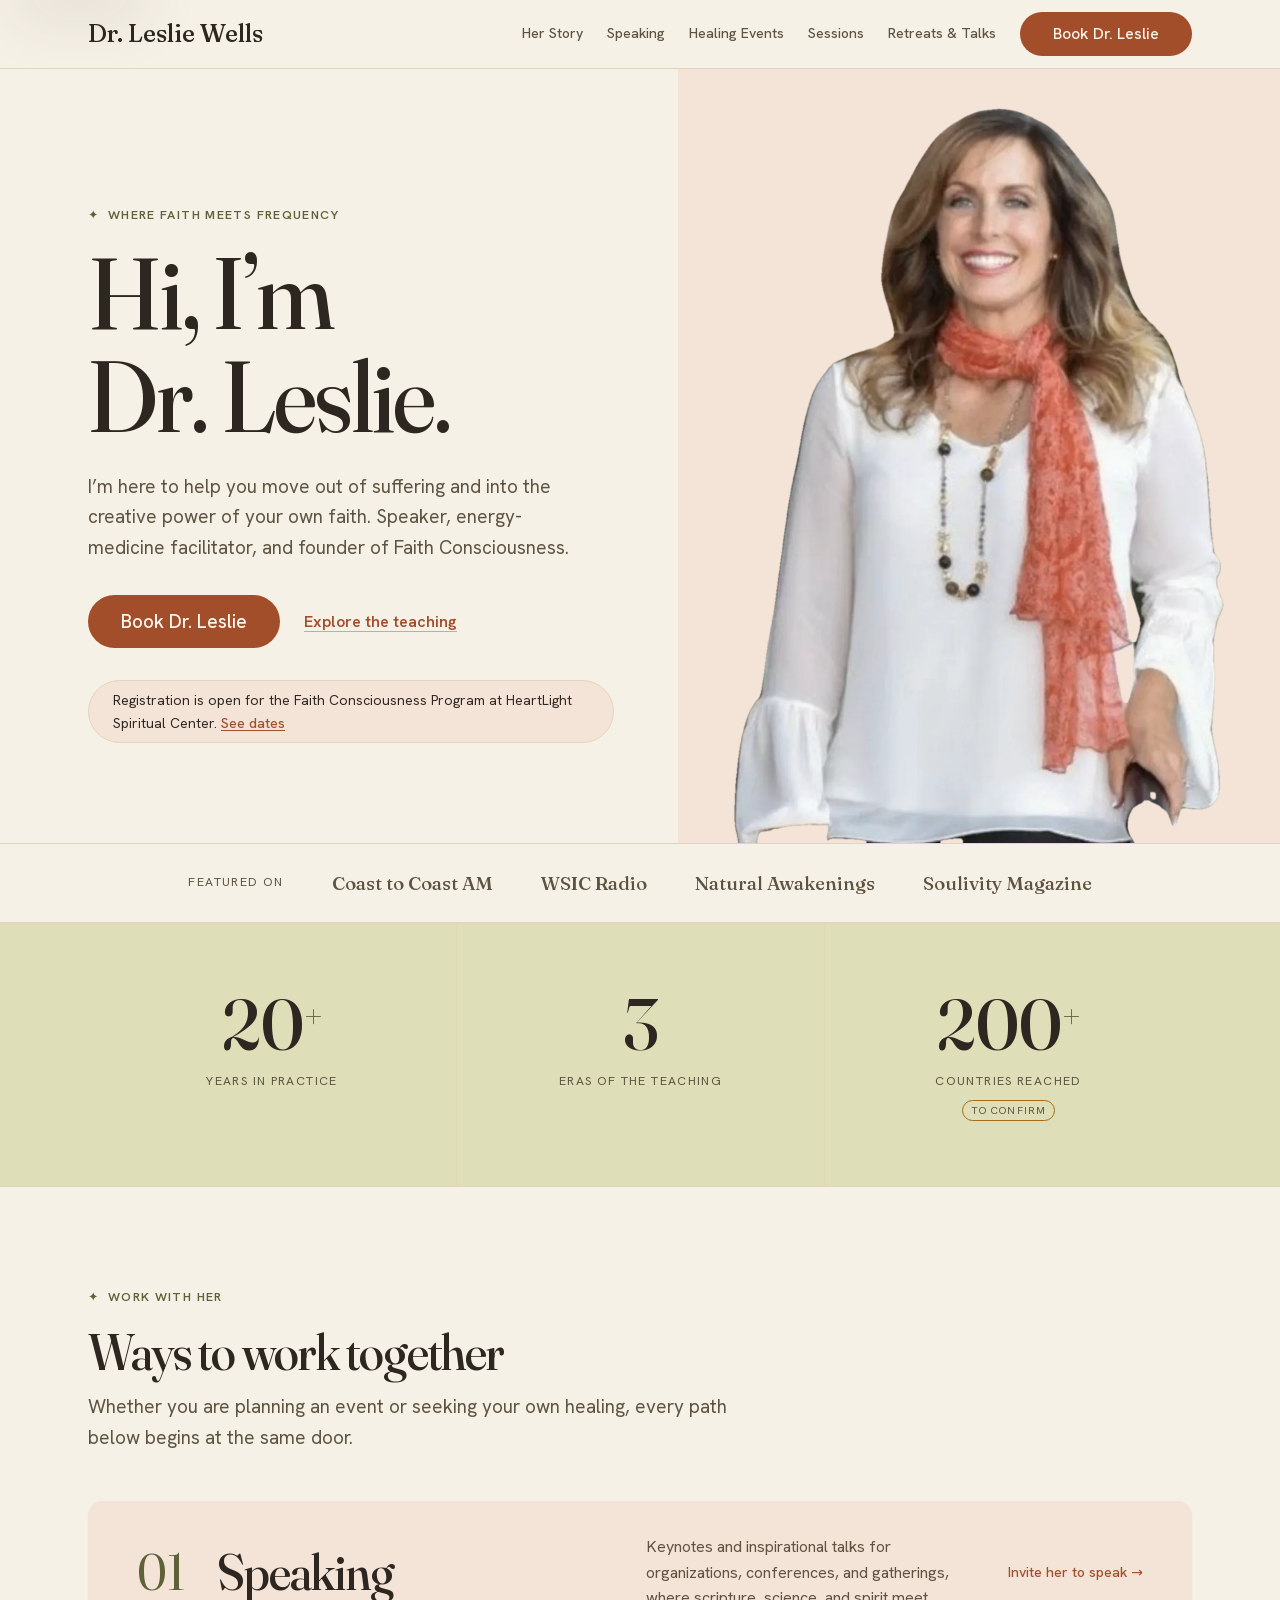
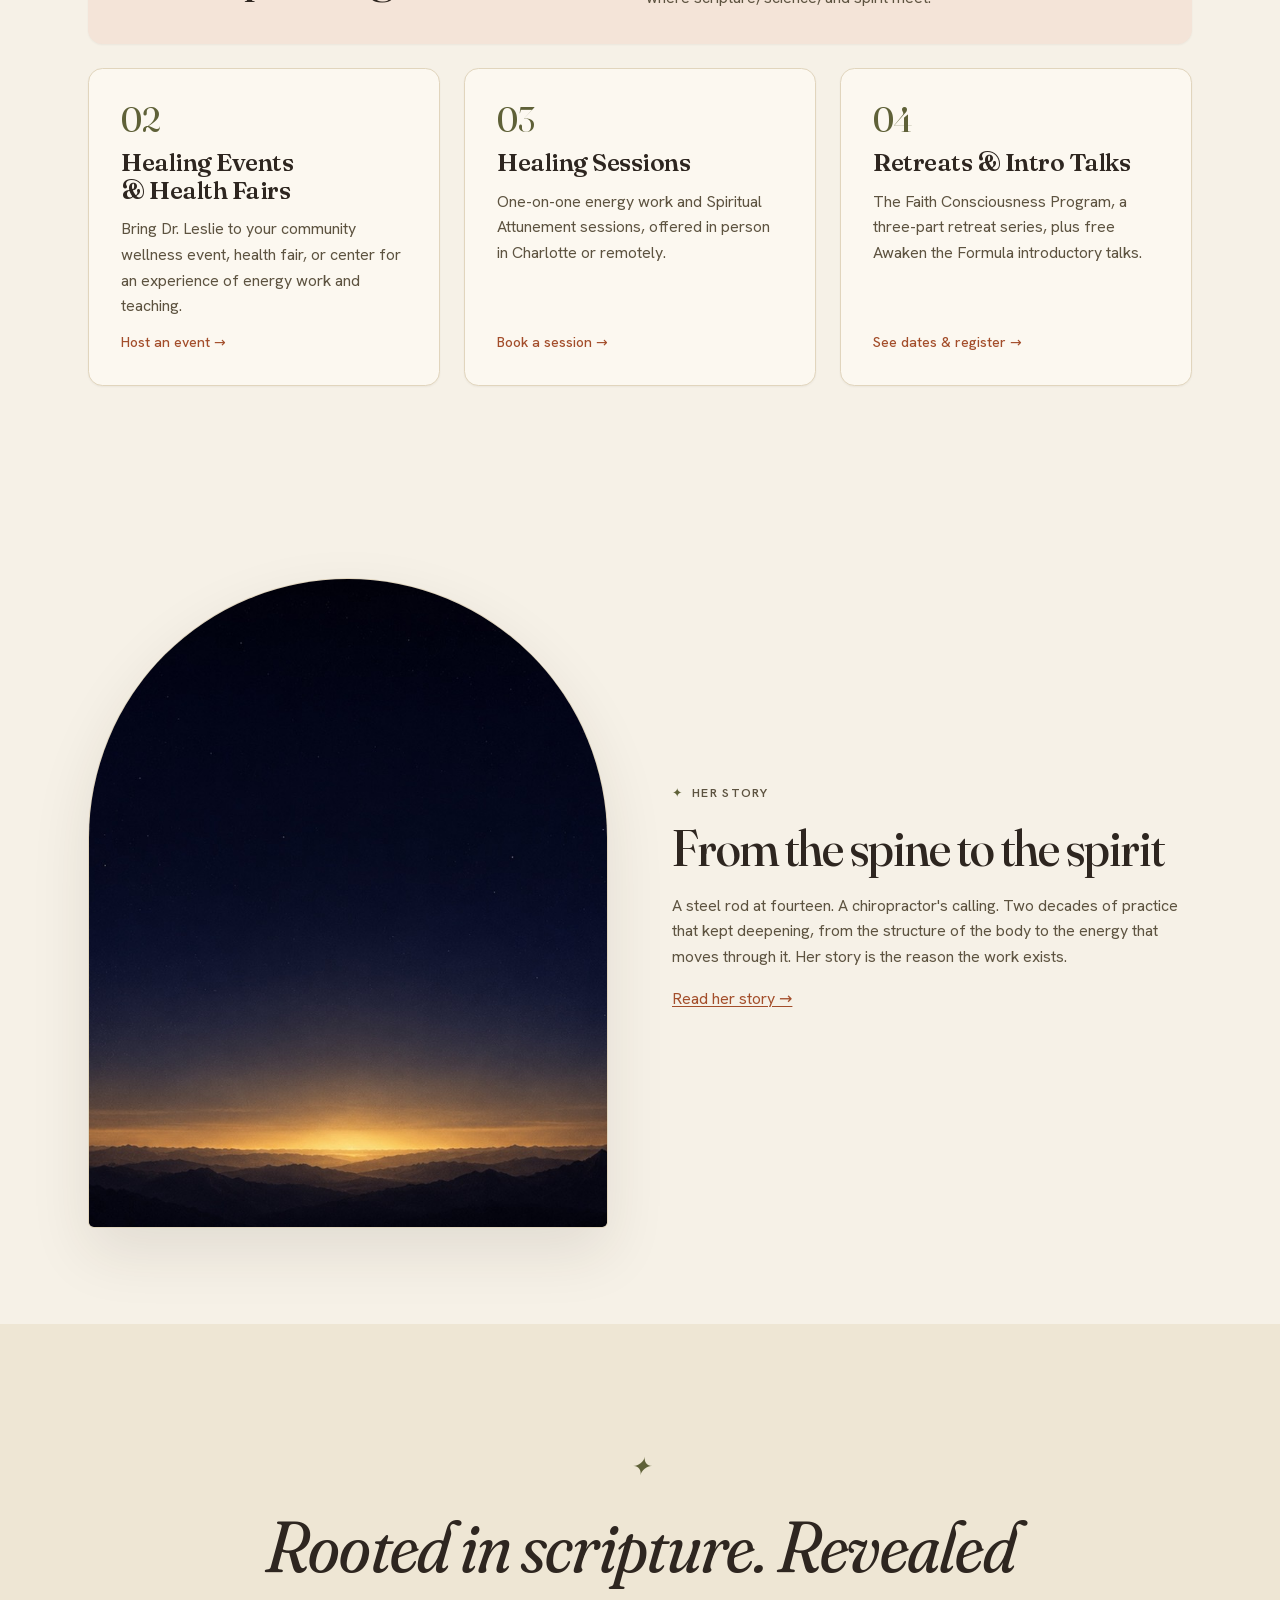
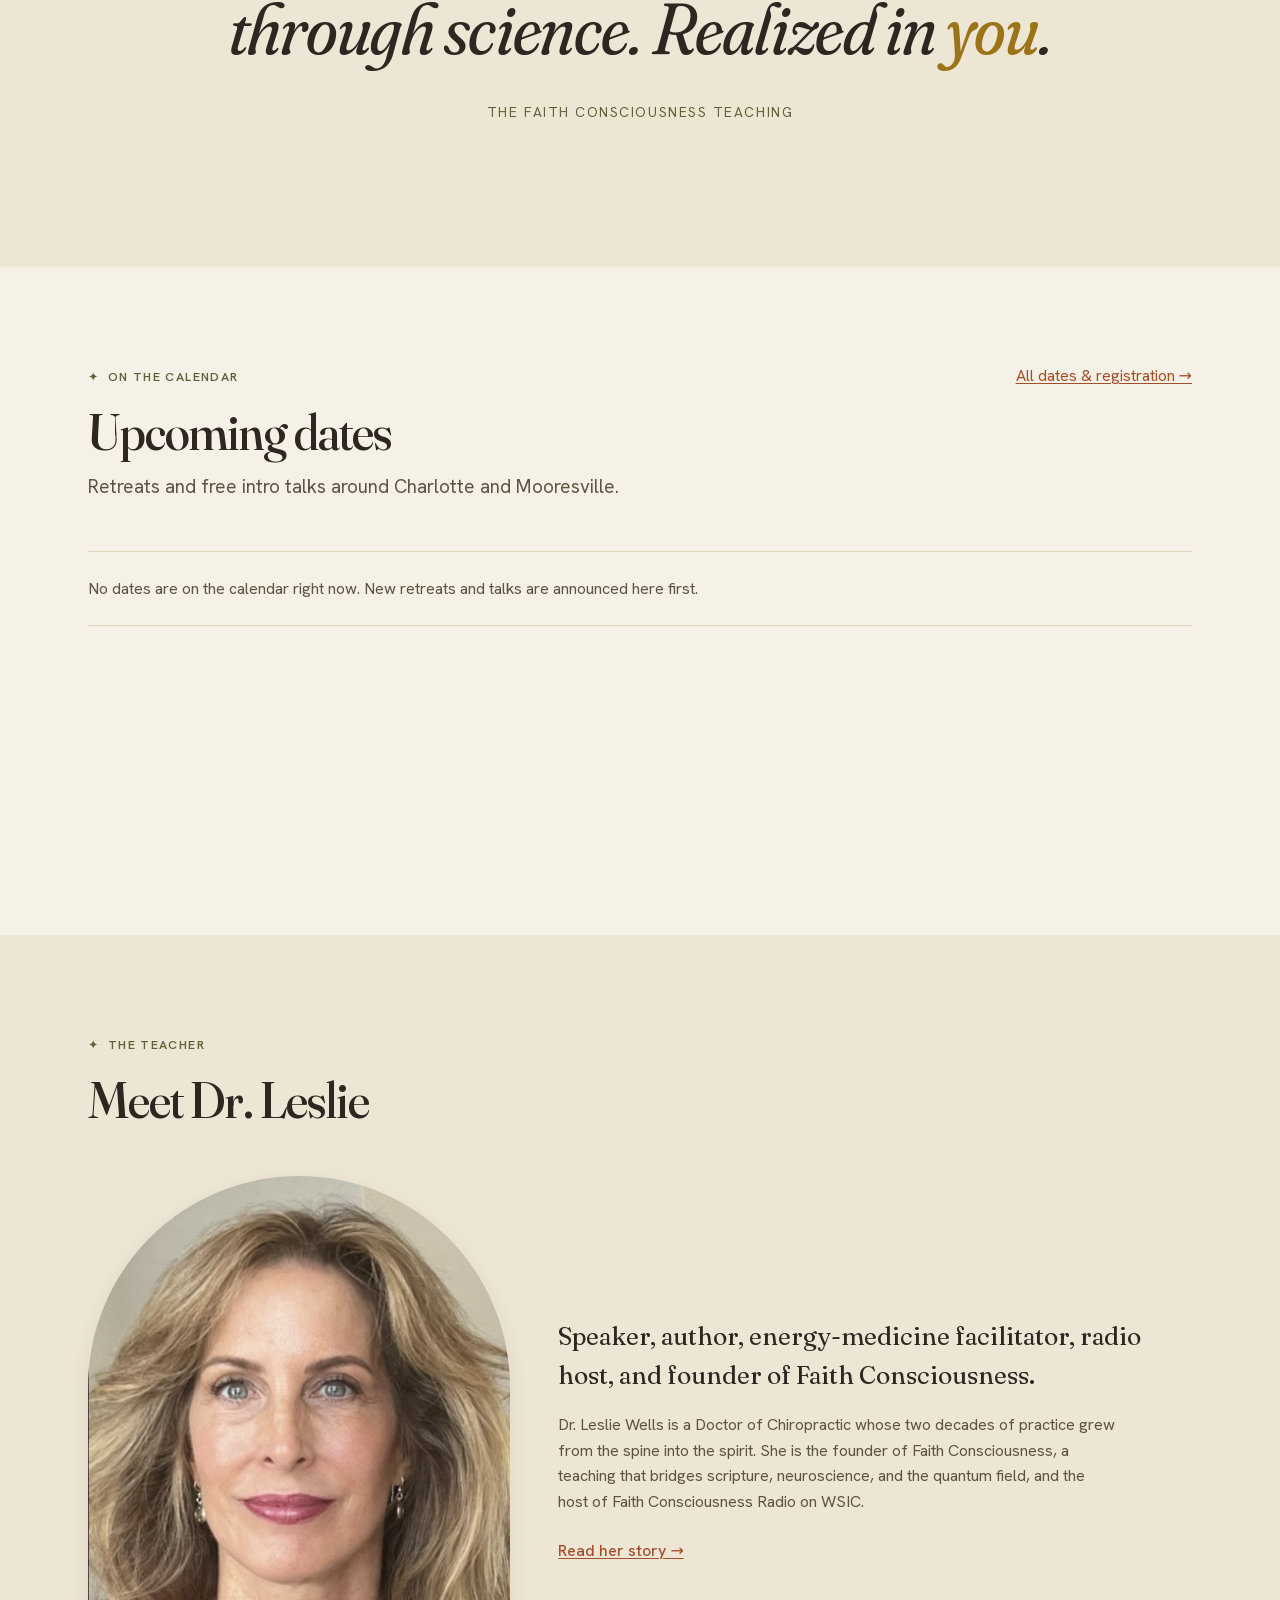
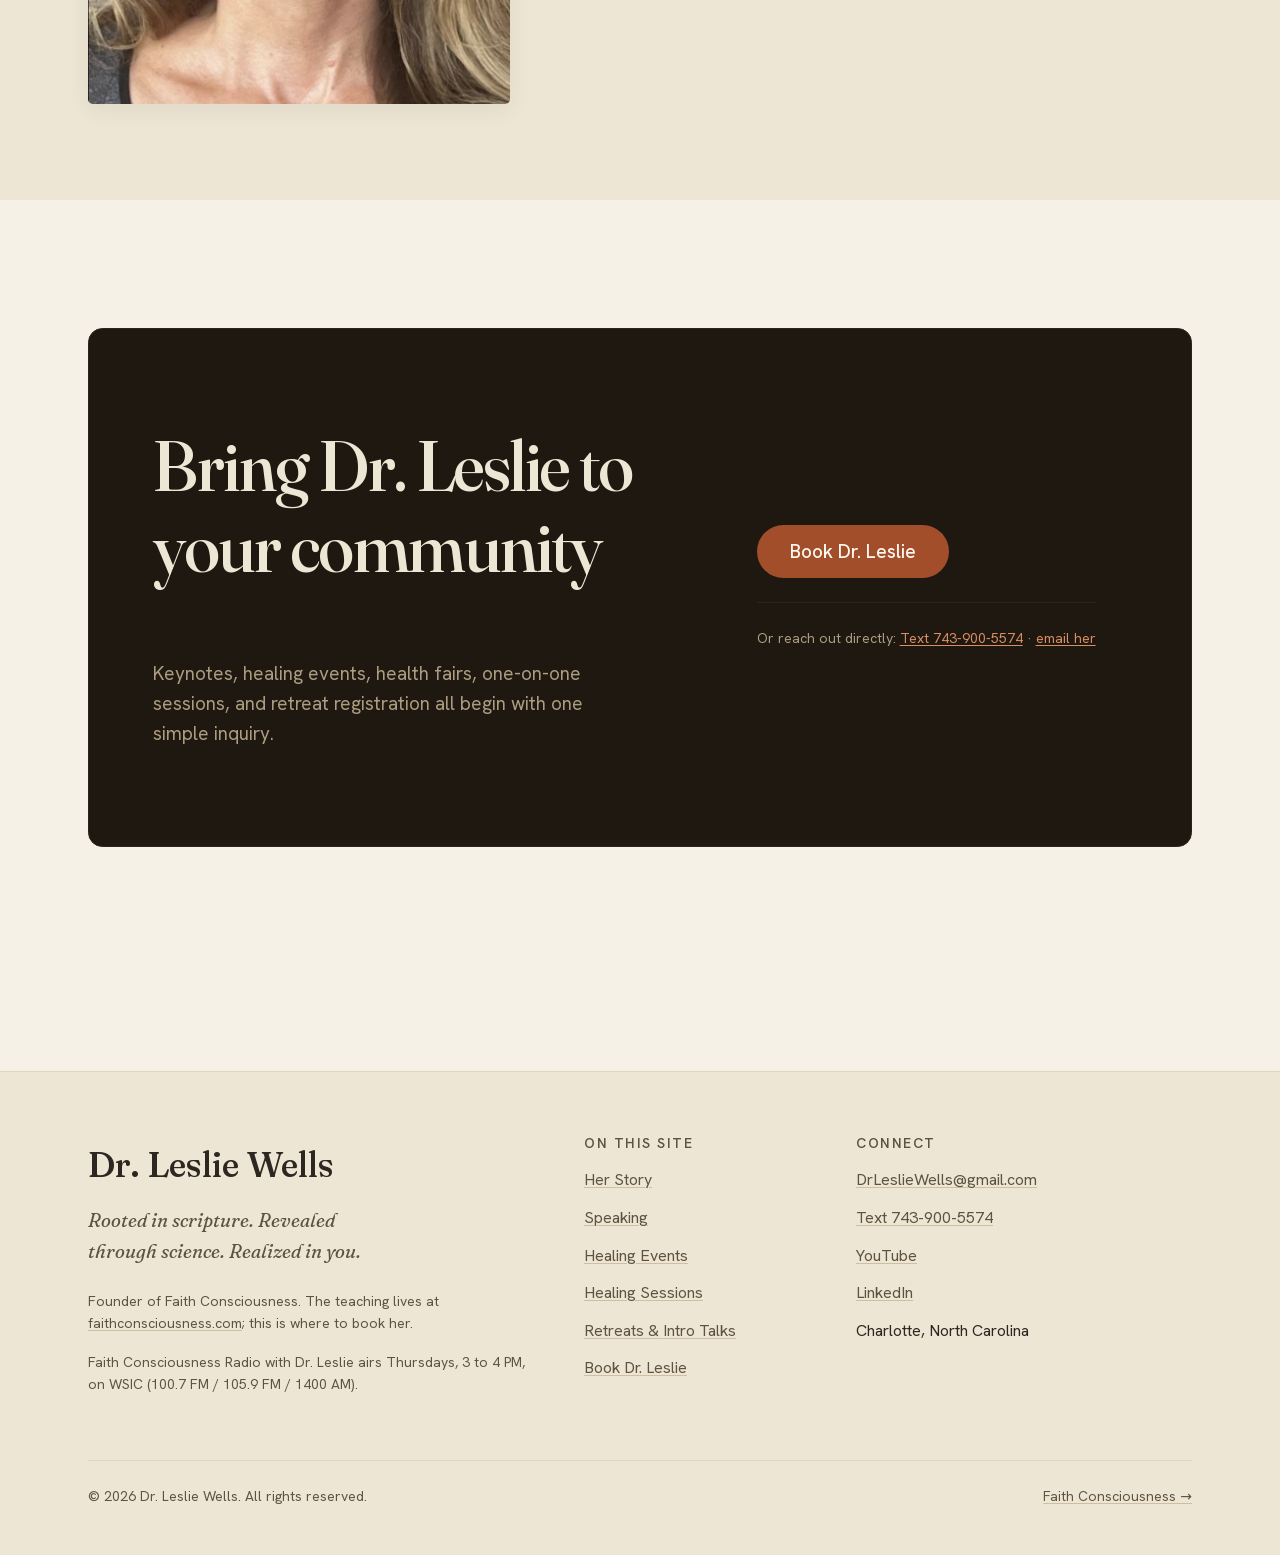
<file: index.html>
<!DOCTYPE html>
<html lang="en" dir="ltr">
<head>
  <meta charset="UTF-8" />
  <meta name="viewport" content="width=device-width, initial-scale=1" />
  <!-- Native form controls + scrollbars follow the site's theme, and the
       phone's browser chrome tints to match the page -->
  <meta name="color-scheme" content="light dark" />
  <meta name="theme-color" content="#F6F1E7" media="(prefers-color-scheme: light)" />
  <meta name="theme-color" content="#1E1811" media="(prefers-color-scheme: dark)" />
  <script>document.documentElement.classList.add("js")</script>

  <!-- SEO -->
  <title>Dr. Leslie Wells | Speaker &amp; Energy-Medicine Facilitator | Charlotte, NC</title>
  <meta name="description" content="Speaker, energy-medicine facilitator, radio host, and founder of Faith Consciousness. Book Dr. Leslie Wells for keynotes, healing events, sessions, and retreats." />
  <link rel="canonical" href="https://drlesliewells.com/" />

  <!-- Open Graph / Twitter -->
  <meta property="og:type" content="website" />
  <meta property="og:title" content="Dr. Leslie Wells | Speaker &amp; Energy-Medicine Facilitator" />
  <meta property="og:description" content="Keynotes, healing events, one-on-one sessions, and the Faith Consciousness retreats. One place to book Dr. Leslie." />
  <meta property="og:url" content="https://drlesliewells.com/" />
  <meta property="og:image" content="https://drlesliewells.com/assets/images/og-home.jpg" />
  <meta property="og:image:width" content="1200" />
  <meta property="og:image:height" content="630" />
  <meta property="og:image:alt" content="Dr. Leslie Wells, speaker and founder of Faith Consciousness" />
  <meta name="twitter:card" content="summary_large_image" />
  <meta name="twitter:image" content="https://drlesliewells.com/assets/images/og-home.jpg" />

  <!-- Fonts: preload the critical subsets, then styles. The italic
       Fraunces renders the manifesto + gold signature word — preloaded
       so the page's boldest moment never swaps in late. -->
  <link rel="preload" href="/assets/fonts/fraunces-var.woff2" as="font" type="font/woff2" crossorigin />
  <link rel="preload" href="/assets/fonts/fraunces-italic-var.woff2" as="font" type="font/woff2" crossorigin />
  <link rel="preload" href="/assets/fonts/hanken-400.woff2" as="font" type="font/woff2" crossorigin />
  <!-- Hero portrait: the LCP-region image, preloaded so she paints immediately -->
  <link rel="preload" href="/assets/images/leslie-hero.webp" as="image" type="image/webp" fetchpriority="high" />
  <link rel="stylesheet" href="/css/fonts.css" />
  <link rel="stylesheet" href="/css/tokens.css" />
  <link rel="stylesheet" href="/css/base.css" />
  <link rel="stylesheet" href="/css/site.css" />

  <link rel="icon" href="/favicon.svg" type="image/svg+xml" />
  <link rel="apple-touch-icon" href="/apple-touch-icon.png" />

  <!-- Structured data: who she is -->
  <script type="application/ld+json">
  {
    "@context": "https://schema.org",
    "@type": "Person",
    "name": "Dr. Leslie Wells",
    "honorificSuffix": "DC",
    "jobTitle": "Speaker, energy-medicine facilitator, radio host",
    "description": "Doctor of Chiropractic, international inspirational speaker, energy-medicine facilitator, and founder of Faith Consciousness.",
    "url": "https://drlesliewells.com/",
    "address": { "@type": "PostalAddress", "addressLocality": "Charlotte", "addressRegion": "NC", "addressCountry": "US" },
    "sameAs": [
      "https://faithconsciousness.com",
      "https://www.youtube.com/channel/UCfDvR4XYsRokVp6NXiUWM1g",
      "https://www.linkedin.com/in/leslie-wells-23040346/"
    ]
  }
  </script>

  <style>
    /* ---------- Featured-on press strip ---------- */
    .featured { border-block: 1px solid var(--color-border); padding-block: var(--p-space-5); }
    .featured__inner {
      display: flex; align-items: center; justify-content: center;
      gap: var(--p-space-5) var(--p-space-7); flex-wrap: wrap;
    }
    .featured__label {
      font-size: var(--p-text-xs); letter-spacing: var(--p-tracking-caps);
      text-transform: uppercase; color: var(--color-text-subtle); margin: 0;
    }
    .featured ul {
      list-style: none; display: flex; gap: var(--p-space-5) var(--p-space-7);
      flex-wrap: wrap; margin: 0; padding: 0; justify-content: center;
    }
    .featured li {
      font-family: var(--font-heading);
      font-variation-settings: "opsz" 40;
      font-size: var(--p-text-lg); font-weight: var(--p-weight-medium);
      color: var(--color-text-muted); white-space: nowrap;
    }
    /* Phone: a composed two-column ledger under the centered label —
       not ragged flex wrapping. It sits right under the hero, so it's
       the second thing every phone visitor sees. */
    @media (max-width: 700px) {
      .featured__inner { flex-direction: column; gap: var(--p-space-4); }
      .featured ul {
        display: grid; grid-template-columns: repeat(2, auto);
        gap: var(--p-space-3) var(--p-space-6); justify-content: center;
      }
      .featured li { font-size: var(--p-text-base); }
    }

    /* ---------- Teacher band ---------- */
    .teacher { background: var(--color-surface-alt); }
    .upcoming .event-list { min-height: 18rem; }
  </style>
</head>
<body>
  <a class="skip-link" href="#main">Skip to content</a>

  <header class="site-header">
    <div class="container site-header__inner">
      <a class="site-header__brand" href="/">Dr.&nbsp;Leslie&nbsp;Wells</a>
      <button class="site-header__toggle" aria-expanded="false" aria-controls="site-nav" aria-label="Menu">
        <span class="bar"></span><span class="bar"></span>
      </button>
      <nav class="site-header__nav" id="site-nav" aria-label="Primary">
        <a href="/story.html">Her Story</a>
        <a href="/speaking.html">Speaking</a>
        <a href="/healing-events.html">Healing Events</a>
        <a href="/sessions.html">Sessions</a>
        <a href="/retreats.html">Retreats &amp; Talks</a>
        <a class="btn" href="/book-dr-leslie.html">Book Dr. Leslie</a>
      </nav>
    </div>
  </header>

  <main id="main">

    <!-- ============ SPLIT HERO ============ -->
    <section class="hero-split" aria-labelledby="hero-title">
      <div class="hero-split__text">
        <div class="hero-split__inner">
          <p class="kicker reveal" style="--i:1"><span class="kicker__mark" aria-hidden="true">&#10022;</span>Where faith meets frequency</p>
          <h1 id="hero-title" class="hero-split__title display reveal" style="--i:2">Hi, I&rsquo;m Dr.&nbsp;Leslie.</h1>
          <p class="hero-split__lede reveal" style="--i:3">
            I&rsquo;m here to help you move out of suffering and into the
            creative power of your own faith. Speaker, energy-medicine
            facilitator, and founder of Faith Consciousness.
          </p>
          <div class="hero-split__actions reveal" style="--i:4">
            <a class="btn btn--lg" href="/book-dr-leslie.html">Book Dr. Leslie</a>
            <a class="hero-split__textlink" href="https://faithconsciousness.com">Explore the teaching</a>
          </div>
          <div class="hero-split__announce">
            <div class="announce" data-announcement hidden></div>
          </div>
        </div>
      </div>
      <div class="hero-split__media reveal reveal--still" style="--i:1">
        <picture>
          <source srcset="/assets/images/leslie-hero.webp" type="image/webp" />
          <img src="/assets/images/leslie-hero.png" alt="Dr. Leslie Wells smiling, in a white blouse and coral scarf, holding a microphone" width="986" height="1447" fetchpriority="high" />
        </picture>
      </div>
    </section>

    <!-- ============ FEATURED-ON STRIP ============ -->
    <section class="featured" aria-label="Featured on">
      <div class="container featured__inner">
        <p class="featured__label">Featured on</p>
        <ul>
          <li>Coast to Coast AM</li>
          <li>WSIC Radio</li>
          <li>Natural Awakenings</li>
          <li>Soulivity Magazine</li>
        </ul>
      </div>
    </section>

    <!-- ============ STATS / CREDIBILITY BAND ============ -->
    <section class="stats" aria-label="At a glance">
      <div class="container">
        <div class="stats__grid">
          <div class="stat reveal">
            <span class="stat__num">20<span class="stat__plus">+</span></span>
            <span class="stat__label">Years in practice</span>
          </div>
          <div class="stat reveal" style="--i:1">
            <span class="stat__num">3</span>
            <span class="stat__label">Eras of the teaching</span>
          </div>
          <div class="stat reveal" style="--i:2">
            <span class="stat__num">200<span class="stat__plus">+</span></span>
            <span class="stat__label">Countries reached</span>
            <span class="stat__flag">To confirm</span>
          </div>
        </div>
      </div>
    </section>

    <!-- ============ OFFERINGS ============ -->
    <section class="section" aria-labelledby="offerings-title">
      <div class="container">
        <div class="section-head reveal">
          <p class="kicker"><span class="kicker__mark" aria-hidden="true">&#10022;</span>Work with her</p>
          <h2 id="offerings-title">Ways to work together</h2>
          <p class="section-head__lede">
            Whether you are planning an event or seeking your own healing,
            every path below begins at the same door.
          </p>
        </div>
        <div class="offers-grid" data-offerings></div>
        <noscript>
          <ul>
            <li><a href="/speaking.html">Speaking</a></li>
            <li><a href="/healing-events.html">Healing Events &amp; Health Fairs</a></li>
            <li><a href="/sessions.html">Healing Sessions</a></li>
            <li><a href="/retreats.html">Retreats &amp; Intro Talks</a></li>
          </ul>
        </noscript>
      </div>
    </section>

    <!-- ============ EDITORIAL STORY BAND ============ -->
    <section class="section" aria-labelledby="story-title">
      <div class="container">
        <div class="editorial__grid">
          <div class="editorial__media editorial__media--arch reveal">
            <img src="/assets/images/story-arch.jpg" alt="First light glowing on the horizon behind dark mountain ridges, under a starry pre-dawn sky" width="1600" height="900" loading="lazy" />
          </div>
          <div class="editorial__body reveal" style="--i:1">
            <p class="kicker"><span class="kicker__mark" aria-hidden="true">&#10022;</span>Her story</p>
            <h2 id="story-title">From the spine to the spirit</h2>
            <p>
              A steel rod at fourteen. A chiropractor's calling. Two decades of
              practice that kept deepening, from the structure of the body to
              the energy that moves through it. Her story is the reason the
              work exists.
            </p>
            <p><a href="/story.html">Read her story &rarr;</a></p>
          </div>
        </div>
      </div>
    </section>

    <!-- ============ MANIFESTO PULL-QUOTE ============ -->
    <!-- The spiritual centerpiece: extra silence (--spacious), a hanging
         star, and the page's ONE gold word. -->
    <section class="section section--spacious manifesto" aria-label="The teaching, in one line">
      <div class="container">
        <blockquote class="manifesto__quote reveal">
          <span class="manifesto__mark" aria-hidden="true">&#10022;</span>
          Rooted in scripture. Revealed through science.
          Realized in <span class="hl-accent">you</span>.
        </blockquote>
        <p class="manifesto__cite reveal" style="--i:1">The Faith Consciousness teaching</p>
      </div>
    </section>

    <!-- ============ UPCOMING DATES ============ -->
    <section class="section upcoming" aria-labelledby="upcoming-title">
      <div class="container">
        <div class="section-head reveal">
          <div class="section-head__row">
            <div>
              <p class="kicker"><span class="kicker__mark" aria-hidden="true">&#10022;</span>On the calendar</p>
              <h2 id="upcoming-title">Upcoming dates</h2>
              <p class="section-head__lede">Retreats and free intro talks around Charlotte and Mooresville.</p>
            </div>
            <p class="section-head__action"><a href="/retreats.html">All dates &amp; registration &rarr;</a></p>
          </div>
        </div>
        <ol class="event-list" data-events data-limit="3"></ol>
        <noscript><p>See <a href="/retreats.html">Retreats &amp; Intro Talks</a> for current dates.</p></noscript>
      </div>
    </section>

    <!-- ============ THE TEACHER ============ -->
    <section class="section teacher" aria-labelledby="teacher-title">
      <div class="container">
        <div class="section-head reveal">
          <p class="kicker"><span class="kicker__mark" aria-hidden="true">&#10022;</span>The teacher</p>
          <h2 id="teacher-title">Meet Dr. Leslie</h2>
        </div>
        <div class="bio-card" data-bio></div>
        <noscript><p><a href="/story.html">Read about Dr. Leslie Wells</a>.</p></noscript>
      </div>
    </section>

    <!-- ============ FINAL CTA ============ -->
    <section class="section section--spacious" aria-labelledby="cta-title">
      <div class="container">
        <div class="cta-band cta-band--editorial reveal" data-theme="dark">
          <h2 id="cta-title">Bring Dr. Leslie to your community</h2>
          <p class="cta-band__lede">
            Keynotes, healing events, health fairs, one-on-one sessions, and
            retreat registration all begin with one simple inquiry.
          </p>
          <div class="cta-band__actions">
            <a class="btn btn--lg" href="/book-dr-leslie.html">Book Dr. Leslie</a>
            <p class="cta-band__alt">
              Or reach out directly:
              <a data-site="phone_text_line" data-site-href="phone_sms" href="sms:+17439005574">Text 743-900-5574</a>
              &middot; <a data-site-href="email" href="mailto:DrLeslieWells@gmail.com">email her</a>
            </p>
          </div>
        </div>
      </div>
    </section>
  </main>

  <footer class="site-footer">
    <div class="container">
      <div class="site-footer__grid">
        <div>
          <p class="site-footer__brand">Dr. Leslie Wells</p>
          <p class="site-footer__voice voice">Rooted in scripture. Revealed through science. Realized in you.</p>
          <p class="site-footer__note">
            Founder of Faith Consciousness. The teaching lives at
            <a data-site-href="teaching_site_url" href="https://faithconsciousness.com">faithconsciousness.com</a>;
            this is where to book her.
          </p>
          <p class="site-footer__note" data-site="radio_line">
            Faith Consciousness Radio with Dr. Leslie airs Thursdays, 3 to 4 PM,
            on WSIC (100.7 FM / 105.9 FM / 1400 AM).
          </p>
        </div>
        <nav aria-label="Footer">
          <h2>On this site</h2>
          <ul>
            <li><a href="/story.html">Her Story</a></li>
            <li><a href="/speaking.html">Speaking</a></li>
            <li><a href="/healing-events.html">Healing Events</a></li>
            <li><a href="/sessions.html">Healing Sessions</a></li>
            <li><a href="/retreats.html">Retreats &amp; Intro Talks</a></li>
            <li><a href="/book-dr-leslie.html">Book Dr. Leslie</a></li>
          </ul>
        </nav>
        <div>
          <h2>Connect</h2>
          <ul>
            <li><a data-site-href="email" href="mailto:DrLeslieWells@gmail.com">DrLeslieWells@gmail.com</a></li>
            <li><a data-site="phone_text_line" data-site-href="phone_sms" href="sms:+17439005574">Text 743-900-5574</a></li>
            <li><a data-site-href="youtube_url" href="https://www.youtube.com/channel/UCfDvR4XYsRokVp6NXiUWM1g">YouTube</a></li>
            <li><a data-site-href="linkedin_url" href="https://www.linkedin.com/in/leslie-wells-23040346/">LinkedIn</a></li>
            <li><span data-site="location_line">Charlotte, North Carolina</span></li>
          </ul>
        </div>
      </div>
      <div class="site-footer__bottom">
        <p>&copy; <span id="year">2026</span> Dr. Leslie Wells. All rights reserved.</p>
        <p><a href="https://faithconsciousness.com">Faith Consciousness &rarr;</a></p>
      </div>
    </div>
  </footer>

  <script src="/js/nav.js" defer></script>
  <script src="/js/reveal.js" defer></script>
  <script src="/js/render.js" defer></script>
</body>
</html>
</file>
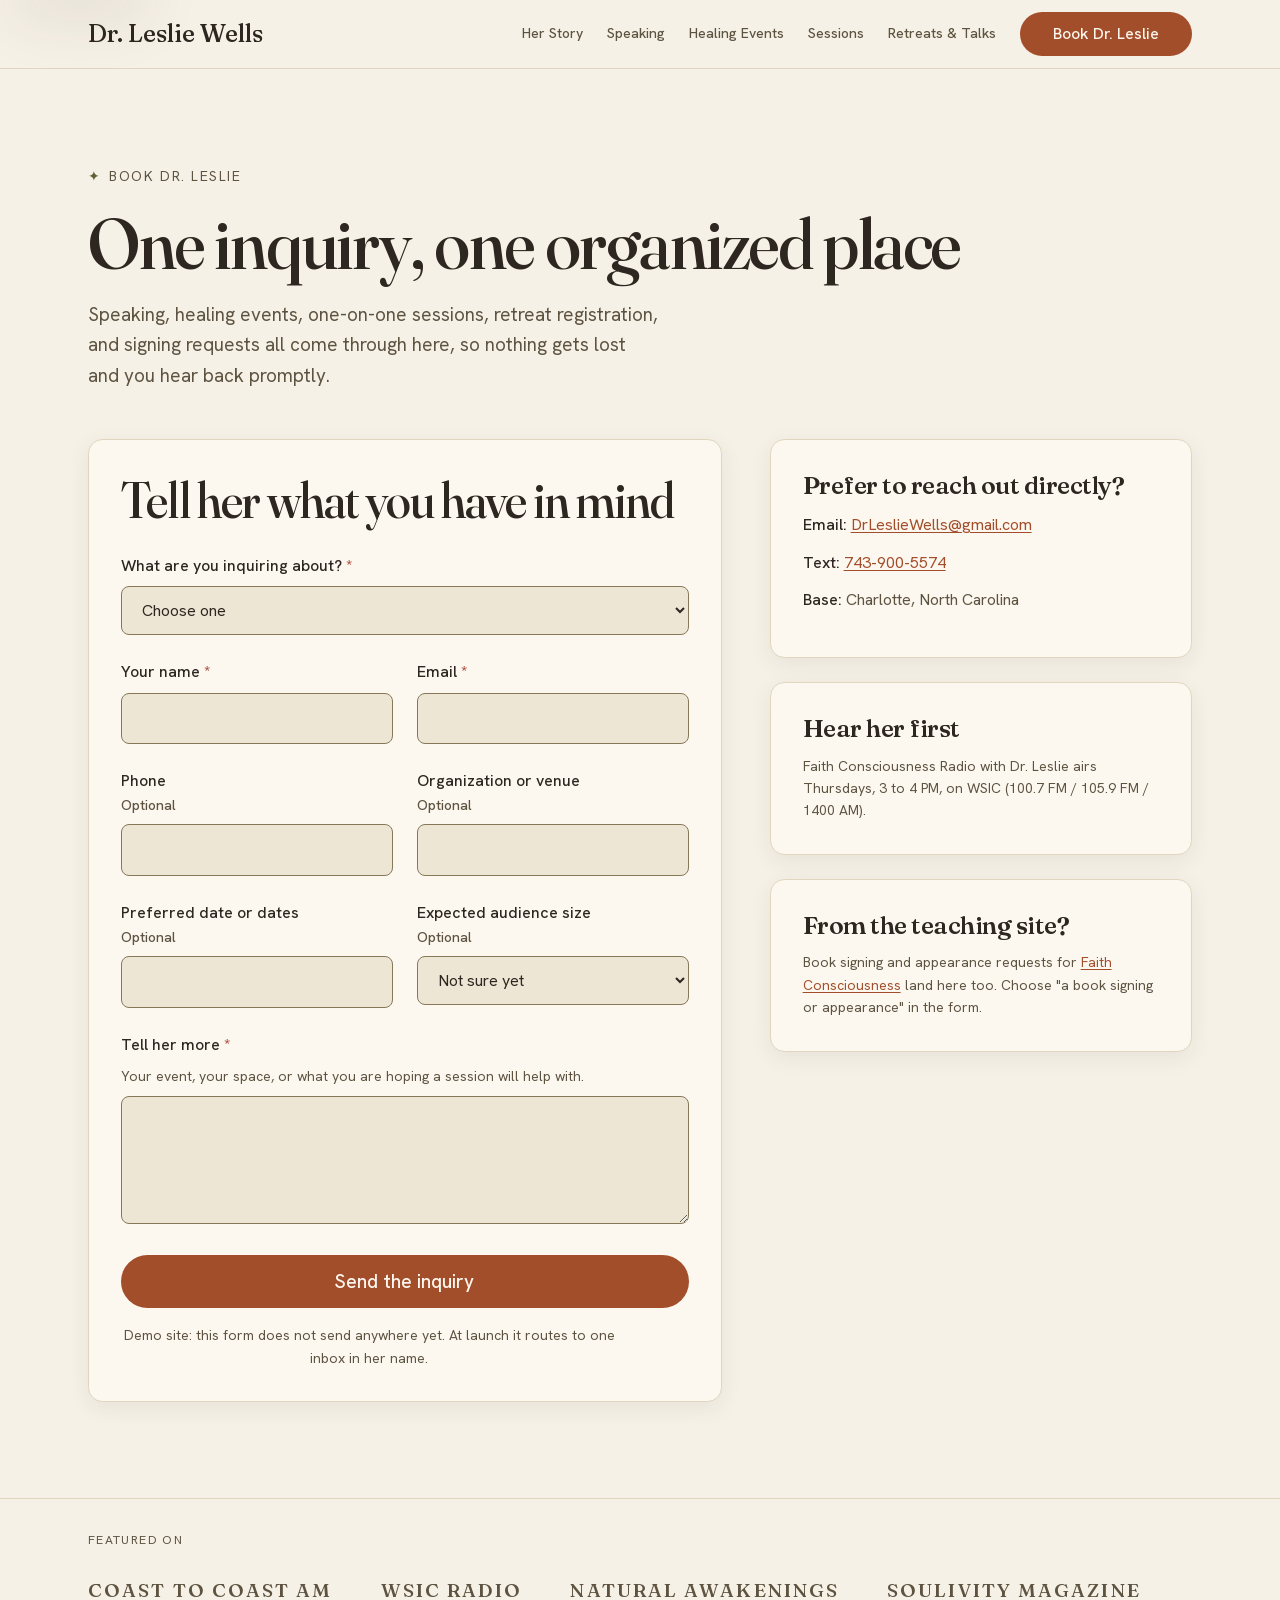
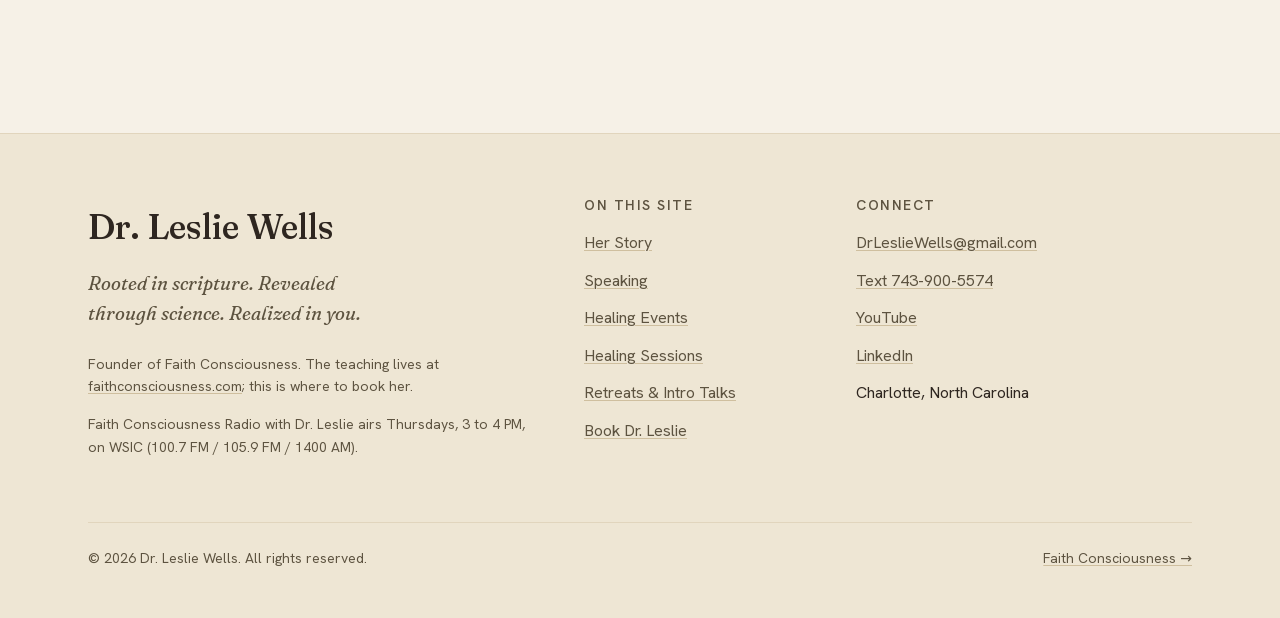
<file: book-dr-leslie.html>
<!DOCTYPE html>
<html lang="en" dir="ltr">
<head>
  <meta charset="UTF-8" />
  <meta name="viewport" content="width=device-width, initial-scale=1" />
  <!-- Native form controls + scrollbars follow the site's theme, and the
       phone's browser chrome tints to match the page -->
  <meta name="color-scheme" content="light dark" />
  <meta name="theme-color" content="#F6F1E7" media="(prefers-color-scheme: light)" />
  <meta name="theme-color" content="#1E1811" media="(prefers-color-scheme: dark)" />
  <script>document.documentElement.classList.add("js")</script>

  <!-- SEO -->
  <title>Book Dr. Leslie | Dr. Leslie Wells</title>
  <meta name="description" content="One place to book Dr. Leslie Wells: speaking engagements, healing events and health fairs, one-on-one sessions, retreat registration, and signing requests." />
  <link rel="canonical" href="https://drlesliewells.com/book-dr-leslie.html" />

  <!-- Open Graph / Twitter -->
  <meta property="og:type" content="website" />
  <meta property="og:title" content="Book Dr. Leslie" />
  <meta property="og:description" content="Speaking, healing events, sessions, and retreat registration: one inquiry, one organized place." />
  <meta property="og:url" content="https://drlesliewells.com/book-dr-leslie.html" />
  <meta property="og:image" content="https://drlesliewells.com/assets/images/og-home.jpg" />
  <meta property="og:image:width" content="1200" />
  <meta property="og:image:height" content="630" />
  <meta property="og:image:alt" content="Dr. Leslie Wells, speaker and founder of Faith Consciousness" />
  <meta name="twitter:card" content="summary_large_image" />
  <meta name="twitter:image" content="https://drlesliewells.com/assets/images/og-home.jpg" />

  <!-- Fonts: preload the two critical subsets, then styles -->
  <link rel="preload" href="/assets/fonts/fraunces-var.woff2" as="font" type="font/woff2" crossorigin />
  <link rel="preload" href="/assets/fonts/hanken-400.woff2" as="font" type="font/woff2" crossorigin />
  <link rel="stylesheet" href="/css/fonts.css" />
  <link rel="stylesheet" href="/css/tokens.css" />
  <link rel="stylesheet" href="/css/base.css" />
  <link rel="stylesheet" href="/css/site.css" />

  <link rel="icon" href="/favicon.svg" type="image/svg+xml" />
  <link rel="apple-touch-icon" href="/apple-touch-icon.png" />

  <style>
    /* hero (.offer-hero): shared, in css/site.css */
    .offer-hero__lede { margin-bottom: 0; }
    .book-section { padding-top: 0; }

    /* ---------- Layout: form + aside ---------- */
    .book-grid {
      display: grid;
      grid-template-columns: minmax(0, 3fr) minmax(16rem, 2fr);
      gap: var(--p-space-7);
      align-items: start;
    }
    @media (max-width: 860px) {
      .book-grid { grid-template-columns: 1fr; }
    }

    /* ---------- The form ---------- */
    .inquiry { background: var(--color-surface); border: 1px solid var(--color-border); border-radius: var(--card-radius); box-shadow: var(--card-shadow); padding: var(--p-space-6); }
    .inquiry__title { margin-bottom: var(--p-space-5); }
    .field { margin-bottom: var(--p-space-5); }
    .field label {
      display: block;
      font-weight: var(--p-weight-medium);
      margin-bottom: var(--p-space-2);
    }
    .field .hint {
      display: block;
      font-size: var(--p-text-sm);
      color: var(--color-text-muted);
      margin-bottom: var(--p-space-2);
    }
    .field input,
    .field select,
    .field textarea {
      width: 100%;
      font: inherit;
      color: var(--color-text);
      background: var(--color-surface-alt); /* recessed fill: reads as a field */
      border: 1px solid var(--color-border-input); /* clears 3:1 on the card */
      border-radius: var(--p-radius-md);
      padding: var(--p-space-3) var(--p-space-4);
      transition: border-color var(--p-dur-fast) var(--p-ease);
    }
    .field input:hover, .field select:hover, .field textarea:hover {
      border-color: var(--color-text);
    }
    .field input:user-invalid, .field textarea:user-invalid, .field select:user-invalid {
      border-color: var(--color-danger);
    }
    .field textarea { min-height: 8rem; resize: vertical; }
    .field--row {
      display: grid;
      grid-template-columns: repeat(auto-fit, minmax(min(100%, 14rem), 1fr));
      gap: var(--p-space-5);
    }
    .field--row .field { margin-bottom: 0; }
    .field--row { margin-bottom: var(--p-space-5); }
    .req { color: var(--color-danger); }
    .inquiry .btn { width: 100%; justify-content: center; }
    .inquiry__demo-note {
      margin: var(--p-space-4) 0 0;
      font-size: var(--p-text-sm);
      color: var(--color-text-muted);
      text-align: center;
    }

    /* Success panel (hidden until demo submit) */
    .success {
      background: var(--color-primary-soft);
      border: 1px solid var(--color-border-strong);
      border-radius: var(--card-radius);
      padding: var(--p-space-6);
    }
    .success h2 { font-size: var(--p-text-2xl); }
    .success p { color: var(--color-text); }
    .success .stub-pill {
      display: inline-block;
      font-size: var(--p-text-xs);
      letter-spacing: var(--p-tracking-caps);
      text-transform: uppercase;
      font-weight: var(--p-weight-semibold);
      color: var(--color-text-muted);
      border: 1px dashed var(--color-border-strong);
      border-radius: var(--p-radius-full);
      padding: var(--p-space-1) var(--p-space-3);
      margin-bottom: var(--p-space-4);
    }

    /* ---------- Aside ---------- */
    .direct h3 { font-size: var(--p-text-xl); }
    .direct ul { list-style: none; margin: 0; padding: 0; }
    .direct li { margin-bottom: var(--p-space-3); color: var(--color-text-muted); }
    .direct li strong { color: var(--color-text); font-weight: var(--p-weight-medium); }
    .direct .card + .card { margin-top: var(--p-space-5); }
    .direct .card p { font-size: var(--p-text-sm); color: var(--color-text-muted); margin: 0; }
    .direct .card h3 { margin-bottom: var(--p-space-3); }

    /* ---------- Press strip ---------- */
    .press {
      border-top: 1px solid var(--color-border);
      padding-block: var(--p-space-6);
    }
    .press__inner {
      display: flex;
      align-items: center;
      gap: var(--p-space-5) var(--p-space-7);
      flex-wrap: wrap;
    }
    .press__label {
      font-size: var(--p-text-xs);
      letter-spacing: var(--p-tracking-caps);
      text-transform: uppercase;
      color: var(--color-text-subtle);
      margin: 0;
    }
    .press ul {
      list-style: none;
      display: flex;
      gap: var(--p-space-5) var(--p-space-7);
      flex-wrap: wrap;
      margin: 0;
      padding: 0;
    }
    .press li {
      font-family: var(--font-heading);
      font-size: var(--p-text-lg);
      font-weight: var(--p-weight-medium);
      letter-spacing: var(--p-tracking-caps);
      color: var(--color-text-muted);
      text-transform: uppercase;
      white-space: nowrap;
    }
  </style>
</head>
<body>
  <a class="skip-link" href="#main">Skip to content</a>

  <header class="site-header">
    <div class="container site-header__inner">
      <a class="site-header__brand" href="/">Dr.&nbsp;Leslie&nbsp;Wells</a>
      <button class="site-header__toggle" aria-expanded="false" aria-controls="site-nav" aria-label="Menu">
        <span class="bar"></span><span class="bar"></span>
      </button>
      <nav class="site-header__nav" id="site-nav" aria-label="Primary">
        <a href="/story.html">Her Story</a>
        <a href="/speaking.html">Speaking</a>
        <a href="/healing-events.html">Healing Events</a>
        <a href="/sessions.html">Sessions</a>
        <a href="/retreats.html">Retreats &amp; Talks</a>
        <a class="btn" href="/book-dr-leslie.html">Book Dr. Leslie</a>
      </nav>
    </div>
  </header>

  <main id="main">

    <!-- ============ HERO ============ -->
    <section class="offer-hero">
      <div class="container">
        <p class="eyebrow"><span class="star" aria-hidden="true">&#10022;</span>Book Dr. Leslie</p>
        <h1>One inquiry, one organized place</h1>
        <p class="offer-hero__lede">
          Speaking, healing events, one-on-one sessions, retreat
          registration, and signing requests all come through here, so
          nothing gets lost and you hear back promptly.
        </p>
      </div>
    </section>

    <!-- ============ FORM + DIRECT ============ -->
    <section class="section book-section" aria-labelledby="form-title">
      <div class="container">
        <div class="book-grid">
          <div>
            <form class="inquiry" id="inquiry-form" aria-labelledby="form-title">
              <h2 id="form-title" class="inquiry__title">Tell her what you have in mind</h2>

              <div class="field">
                <label for="f-topic">What are you inquiring about? <span class="req" aria-hidden="true">*</span></label>
                <select id="f-topic" name="topic" required>
                  <option value="">Choose one</option>
                  <option value="speaking">A speaking engagement</option>
                  <option value="healing-event">A healing event or health fair</option>
                  <option value="session">A one-on-one session</option>
                  <option value="retreat">Retreat registration</option>
                  <option value="intro-talk">A free intro talk RSVP</option>
                  <option value="signing">A book signing or appearance</option>
                  <option value="other">Something else</option>
                </select>
              </div>

              <div class="field--row">
                <div class="field">
                  <label for="f-name">Your name <span class="req" aria-hidden="true">*</span></label>
                  <input id="f-name" name="name" type="text" autocomplete="name" required />
                </div>
                <div class="field">
                  <label for="f-email">Email <span class="req" aria-hidden="true">*</span></label>
                  <input id="f-email" name="email" type="email" autocomplete="email" required />
                </div>
              </div>

              <div class="field--row">
                <div class="field">
                  <label for="f-phone">Phone <span class="hint">Optional</span></label>
                  <input id="f-phone" name="phone" type="tel" autocomplete="tel" />
                </div>
                <div class="field">
                  <label for="f-org">Organization or venue <span class="hint">Optional</span></label>
                  <input id="f-org" name="org" type="text" autocomplete="organization" />
                </div>
              </div>

              <div class="field--row">
                <div class="field">
                  <label for="f-dates">Preferred date or dates <span class="hint">Optional</span></label>
                  <input id="f-dates" name="dates" type="text" />
                </div>
                <div class="field">
                  <label for="f-size">Expected audience size <span class="hint">Optional</span></label>
                  <select id="f-size" name="size">
                    <option value="">Not sure yet</option>
                    <option>Under 25</option>
                    <option>25 to 100</option>
                    <option>100 to 500</option>
                    <option>More than 500</option>
                    <option>Not applicable</option>
                  </select>
                </div>
              </div>

              <div class="field">
                <label for="f-message">Tell her more <span class="req" aria-hidden="true">*</span></label>
                <span class="hint">Your event, your space, or what you are hoping a session will help with.</span>
                <textarea id="f-message" name="message" required></textarea>
              </div>

              <button class="btn btn--lg" type="submit">Send the inquiry</button>
              <p class="inquiry__demo-note">
                Demo site: this form does not send anywhere yet. At launch it
                routes to one inbox in her name.
              </p>
            </form>

            <div class="success" id="inquiry-success" hidden role="status">
              <p class="stub-pill">Demo placeholder</p>
              <h2>Thank you<span id="success-name"></span>.</h2>
              <p>
                On the live site, this inquiry would now be in Dr. Leslie's
                booking inbox with everything you just shared, and you would
                receive a confirmation by email.
              </p>
              <p>
                This demo does not send anything. To actually reach her,
                use the direct contacts beside this form.
              </p>
            </div>

            <noscript>
              <p>
                This demo form needs JavaScript. To reach Dr. Leslie
                directly, email
                <a href="mailto:DrLeslieWells@gmail.com">DrLeslieWells@gmail.com</a>
                or text 743-900-5574.
              </p>
            </noscript>
          </div>

          <aside class="direct" aria-label="Direct contact">
            <div class="card">
              <h3>Prefer to reach out directly?</h3>
              <ul>
                <li><strong>Email:</strong> <a data-site-href="email" href="mailto:DrLeslieWells@gmail.com">DrLeslieWells@gmail.com</a></li>
                <li><strong>Text:</strong> <a data-site-href="phone_sms" href="sms:+17439005574">743-900-5574</a></li>
                <li><strong>Base:</strong> <span data-site="location_line">Charlotte, North Carolina</span></li>
              </ul>
            </div>
            <div class="card">
              <h3>Hear her first</h3>
              <p data-site="radio_line">
                Faith Consciousness Radio with Dr. Leslie airs Thursdays,
                3 to 4 PM, on WSIC (100.7 FM / 105.9 FM / 1400 AM).
              </p>
            </div>
            <div class="card">
              <h3>From the teaching site?</h3>
              <p>
                Book signing and appearance requests for
                <a href="https://faithconsciousness.com">Faith Consciousness</a>
                land here too. Choose "a book signing or appearance" in the
                form.
              </p>
            </div>
          </aside>
        </div>
      </div>
    </section>

    <!-- ============ PRESS ============ -->
    <section class="press" aria-label="Featured on">
      <div class="container press__inner">
        <p class="press__label">Featured on</p>
        <ul>
          <li>Coast to Coast AM</li>
          <li>WSIC Radio</li>
          <li>Natural Awakenings</li>
          <li>Soulivity Magazine</li>
        </ul>
      </div>
    </section>
  </main>

  <footer class="site-footer">
    <div class="container">
      <div class="site-footer__grid">
        <div>
          <p class="site-footer__brand">Dr. Leslie Wells</p>
          <p class="site-footer__voice voice">Rooted in scripture. Revealed through science. Realized in you.</p>
          <p class="site-footer__note">
            Founder of Faith Consciousness. The teaching lives at
            <a data-site-href="teaching_site_url" href="https://faithconsciousness.com">faithconsciousness.com</a>;
            this is where to book her.
          </p>
          <p class="site-footer__note" data-site="radio_line">
            Faith Consciousness Radio with Dr. Leslie airs Thursdays, 3 to 4 PM,
            on WSIC (100.7 FM / 105.9 FM / 1400 AM).
          </p>
        </div>
        <nav aria-label="Footer">
          <h2>On this site</h2>
          <ul>
            <li><a href="/story.html">Her Story</a></li>
            <li><a href="/speaking.html">Speaking</a></li>
            <li><a href="/healing-events.html">Healing Events</a></li>
            <li><a href="/sessions.html">Healing Sessions</a></li>
            <li><a href="/retreats.html">Retreats &amp; Intro Talks</a></li>
            <li><a href="/book-dr-leslie.html">Book Dr. Leslie</a></li>
          </ul>
        </nav>
        <div>
          <h2>Connect</h2>
          <ul>
            <li><a data-site-href="email" href="mailto:DrLeslieWells@gmail.com">DrLeslieWells@gmail.com</a></li>
            <li><a data-site="phone_text_line" data-site-href="phone_sms" href="sms:+17439005574">Text 743-900-5574</a></li>
            <li><a data-site-href="youtube_url" href="https://www.youtube.com/channel/UCfDvR4XYsRokVp6NXiUWM1g">YouTube</a></li>
            <li><a data-site-href="linkedin_url" href="https://www.linkedin.com/in/leslie-wells-23040346/">LinkedIn</a></li>
            <li><span data-site="location_line">Charlotte, North Carolina</span></li>
          </ul>
        </div>
      </div>
      <div class="site-footer__bottom">
        <p>&copy; <span id="year">2026</span> Dr. Leslie Wells. All rights reserved.</p>
        <p><a href="https://faithconsciousness.com">Faith Consciousness &rarr;</a></p>
      </div>
    </div>
  </footer>

  <script src="/js/nav.js" defer></script>
  <script src="/js/reveal.js" defer></script>
  <script src="/js/render.js" defer></script>
  <script>
    /* Page-specific: preselect the topic from ?topic=, and demo-submit. */
    (function () {
      "use strict";
      document.addEventListener("DOMContentLoaded", function () {
        var form = document.getElementById("inquiry-form");
        var success = document.getElementById("inquiry-success");
        var topic = document.getElementById("f-topic");

        /* ?topic=speaking|healing-event|session|retreat|intro-talk|signing */
        var wanted = new URLSearchParams(location.search).get("topic");
        if (wanted && topic.querySelector('option[value="' + wanted + '"]')) {
          topic.value = wanted;
        }

        form.addEventListener("submit", function (e) {
          e.preventDefault();
          if (!form.reportValidity()) return;
          var name = document.getElementById("f-name").value.trim().split(/\s+/)[0];
          if (name) document.getElementById("success-name").textContent = ", " + name;
          form.hidden = true;
          success.hidden = false;
          success.scrollIntoView({ block: "center" });
          success.focus && success.setAttribute("tabindex", "-1");
          success.focus();
        });
      });
    })();
  </script>
</body>
</html>
</file>
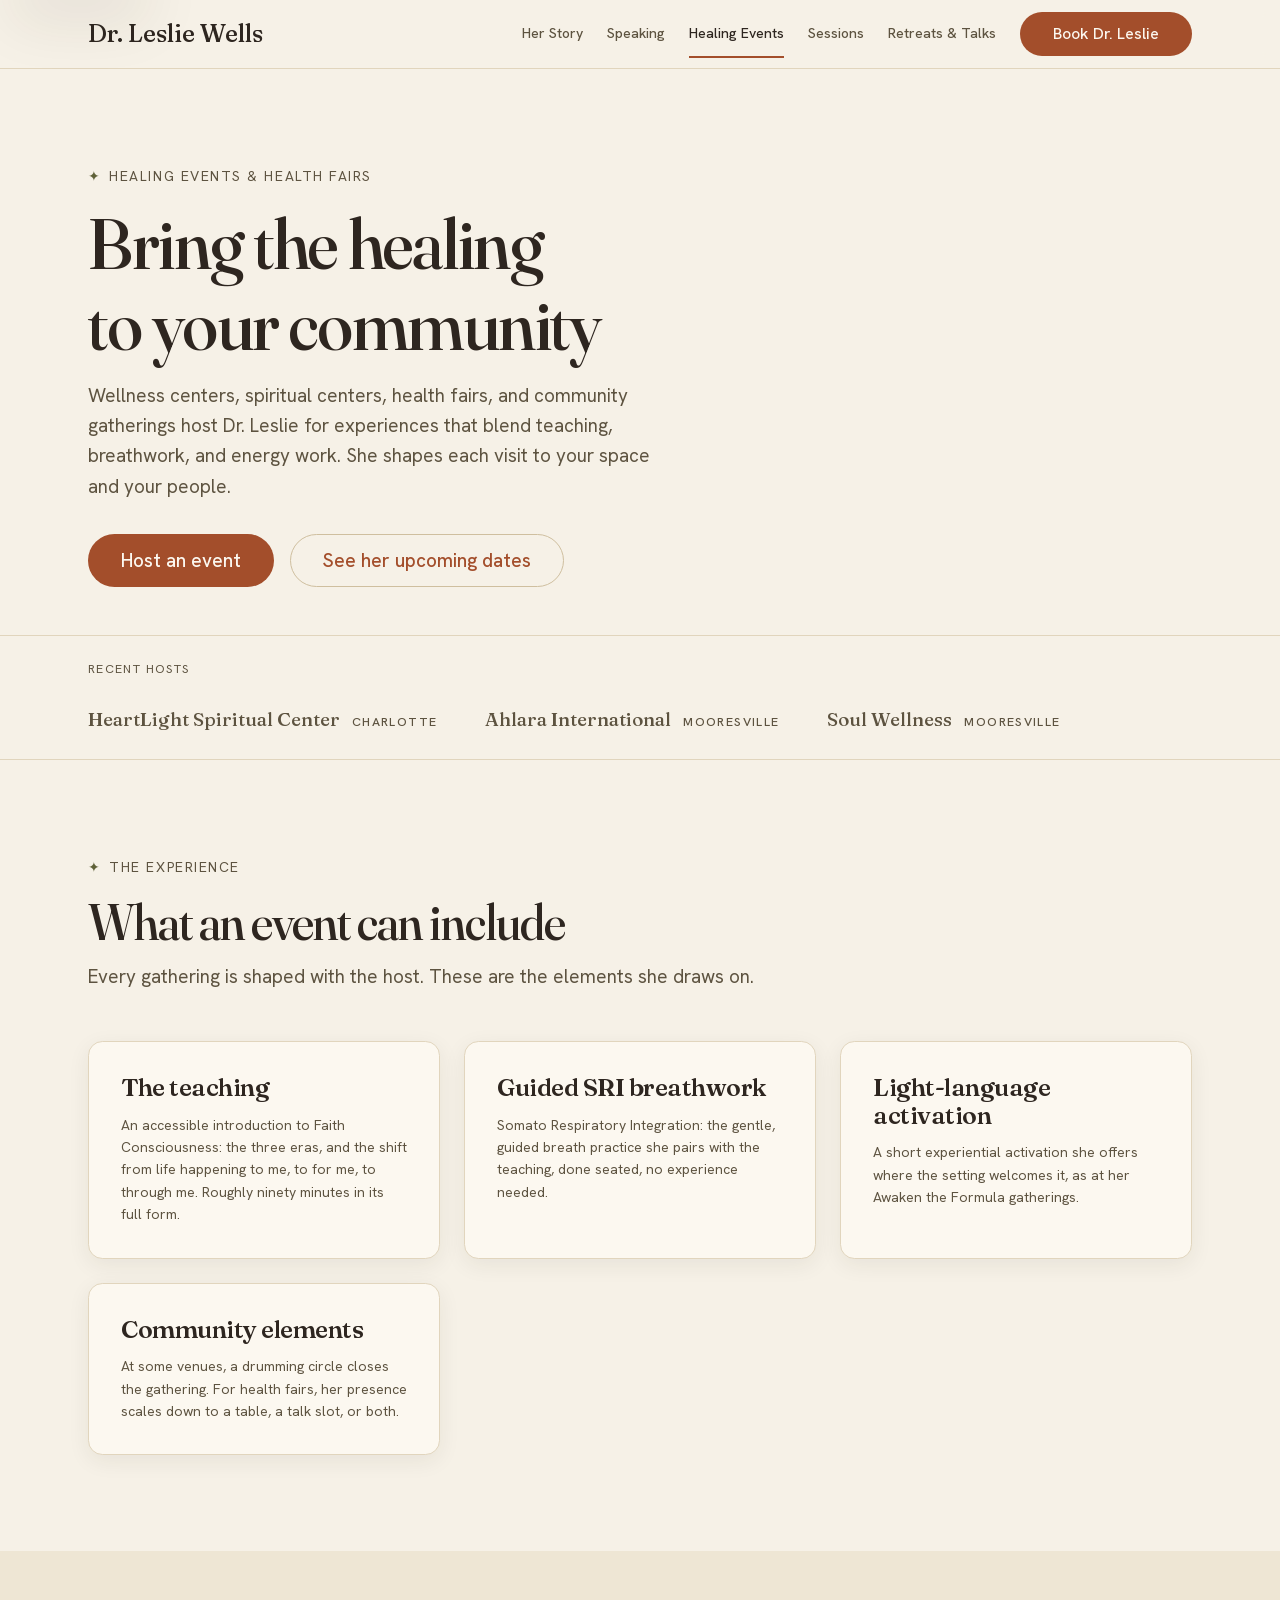
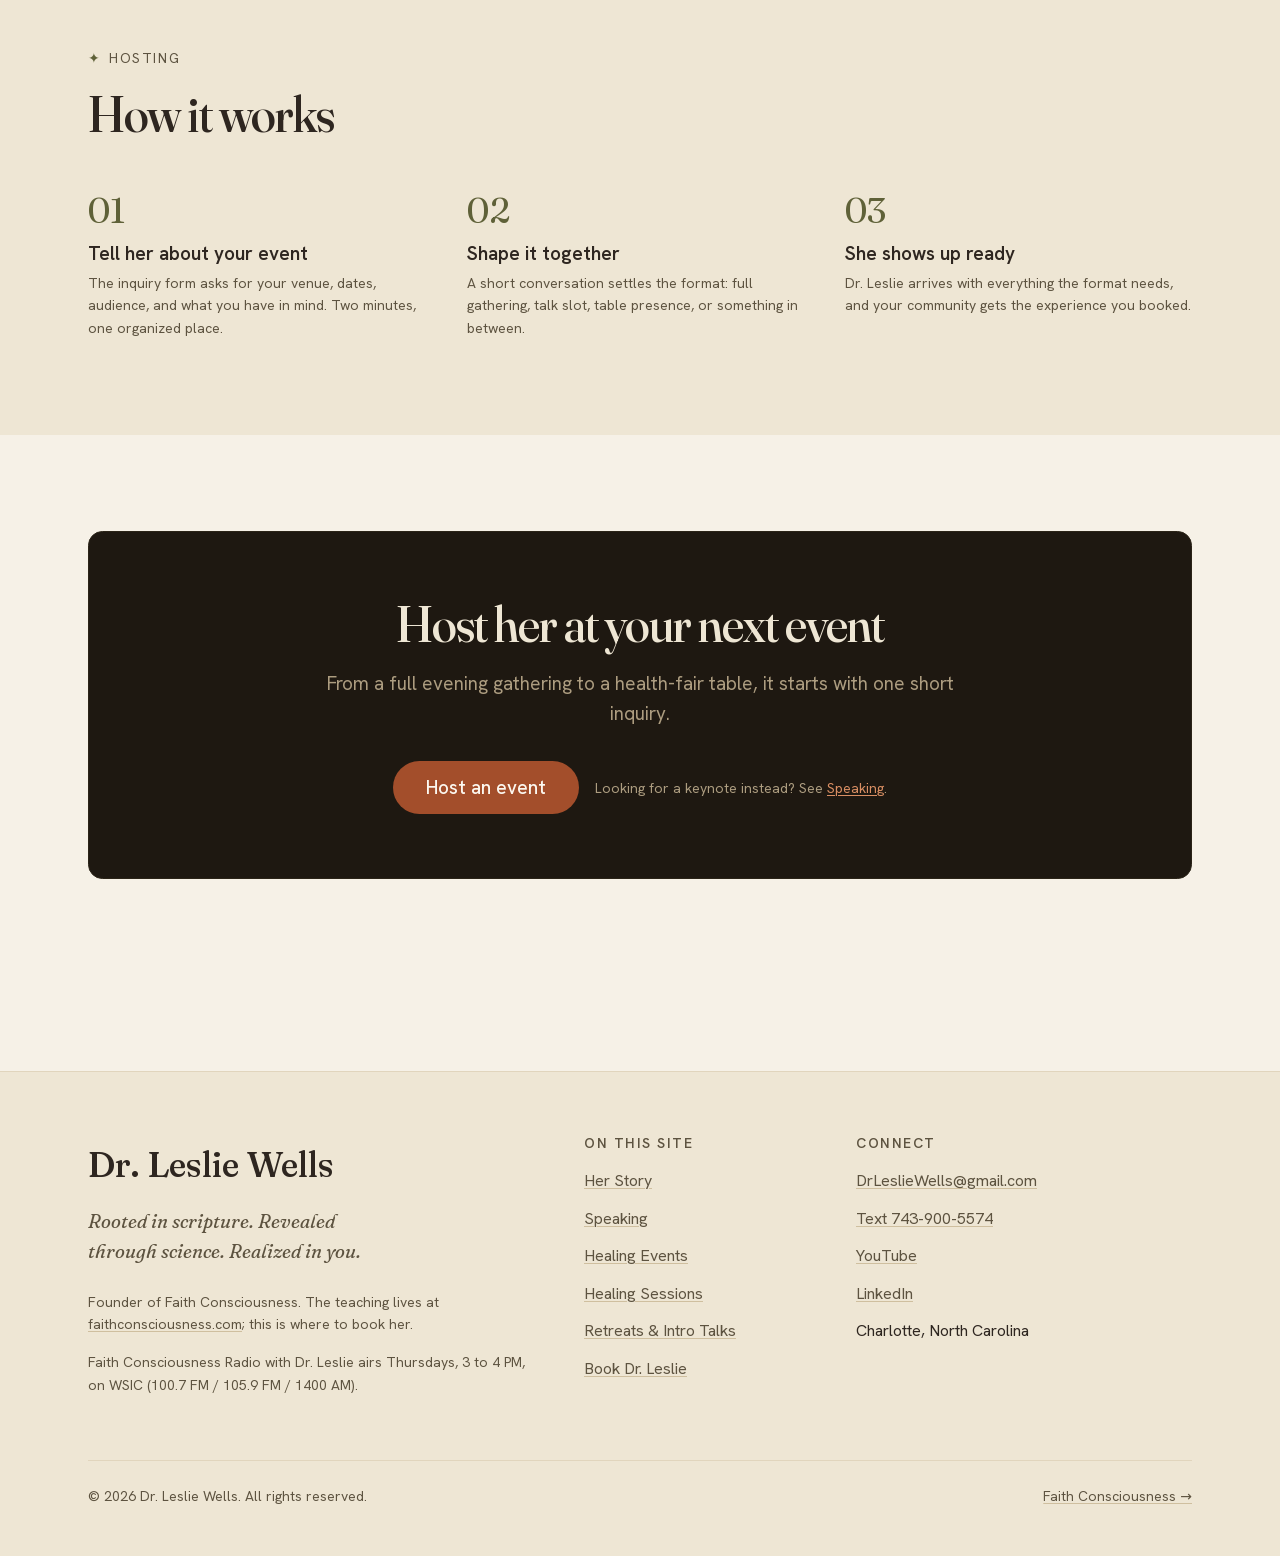
<file: healing-events.html>
<!DOCTYPE html>
<html lang="en" dir="ltr">
<head>
  <meta charset="UTF-8" />
  <meta name="viewport" content="width=device-width, initial-scale=1" />
  <!-- Native form controls + scrollbars follow the site's theme, and the
       phone's browser chrome tints to match the page -->
  <meta name="color-scheme" content="light dark" />
  <meta name="theme-color" content="#F6F1E7" media="(prefers-color-scheme: light)" />
  <meta name="theme-color" content="#1E1811" media="(prefers-color-scheme: dark)" />
  <script>document.documentElement.classList.add("js")</script>

  <!-- SEO -->
  <title>Healing Events &amp; Health Fairs | Dr. Leslie Wells</title>
  <meta name="description" content="Host Dr. Leslie Wells at your wellness center, health fair, or community gathering: teaching, guided SRI breathwork, and energy work, shaped to your space and audience." />
  <link rel="canonical" href="https://drlesliewells.com/healing-events.html" />

  <!-- Open Graph / Twitter -->
  <meta property="og:type" content="website" />
  <meta property="og:title" content="Healing Events &amp; Health Fairs | Dr. Leslie Wells" />
  <meta property="og:description" content="Bring Dr. Leslie to your community wellness event, health fair, or center." />
  <meta property="og:url" content="https://drlesliewells.com/healing-events.html" />
  <meta property="og:image" content="https://drlesliewells.com/assets/images/og-home.jpg" />
  <meta property="og:image:width" content="1200" />
  <meta property="og:image:height" content="630" />
  <meta property="og:image:alt" content="Dr. Leslie Wells, speaker and founder of Faith Consciousness" />
  <meta name="twitter:card" content="summary_large_image" />
  <meta name="twitter:image" content="https://drlesliewells.com/assets/images/og-home.jpg" />

  <!-- Fonts: preload the two critical subsets, then styles -->
  <link rel="preload" href="/assets/fonts/fraunces-var.woff2" as="font" type="font/woff2" crossorigin />
  <link rel="preload" href="/assets/fonts/hanken-400.woff2" as="font" type="font/woff2" crossorigin />
  <link rel="stylesheet" href="/css/fonts.css" />
  <link rel="stylesheet" href="/css/tokens.css" />
  <link rel="stylesheet" href="/css/base.css" />
  <link rel="stylesheet" href="/css/site.css" />

  <link rel="icon" href="/favicon.svg" type="image/svg+xml" />
  <link rel="apple-touch-icon" href="/apple-touch-icon.png" />

  <style>
    /* hero (.offer-hero): shared, in css/site.css */

    /* ---------- What an event can include ---------- */
    .includes-grid {
      display: grid;
      grid-template-columns: repeat(auto-fit, minmax(min(100%, 18rem), 1fr));
      gap: var(--p-space-5);
    }
    .include h3 { font-size: var(--p-text-xl); margin-bottom: var(--p-space-3); }
    .include p { color: var(--color-text-muted); font-size: var(--p-text-sm); margin: 0; }

    /* ---------- Venues strip ---------- */
    .venues {
      border-block: 1px solid var(--color-border);
      padding-block: var(--p-space-5);
    }
    .venues__inner {
      display: flex;
      align-items: center;
      gap: var(--p-space-5) var(--p-space-7);
      flex-wrap: wrap;
    }
    .venues__label {
      font-size: var(--p-text-xs);
      letter-spacing: var(--p-tracking-caps);
      text-transform: uppercase;
      color: var(--color-text-subtle);
      margin: 0;
    }
    .venues ul {
      list-style: none;
      display: flex;
      gap: var(--p-space-4) var(--p-space-7);
      flex-wrap: wrap;
      margin: 0;
      padding: 0;
    }
    .venues li {
      font-family: var(--font-heading);
      font-size: var(--p-text-lg);
      font-weight: var(--p-weight-medium);
      color: var(--color-text-muted);
      white-space: nowrap;
    }
    .venues li span {
      font-family: var(--font-body);
      font-size: var(--p-text-xs);
      letter-spacing: var(--p-tracking-caps);
      text-transform: uppercase;
      color: var(--color-text-subtle);
      margin-left: var(--p-space-2);
    }

    /* ---------- How hosting works ---------- */
    .hosting { background: var(--color-surface-alt); }
    .steps {
      list-style: none;
      counter-reset: step;
      margin: 0;
      padding: 0;
      display: grid;
      grid-template-columns: repeat(auto-fit, minmax(min(100%, 16rem), 1fr));
      gap: var(--p-space-6);
    }
    .steps li { counter-increment: step; }
    .steps li::before {
      content: counter(step, decimal-leading-zero);
      display: block;
      font-family: var(--font-heading);
      font-size: var(--p-text-2xl);
      color: var(--color-secondary);
      margin-bottom: var(--p-space-3);
      line-height: var(--p-leading-tight);
    }
    .steps h3 {
      font-family: var(--font-body);
      font-size: var(--p-text-lg);
      letter-spacing: normal;
      margin-bottom: var(--p-space-2);
    }
    .steps p { color: var(--color-text-muted); font-size: var(--p-text-sm); margin: 0; }
  </style>
</head>
<body>
  <a class="skip-link" href="#main">Skip to content</a>

  <header class="site-header">
    <div class="container site-header__inner">
      <a class="site-header__brand" href="/">Dr.&nbsp;Leslie&nbsp;Wells</a>
      <button class="site-header__toggle" aria-expanded="false" aria-controls="site-nav" aria-label="Menu">
        <span class="bar"></span><span class="bar"></span>
      </button>
      <nav class="site-header__nav" id="site-nav" aria-label="Primary">
        <a href="/story.html">Her Story</a>
        <a href="/speaking.html">Speaking</a>
        <a href="/healing-events.html">Healing Events</a>
        <a href="/sessions.html">Sessions</a>
        <a href="/retreats.html">Retreats &amp; Talks</a>
        <a class="btn" href="/book-dr-leslie.html">Book Dr. Leslie</a>
      </nav>
    </div>
  </header>

  <main id="main">

    <!-- ============ HERO ============ -->
    <section class="offer-hero">
      <div class="container">
        <p class="eyebrow"><span class="star" aria-hidden="true">&#10022;</span>Healing events &amp; health fairs</p>
        <h1>Bring the healing to your community</h1>
        <p class="offer-hero__lede">
          Wellness centers, spiritual centers, health fairs, and community
          gatherings host Dr. Leslie for experiences that blend teaching,
          breathwork, and energy work. She shapes each visit to your space
          and your people.
        </p>
        <div class="offer-hero__actions">
          <a class="btn btn--lg" href="/book-dr-leslie.html?topic=healing-event">Host an event</a>
          <a class="btn btn--ghost btn--lg" href="/retreats.html">See her upcoming dates</a>
        </div>
      </div>
    </section>

    <!-- ============ VENUES ============ -->
    <section class="venues" aria-label="Recent host venues">
      <div class="container venues__inner">
        <p class="venues__label">Recent hosts</p>
        <ul>
          <li>HeartLight Spiritual Center <span>Charlotte</span></li>
          <li>Ahlara International <span>Mooresville</span></li>
          <li>Soul Wellness <span>Mooresville</span></li>
        </ul>
      </div>
    </section>

    <!-- ============ WHAT AN EVENT CAN INCLUDE ============ -->
    <section class="section" aria-labelledby="includes-title">
      <div class="container">
        <div class="section-head">
          <p class="eyebrow"><span class="star" aria-hidden="true">&#10022;</span>The experience</p>
          <h2 id="includes-title">What an event can include</h2>
          <p class="section-head__lede">
            Every gathering is shaped with the host. These are the elements
            she draws on.
          </p>
        </div>
        <div class="includes-grid">
          <div class="card include">
            <h3>The teaching</h3>
            <p>
              An accessible introduction to Faith Consciousness: the three
              eras, and the shift from life happening to me, to for me, to
              through me. Roughly ninety minutes in its full form.
            </p>
          </div>
          <div class="card include">
            <h3>Guided SRI breathwork</h3>
            <p>
              Somato Respiratory Integration: the gentle, guided breath
              practice she pairs with the teaching, done seated, no
              experience needed.
            </p>
          </div>
          <div class="card include">
            <h3>Light-language activation</h3>
            <p>
              A short experiential activation she offers where the setting
              welcomes it, as at her Awaken the Formula gatherings.
            </p>
          </div>
          <div class="card include">
            <h3>Community elements</h3>
            <p>
              At some venues, a drumming circle closes the gathering. For
              health fairs, her presence scales down to a table, a talk
              slot, or both.
            </p>
          </div>
        </div>
      </div>
    </section>

    <!-- ============ HOW HOSTING WORKS ============ -->
    <section class="section hosting" aria-labelledby="hosting-title">
      <div class="container">
        <div class="section-head">
          <p class="eyebrow"><span class="star" aria-hidden="true">&#10022;</span>Hosting</p>
          <h2 id="hosting-title">How it works</h2>
        </div>
        <ol class="steps">
          <li>
            <h3>Tell her about your event</h3>
            <p>
              The inquiry form asks for your venue, dates, audience, and what
              you have in mind. Two minutes, one organized place.
            </p>
          </li>
          <li>
            <h3>Shape it together</h3>
            <p>
              A short conversation settles the format: full gathering, talk
              slot, table presence, or something in between.
            </p>
          </li>
          <li>
            <h3>She shows up ready</h3>
            <p>
              Dr. Leslie arrives with everything the format needs, and your
              community gets the experience you booked.
            </p>
          </li>
        </ol>
      </div>
    </section>

    <!-- ============ FINAL CTA ============ -->
    <section class="section" aria-labelledby="cta-title">
      <div class="container">
        <div class="cta-band" data-theme="dark">
          <h2 id="cta-title">Host her at your next event</h2>
          <p class="cta-band__lede">
            From a full evening gathering to a health-fair table, it starts
            with one short inquiry.
          </p>
          <div class="cta-band__actions">
            <a class="btn btn--lg" href="/book-dr-leslie.html?topic=healing-event">Host an event</a>
            <p class="cta-band__alt">
              Looking for a keynote instead? See <a href="/speaking.html">Speaking</a>.
            </p>
          </div>
        </div>
      </div>
    </section>
  </main>

  <footer class="site-footer">
    <div class="container">
      <div class="site-footer__grid">
        <div>
          <p class="site-footer__brand">Dr. Leslie Wells</p>
          <p class="site-footer__voice voice">Rooted in scripture. Revealed through science. Realized in you.</p>
          <p class="site-footer__note">
            Founder of Faith Consciousness. The teaching lives at
            <a data-site-href="teaching_site_url" href="https://faithconsciousness.com">faithconsciousness.com</a>;
            this is where to book her.
          </p>
          <p class="site-footer__note" data-site="radio_line">
            Faith Consciousness Radio with Dr. Leslie airs Thursdays, 3 to 4 PM,
            on WSIC (100.7 FM / 105.9 FM / 1400 AM).
          </p>
        </div>
        <nav aria-label="Footer">
          <h2>On this site</h2>
          <ul>
            <li><a href="/story.html">Her Story</a></li>
            <li><a href="/speaking.html">Speaking</a></li>
            <li><a href="/healing-events.html">Healing Events</a></li>
            <li><a href="/sessions.html">Healing Sessions</a></li>
            <li><a href="/retreats.html">Retreats &amp; Intro Talks</a></li>
            <li><a href="/book-dr-leslie.html">Book Dr. Leslie</a></li>
          </ul>
        </nav>
        <div>
          <h2>Connect</h2>
          <ul>
            <li><a data-site-href="email" href="mailto:DrLeslieWells@gmail.com">DrLeslieWells@gmail.com</a></li>
            <li><a data-site="phone_text_line" data-site-href="phone_sms" href="sms:+17439005574">Text 743-900-5574</a></li>
            <li><a data-site-href="youtube_url" href="https://www.youtube.com/channel/UCfDvR4XYsRokVp6NXiUWM1g">YouTube</a></li>
            <li><a data-site-href="linkedin_url" href="https://www.linkedin.com/in/leslie-wells-23040346/">LinkedIn</a></li>
            <li><span data-site="location_line">Charlotte, North Carolina</span></li>
          </ul>
        </div>
      </div>
      <div class="site-footer__bottom">
        <p>&copy; <span id="year">2026</span> Dr. Leslie Wells. All rights reserved.</p>
        <p><a href="https://faithconsciousness.com">Faith Consciousness &rarr;</a></p>
      </div>
    </div>
  </footer>

  <script src="/js/nav.js" defer></script>
  <script src="/js/reveal.js" defer></script>
  <script src="/js/render.js" defer></script>
</body>
</html>
</file>
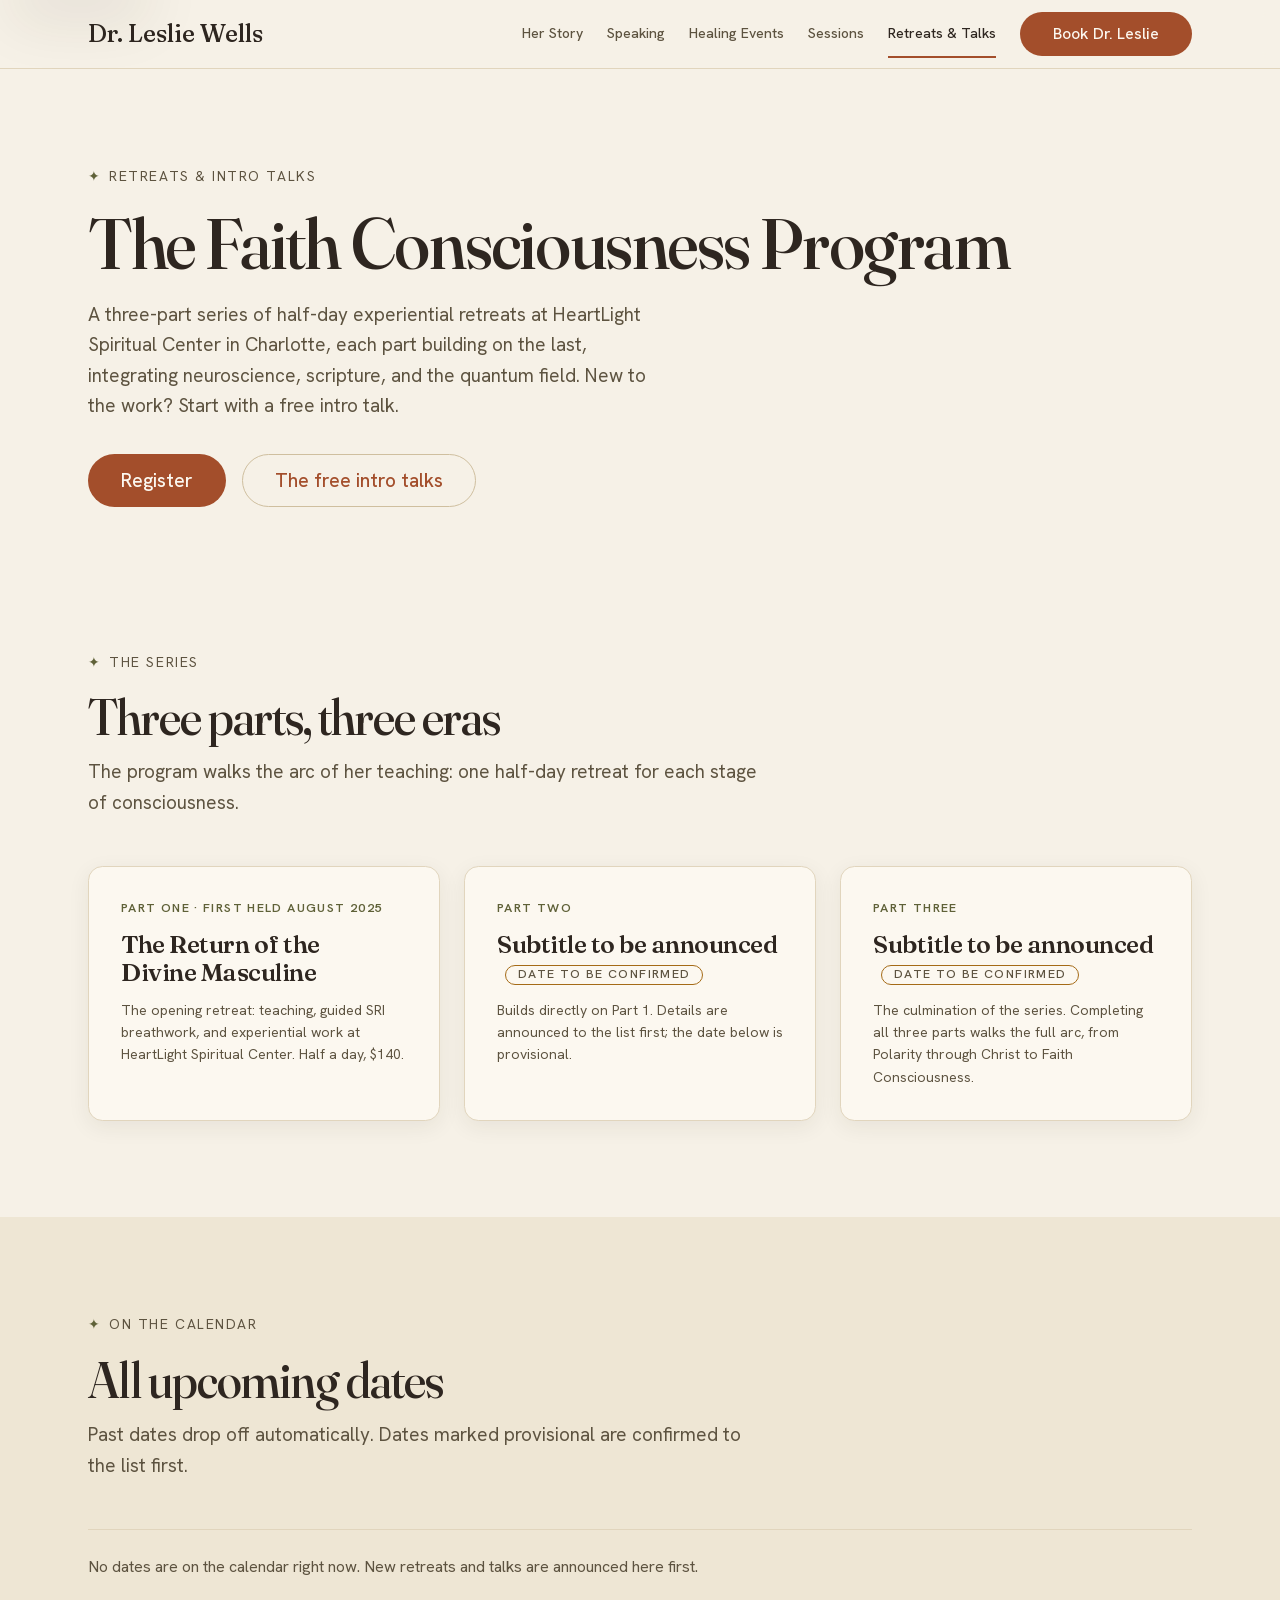
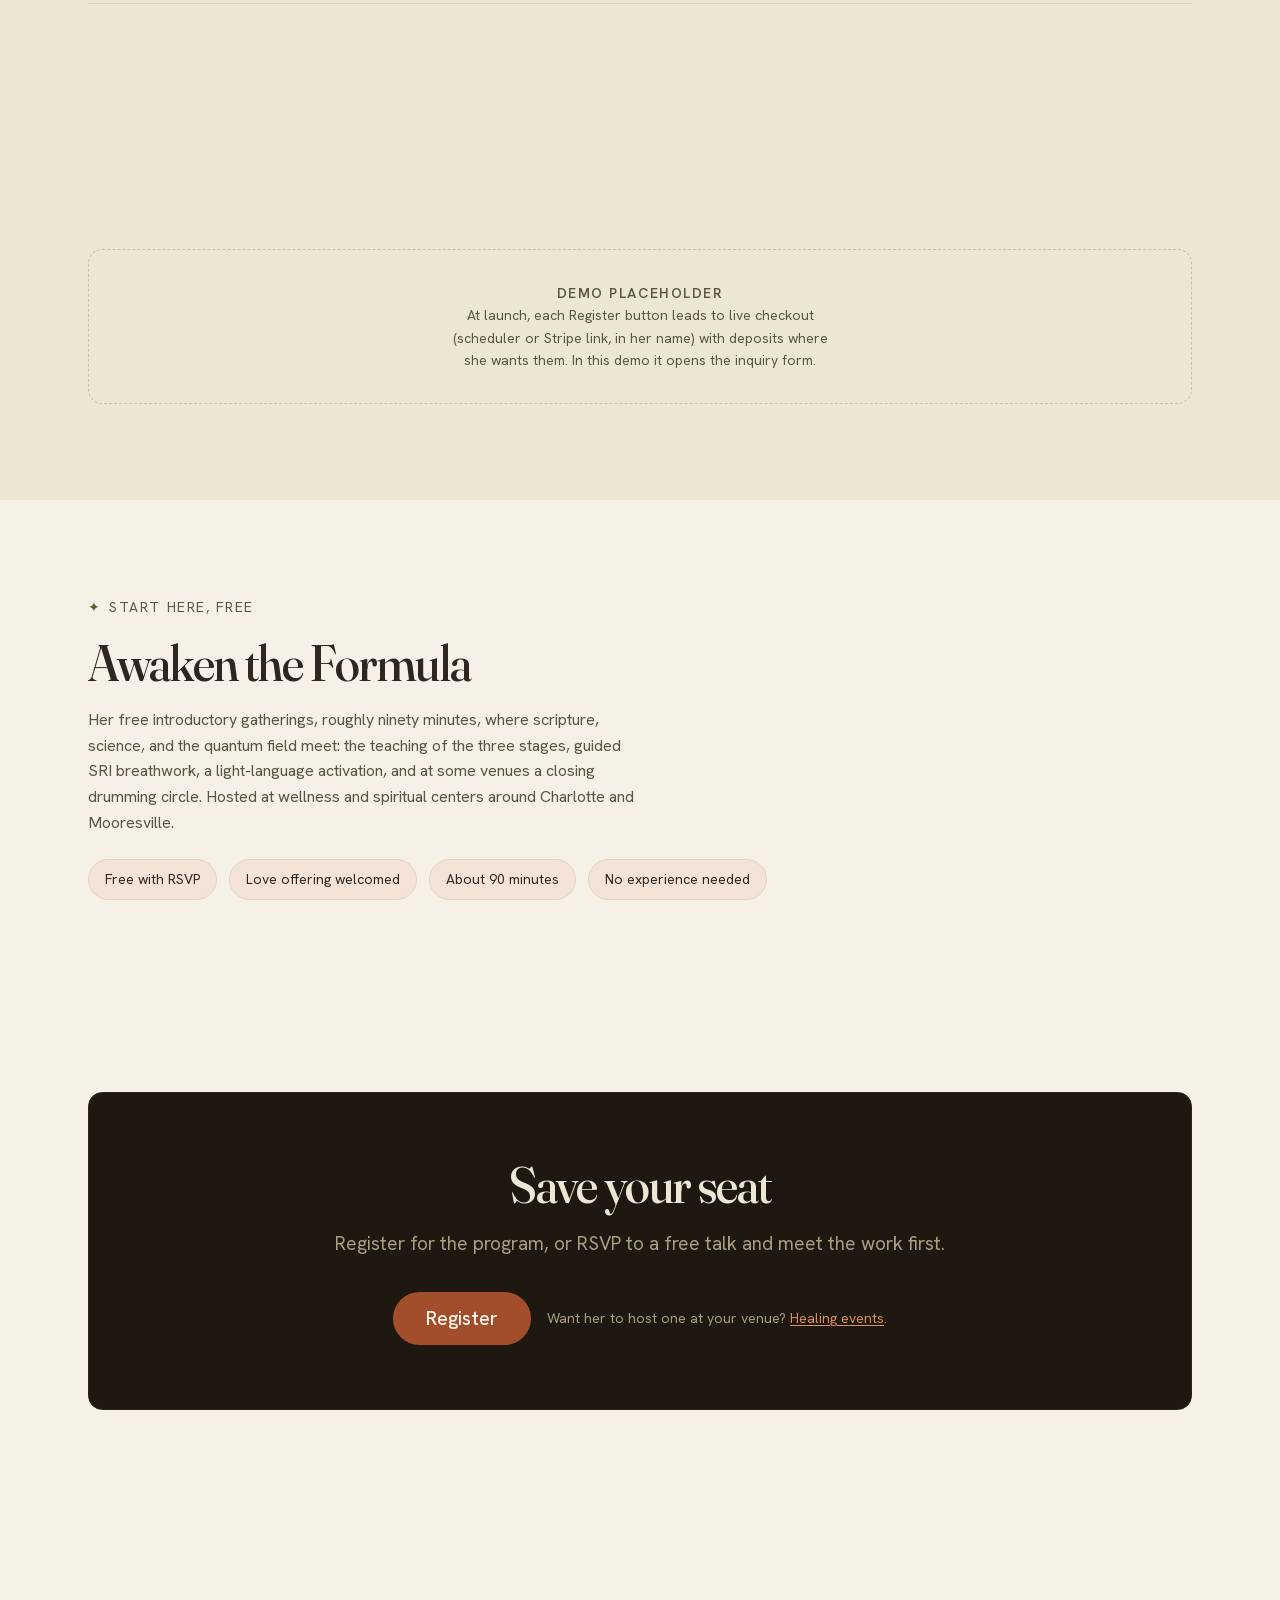
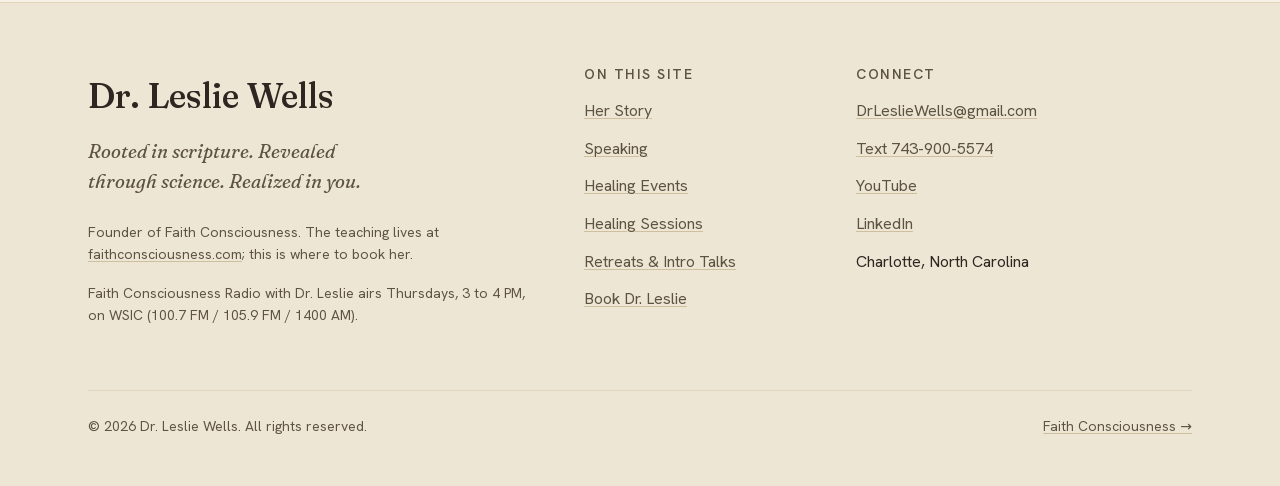
<file: retreats.html>
<!DOCTYPE html>
<html lang="en" dir="ltr">
<head>
  <meta charset="UTF-8" />
  <meta name="viewport" content="width=device-width, initial-scale=1" />
  <!-- Native form controls + scrollbars follow the site's theme, and the
       phone's browser chrome tints to match the page -->
  <meta name="color-scheme" content="light dark" />
  <meta name="theme-color" content="#F6F1E7" media="(prefers-color-scheme: light)" />
  <meta name="theme-color" content="#1E1811" media="(prefers-color-scheme: dark)" />
  <script>document.documentElement.classList.add("js")</script>

  <!-- SEO -->
  <title>Retreats &amp; Intro Talks | Dr. Leslie Wells</title>
  <meta name="description" content="Register for the Faith Consciousness Program, a three-part retreat series at HeartLight Spiritual Center in Charlotte, or RSVP to a free Awaken the Formula intro talk." />
  <link rel="canonical" href="https://drlesliewells.com/retreats.html" />

  <!-- Open Graph / Twitter -->
  <meta property="og:type" content="website" />
  <meta property="og:title" content="Retreats &amp; Intro Talks | Dr. Leslie Wells" />
  <meta property="og:description" content="The Faith Consciousness Program retreats and free Awaken the Formula talks: dates and registration." />
  <meta property="og:url" content="https://drlesliewells.com/retreats.html" />
  <meta property="og:image" content="https://drlesliewells.com/assets/images/og-home.jpg" />
  <meta property="og:image:width" content="1200" />
  <meta property="og:image:height" content="630" />
  <meta property="og:image:alt" content="Dr. Leslie Wells, speaker and founder of Faith Consciousness" />
  <meta name="twitter:card" content="summary_large_image" />
  <meta name="twitter:image" content="https://drlesliewells.com/assets/images/og-home.jpg" />

  <!-- Fonts: preload the two critical subsets, then styles -->
  <link rel="preload" href="/assets/fonts/fraunces-var.woff2" as="font" type="font/woff2" crossorigin />
  <link rel="preload" href="/assets/fonts/hanken-400.woff2" as="font" type="font/woff2" crossorigin />
  <link rel="stylesheet" href="/css/fonts.css" />
  <link rel="stylesheet" href="/css/tokens.css" />
  <link rel="stylesheet" href="/css/base.css" />
  <link rel="stylesheet" href="/css/site.css" />

  <link rel="icon" href="/favicon.svg" type="image/svg+xml" />
  <link rel="apple-touch-icon" href="/apple-touch-icon.png" />

  <style>
    /* hero (.offer-hero), .flag pill, .stub panel: shared, in css/site.css */

    /* ---------- The three parts ---------- */
    .parts-grid {
      display: grid;
      grid-template-columns: repeat(auto-fit, minmax(min(100%, 18rem), 1fr));
      gap: var(--p-space-5);
    }
    .part__label {
      display: block;
      font-size: var(--p-text-xs);
      letter-spacing: var(--p-tracking-caps);
      text-transform: uppercase;
      color: var(--color-secondary);
      font-weight: var(--p-weight-semibold);
      margin-bottom: var(--p-space-3);
    }
    .part h3 { font-size: var(--p-text-xl); margin-bottom: var(--p-space-3); }
    .part p { color: var(--color-text-muted); font-size: var(--p-text-sm); margin: 0; }
    .part p + p { margin-top: var(--p-space-3); }

    /* ---------- Dates ---------- */
    .dates { background: var(--color-surface-alt); }
    .dates .event-list { min-height: 18rem; }

    /* ---------- Intro talks ---------- */
    .intro-talks__body { max-width: var(--p-measure); color: var(--color-text-muted); }
    .intro-talks__facts {
      list-style: none;
      margin: var(--p-space-5) 0 0;
      padding: 0;
      display: flex;
      flex-wrap: wrap;
      gap: var(--p-space-3);
    }
    .intro-talks__facts li {
      background: var(--color-primary-soft);
      border: 1px solid var(--color-border);
      border-radius: var(--p-radius-full);
      padding: var(--p-space-2) var(--p-space-4);
      font-size: var(--p-text-sm);
      color: var(--color-text);
    }

    /* ---------- Registration stub (base .stub in site.css) ---------- */
    .dates .stub { margin-top: var(--p-space-6); }
  </style>
</head>
<body>
  <a class="skip-link" href="#main">Skip to content</a>

  <header class="site-header">
    <div class="container site-header__inner">
      <a class="site-header__brand" href="/">Dr.&nbsp;Leslie&nbsp;Wells</a>
      <button class="site-header__toggle" aria-expanded="false" aria-controls="site-nav" aria-label="Menu">
        <span class="bar"></span><span class="bar"></span>
      </button>
      <nav class="site-header__nav" id="site-nav" aria-label="Primary">
        <a href="/story.html">Her Story</a>
        <a href="/speaking.html">Speaking</a>
        <a href="/healing-events.html">Healing Events</a>
        <a href="/sessions.html">Sessions</a>
        <a href="/retreats.html">Retreats &amp; Talks</a>
        <a class="btn" href="/book-dr-leslie.html">Book Dr. Leslie</a>
      </nav>
    </div>
  </header>

  <main id="main">

    <!-- ============ HERO ============ -->
    <section class="offer-hero">
      <div class="container">
        <p class="eyebrow"><span class="star" aria-hidden="true">&#10022;</span>Retreats &amp; intro talks</p>
        <h1>The Faith Consciousness Program</h1>
        <p class="offer-hero__lede">
          A three-part series of half-day experiential retreats at HeartLight
          Spiritual Center in Charlotte, each part building on the last,
          integrating neuroscience, scripture, and the quantum field. New to
          the work? Start with a free intro talk.
        </p>
        <div class="offer-hero__actions">
          <a class="btn btn--lg" href="/book-dr-leslie.html?topic=retreat">Register</a>
          <a class="btn btn--ghost btn--lg" href="#intro-talks">The free intro talks</a>
        </div>
      </div>
    </section>

    <!-- ============ THE THREE PARTS ============ -->
    <section class="section" aria-labelledby="parts-title">
      <div class="container">
        <div class="section-head">
          <p class="eyebrow"><span class="star" aria-hidden="true">&#10022;</span>The series</p>
          <h2 id="parts-title">Three parts, three eras</h2>
          <p class="section-head__lede">
            The program walks the arc of her teaching: one half-day retreat
            for each stage of consciousness.
          </p>
        </div>
        <div class="parts-grid">
          <div class="card part">
            <span class="part__label">Part one &middot; First held August 2025</span>
            <h3>The Return of the Divine Masculine</h3>
            <p>
              The opening retreat: teaching, guided SRI breathwork, and
              experiential work at HeartLight Spiritual Center. Half a day,
              $140.
            </p>
          </div>
          <div class="card part">
            <span class="part__label">Part two</span>
            <h3>Subtitle to be announced <span class="flag">Date to be confirmed</span></h3>
            <p>
              Builds directly on Part 1. Details are announced to the list
              first; the date below is provisional.
            </p>
          </div>
          <div class="card part">
            <span class="part__label">Part three</span>
            <h3>Subtitle to be announced <span class="flag">Date to be confirmed</span></h3>
            <p>
              The culmination of the series. Completing all three parts
              walks the full arc, from Polarity through Christ to Faith
              Consciousness.
            </p>
          </div>
        </div>
      </div>
    </section>

    <!-- ============ ALL DATES ============ -->
    <section class="section dates" aria-labelledby="dates-title">
      <div class="container">
        <div class="section-head">
          <p class="eyebrow"><span class="star" aria-hidden="true">&#10022;</span>On the calendar</p>
          <h2 id="dates-title">All upcoming dates</h2>
          <p class="section-head__lede">
            Past dates drop off automatically. Dates marked provisional are
            confirmed to the list first.
          </p>
        </div>
        <ol class="event-list" data-events></ol>
        <noscript>
          <p>
            The live date list needs JavaScript. For current dates, email
            <a href="mailto:DrLeslieWells@gmail.com">DrLeslieWells@gmail.com</a>.
          </p>
        </noscript>
        <div class="stub">
          <p class="stub__label">Demo placeholder</p>
          <p>
            At launch, each Register button leads to live checkout
            (scheduler or Stripe link, in her name) with deposits where she
            wants them. In this demo it opens the inquiry form.
          </p>
        </div>
      </div>
    </section>

    <!-- ============ INTRO TALKS ============ -->
    <section class="section" id="intro-talks" aria-labelledby="intro-title">
      <div class="container">
        <p class="eyebrow"><span class="star" aria-hidden="true">&#10022;</span>Start here, free</p>
        <h2 id="intro-title">Awaken the Formula</h2>
        <p class="intro-talks__body">
          Her free introductory gatherings, roughly ninety minutes, where
          scripture, science, and the quantum field meet: the teaching of
          the three stages, guided SRI breathwork, a light-language
          activation, and at some venues a closing drumming circle. Hosted
          at wellness and spiritual centers around Charlotte and
          Mooresville.
        </p>
        <ul class="intro-talks__facts" aria-label="Quick facts">
          <li>Free with RSVP</li>
          <li>Love offering welcomed</li>
          <li>About 90 minutes</li>
          <li>No experience needed</li>
        </ul>
      </div>
    </section>

    <!-- ============ FINAL CTA ============ -->
    <section class="section" aria-labelledby="cta-title">
      <div class="container">
        <div class="cta-band" data-theme="dark">
          <h2 id="cta-title">Save your seat</h2>
          <p class="cta-band__lede">
            Register for the program, or RSVP to a free talk and meet the
            work first.
          </p>
          <div class="cta-band__actions">
            <a class="btn btn--lg" href="/book-dr-leslie.html?topic=retreat">Register</a>
            <p class="cta-band__alt">
              Want her to host one at your venue?
              <a href="/healing-events.html">Healing events</a>.
            </p>
          </div>
        </div>
      </div>
    </section>
  </main>

  <footer class="site-footer">
    <div class="container">
      <div class="site-footer__grid">
        <div>
          <p class="site-footer__brand">Dr. Leslie Wells</p>
          <p class="site-footer__voice voice">Rooted in scripture. Revealed through science. Realized in you.</p>
          <p class="site-footer__note">
            Founder of Faith Consciousness. The teaching lives at
            <a data-site-href="teaching_site_url" href="https://faithconsciousness.com">faithconsciousness.com</a>;
            this is where to book her.
          </p>
          <p class="site-footer__note" data-site="radio_line">
            Faith Consciousness Radio with Dr. Leslie airs Thursdays, 3 to 4 PM,
            on WSIC (100.7 FM / 105.9 FM / 1400 AM).
          </p>
        </div>
        <nav aria-label="Footer">
          <h2>On this site</h2>
          <ul>
            <li><a href="/story.html">Her Story</a></li>
            <li><a href="/speaking.html">Speaking</a></li>
            <li><a href="/healing-events.html">Healing Events</a></li>
            <li><a href="/sessions.html">Healing Sessions</a></li>
            <li><a href="/retreats.html">Retreats &amp; Intro Talks</a></li>
            <li><a href="/book-dr-leslie.html">Book Dr. Leslie</a></li>
          </ul>
        </nav>
        <div>
          <h2>Connect</h2>
          <ul>
            <li><a data-site-href="email" href="mailto:DrLeslieWells@gmail.com">DrLeslieWells@gmail.com</a></li>
            <li><a data-site="phone_text_line" data-site-href="phone_sms" href="sms:+17439005574">Text 743-900-5574</a></li>
            <li><a data-site-href="youtube_url" href="https://www.youtube.com/channel/UCfDvR4XYsRokVp6NXiUWM1g">YouTube</a></li>
            <li><a data-site-href="linkedin_url" href="https://www.linkedin.com/in/leslie-wells-23040346/">LinkedIn</a></li>
            <li><span data-site="location_line">Charlotte, North Carolina</span></li>
          </ul>
        </div>
      </div>
      <div class="site-footer__bottom">
        <p>&copy; <span id="year">2026</span> Dr. Leslie Wells. All rights reserved.</p>
        <p><a href="https://faithconsciousness.com">Faith Consciousness &rarr;</a></p>
      </div>
    </div>
  </footer>

  <script src="/js/nav.js" defer></script>
  <script src="/js/reveal.js" defer></script>
  <script src="/js/render.js" defer></script>
</body>
</html>
</file>
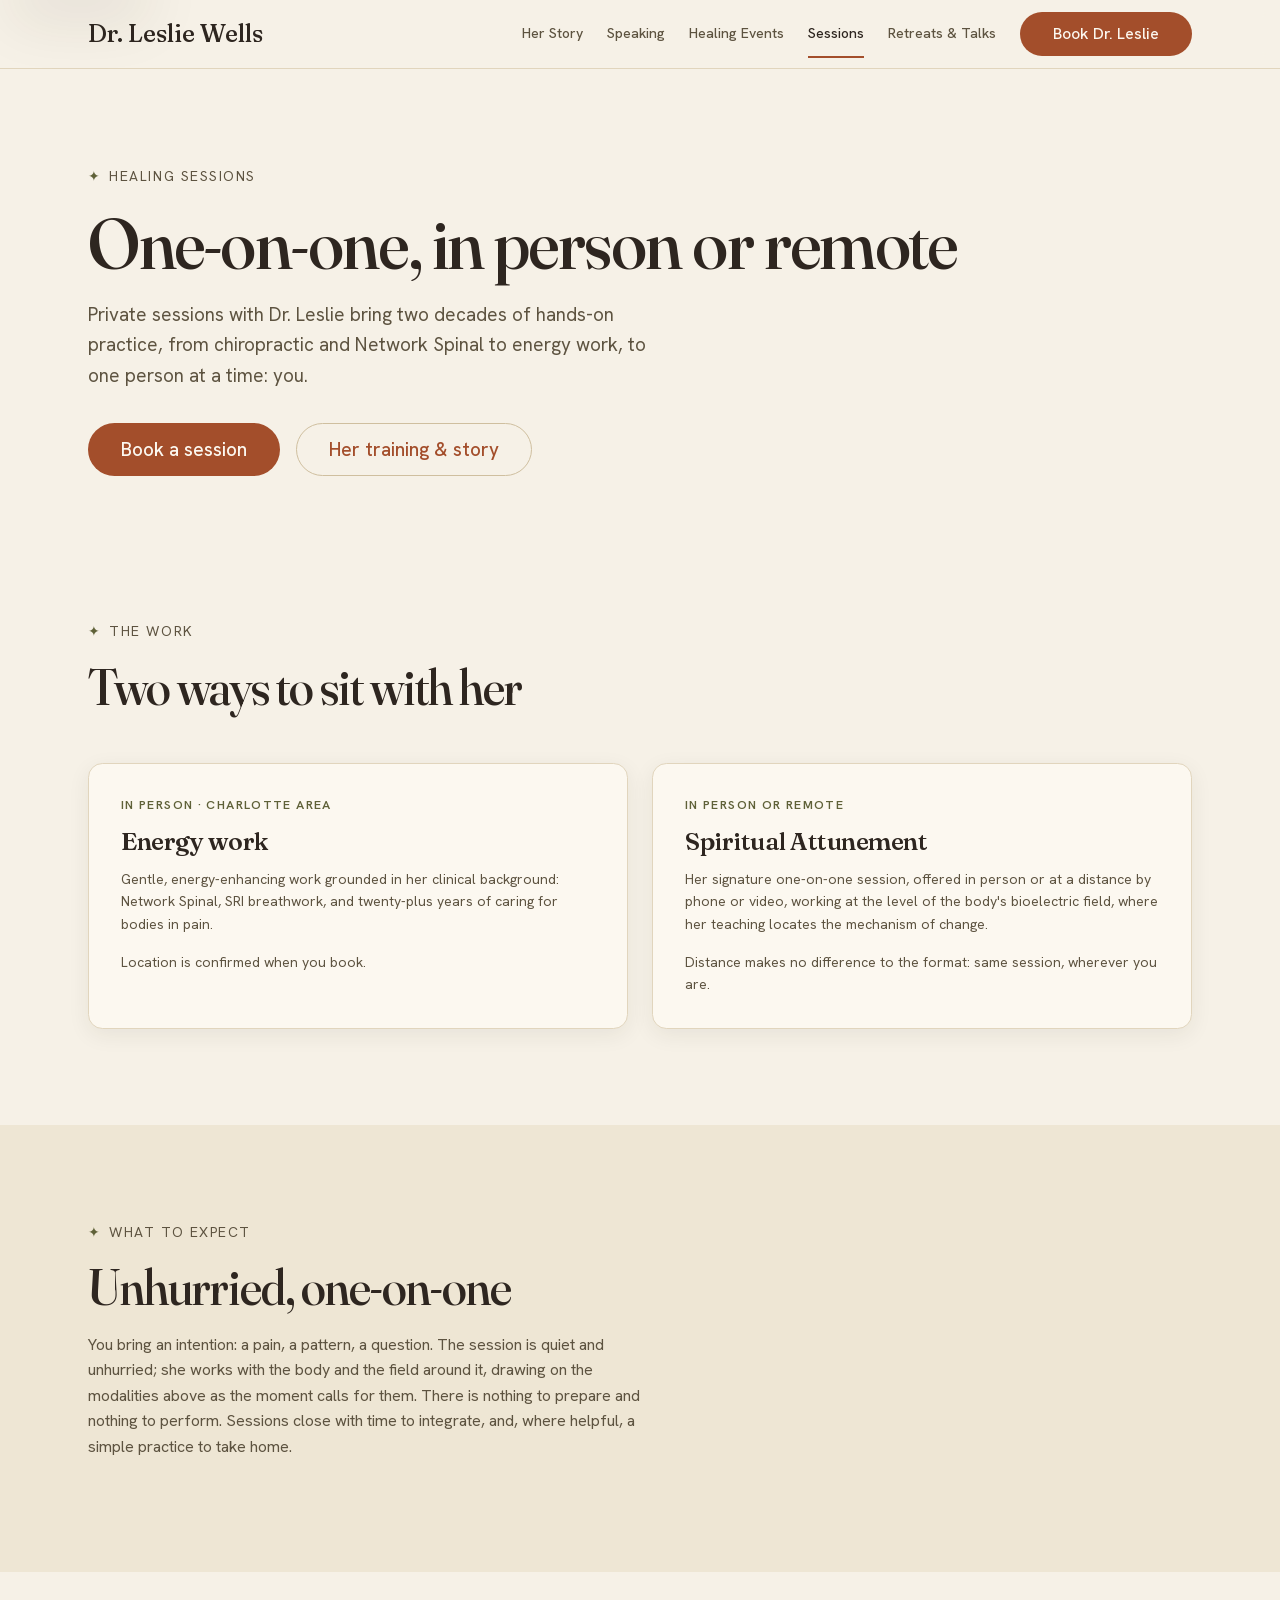
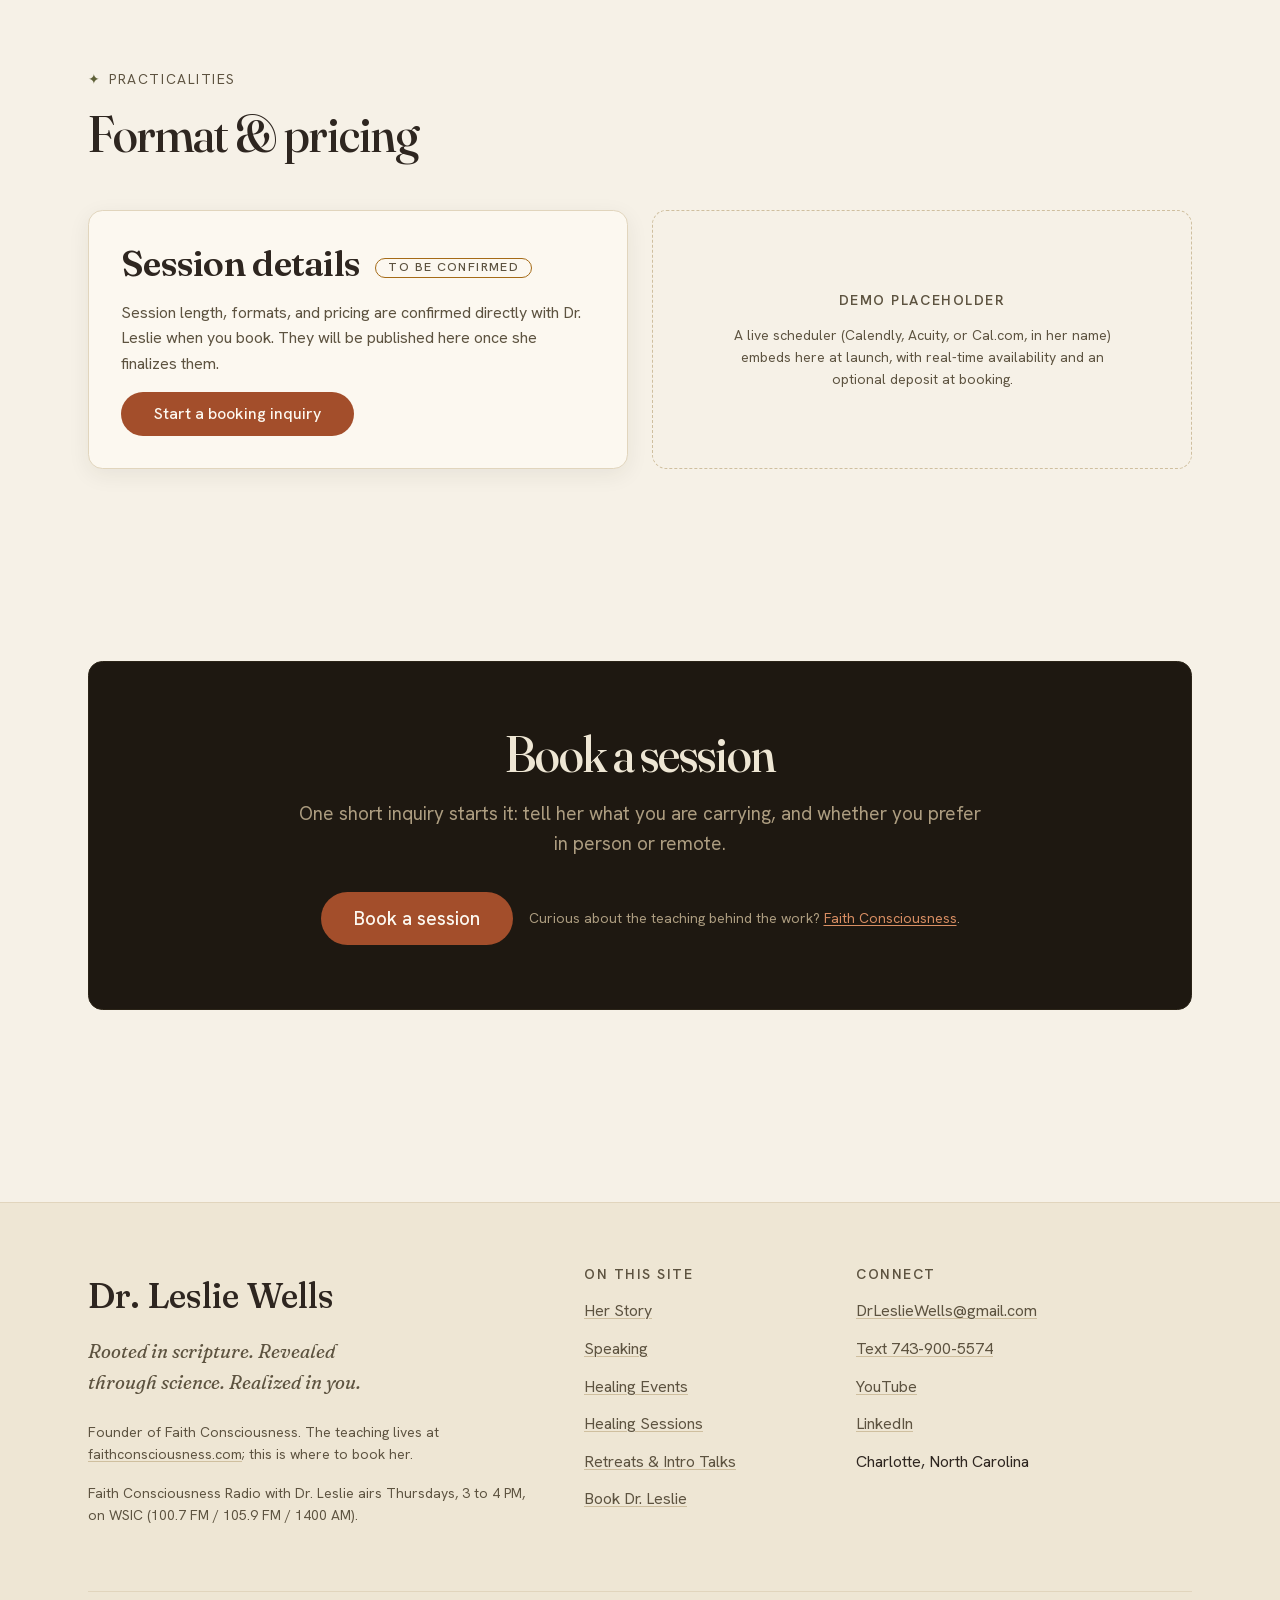
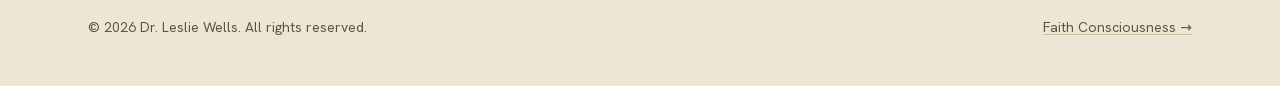
<file: sessions.html>
<!DOCTYPE html>
<html lang="en" dir="ltr">
<head>
  <meta charset="UTF-8" />
  <meta name="viewport" content="width=device-width, initial-scale=1" />
  <!-- Native form controls + scrollbars follow the site's theme, and the
       phone's browser chrome tints to match the page -->
  <meta name="color-scheme" content="light dark" />
  <meta name="theme-color" content="#F6F1E7" media="(prefers-color-scheme: light)" />
  <meta name="theme-color" content="#1E1811" media="(prefers-color-scheme: dark)" />
  <script>document.documentElement.classList.add("js")</script>

  <!-- SEO -->
  <title>Healing Sessions | Dr. Leslie Wells</title>
  <meta name="description" content="One-on-one energy work and Spiritual Attunement sessions with Dr. Leslie Wells, in person in the Charlotte area or remotely. Book a private session." />
  <link rel="canonical" href="https://drlesliewells.com/sessions.html" />

  <!-- Open Graph / Twitter -->
  <meta property="og:type" content="website" />
  <meta property="og:title" content="Healing Sessions | Dr. Leslie Wells" />
  <meta property="og:description" content="One-on-one energy work and Spiritual Attunement, in person or remote." />
  <meta property="og:url" content="https://drlesliewells.com/sessions.html" />
  <meta property="og:image" content="https://drlesliewells.com/assets/images/og-home.jpg" />
  <meta property="og:image:width" content="1200" />
  <meta property="og:image:height" content="630" />
  <meta property="og:image:alt" content="Dr. Leslie Wells, speaker and founder of Faith Consciousness" />
  <meta name="twitter:card" content="summary_large_image" />
  <meta name="twitter:image" content="https://drlesliewells.com/assets/images/og-home.jpg" />

  <!-- Fonts: preload the two critical subsets, then styles -->
  <link rel="preload" href="/assets/fonts/fraunces-var.woff2" as="font" type="font/woff2" crossorigin />
  <link rel="preload" href="/assets/fonts/hanken-400.woff2" as="font" type="font/woff2" crossorigin />
  <link rel="stylesheet" href="/css/fonts.css" />
  <link rel="stylesheet" href="/css/tokens.css" />
  <link rel="stylesheet" href="/css/base.css" />
  <link rel="stylesheet" href="/css/site.css" />

  <link rel="icon" href="/favicon.svg" type="image/svg+xml" />
  <link rel="apple-touch-icon" href="/apple-touch-icon.png" />

  <style>
    /* hero (.offer-hero), .flag pill, .stub panel: shared, in css/site.css */

    /* ---------- Session types ---------- */
    .types-grid {
      display: grid;
      grid-template-columns: repeat(auto-fit, minmax(min(100%, 24rem), 1fr));
      gap: var(--p-space-5);
    }
    .type h3 { font-size: var(--p-text-xl); margin-bottom: var(--p-space-3); }
    .type p { color: var(--color-text-muted); font-size: var(--p-text-sm); }
    .type p:last-child { margin-bottom: 0; }
    .type__meta {
      display: block;
      font-size: var(--p-text-xs);
      letter-spacing: var(--p-tracking-caps);
      text-transform: uppercase;
      color: var(--color-secondary);
      font-weight: var(--p-weight-semibold);
      margin-bottom: var(--p-space-3);
    }

    /* ---------- What to expect ---------- */
    .expect { background: var(--color-surface-alt); }
    .expect__body { max-width: var(--p-measure); color: var(--color-text-muted); }

    /* ---------- Pricing + scheduler stub ---------- */
    .booking-grid {
      display: grid;
      grid-template-columns: repeat(auto-fit, minmax(min(100%, 22rem), 1fr));
      gap: var(--p-space-5);
      align-items: stretch;
    }
  </style>
</head>
<body>
  <a class="skip-link" href="#main">Skip to content</a>

  <header class="site-header">
    <div class="container site-header__inner">
      <a class="site-header__brand" href="/">Dr.&nbsp;Leslie&nbsp;Wells</a>
      <button class="site-header__toggle" aria-expanded="false" aria-controls="site-nav" aria-label="Menu">
        <span class="bar"></span><span class="bar"></span>
      </button>
      <nav class="site-header__nav" id="site-nav" aria-label="Primary">
        <a href="/story.html">Her Story</a>
        <a href="/speaking.html">Speaking</a>
        <a href="/healing-events.html">Healing Events</a>
        <a href="/sessions.html">Sessions</a>
        <a href="/retreats.html">Retreats &amp; Talks</a>
        <a class="btn" href="/book-dr-leslie.html">Book Dr. Leslie</a>
      </nav>
    </div>
  </header>

  <main id="main">

    <!-- ============ HERO ============ -->
    <section class="offer-hero">
      <div class="container">
        <p class="eyebrow"><span class="star" aria-hidden="true">&#10022;</span>Healing sessions</p>
        <h1>One-on-one, in person or remote</h1>
        <p class="offer-hero__lede">
          Private sessions with Dr. Leslie bring two decades of hands-on
          practice, from chiropractic and Network Spinal to energy work, to
          one person at a time: you.
        </p>
        <div class="offer-hero__actions">
          <a class="btn btn--lg" href="/book-dr-leslie.html?topic=session">Book a session</a>
          <a class="btn btn--ghost btn--lg" href="/story.html">Her training &amp; story</a>
        </div>
      </div>
    </section>

    <!-- ============ SESSION TYPES ============ -->
    <section class="section" aria-labelledby="types-title">
      <div class="container">
        <div class="section-head">
          <p class="eyebrow"><span class="star" aria-hidden="true">&#10022;</span>The work</p>
          <h2 id="types-title">Two ways to sit with her</h2>
        </div>
        <div class="types-grid">
          <div class="card type">
            <span class="type__meta">In person &middot; Charlotte area</span>
            <h3>Energy work</h3>
            <p>
              Gentle, energy-enhancing work grounded in her clinical
              background: Network Spinal, SRI breathwork, and twenty-plus
              years of caring for bodies in pain.
            </p>
            <p>
              Location is confirmed when you book.
            </p>
          </div>
          <div class="card type">
            <span class="type__meta">In person or remote</span>
            <h3>Spiritual Attunement</h3>
            <p>
              Her signature one-on-one session, offered in person or at a
              distance by phone or video, working at the level of the
              body's bioelectric field, where her teaching locates the
              mechanism of change.
            </p>
            <p>
              Distance makes no difference to the format: same session,
              wherever you are.
            </p>
          </div>
        </div>
      </div>
    </section>

    <!-- ============ WHAT TO EXPECT ============ -->
    <section class="section expect" aria-labelledby="expect-title">
      <div class="container">
        <p class="eyebrow"><span class="star" aria-hidden="true">&#10022;</span>What to expect</p>
        <h2 id="expect-title">Unhurried, one-on-one</h2>
        <p class="expect__body">
          You bring an intention: a pain, a pattern, a question. The session
          is quiet and unhurried; she works with the body and the field
          around it, drawing on the modalities above as the moment calls for
          them. There is nothing to prepare and nothing to perform. Sessions
          close with time to integrate, and, where helpful, a simple
          practice to take home.
        </p>
      </div>
    </section>

    <!-- ============ FORMAT & PRICING ============ -->
    <section class="section" aria-labelledby="pricing-title">
      <div class="container">
        <div class="section-head">
          <p class="eyebrow"><span class="star" aria-hidden="true">&#10022;</span>Practicalities</p>
          <h2 id="pricing-title">Format &amp; pricing</h2>
        </div>
        <div class="booking-grid">
          <div class="card">
            <h3>Session details <span class="flag">To be confirmed</span></h3>
            <p class="text-muted">
              Session length, formats, and pricing are confirmed directly
              with Dr. Leslie when you book. They will be published here
              once she finalizes them.
            </p>
            <a class="btn" href="/book-dr-leslie.html?topic=session">Start a booking inquiry</a>
          </div>
          <div class="stub stub--fill">
            <p class="stub__label">Demo placeholder</p>
            <p>
              A live scheduler (Calendly, Acuity, or Cal.com, in her name)
              embeds here at launch, with real-time availability and an
              optional deposit at booking.
            </p>
          </div>
        </div>
      </div>
    </section>

    <!-- ============ FINAL CTA ============ -->
    <section class="section" aria-labelledby="cta-title">
      <div class="container">
        <div class="cta-band" data-theme="dark">
          <h2 id="cta-title">Book a session</h2>
          <p class="cta-band__lede">
            One short inquiry starts it: tell her what you are carrying, and
            whether you prefer in person or remote.
          </p>
          <div class="cta-band__actions">
            <a class="btn btn--lg" href="/book-dr-leslie.html?topic=session">Book a session</a>
            <p class="cta-band__alt">
              Curious about the teaching behind the work?
              <a href="https://faithconsciousness.com">Faith Consciousness</a>.
            </p>
          </div>
        </div>
      </div>
    </section>
  </main>

  <footer class="site-footer">
    <div class="container">
      <div class="site-footer__grid">
        <div>
          <p class="site-footer__brand">Dr. Leslie Wells</p>
          <p class="site-footer__voice voice">Rooted in scripture. Revealed through science. Realized in you.</p>
          <p class="site-footer__note">
            Founder of Faith Consciousness. The teaching lives at
            <a data-site-href="teaching_site_url" href="https://faithconsciousness.com">faithconsciousness.com</a>;
            this is where to book her.
          </p>
          <p class="site-footer__note" data-site="radio_line">
            Faith Consciousness Radio with Dr. Leslie airs Thursdays, 3 to 4 PM,
            on WSIC (100.7 FM / 105.9 FM / 1400 AM).
          </p>
        </div>
        <nav aria-label="Footer">
          <h2>On this site</h2>
          <ul>
            <li><a href="/story.html">Her Story</a></li>
            <li><a href="/speaking.html">Speaking</a></li>
            <li><a href="/healing-events.html">Healing Events</a></li>
            <li><a href="/sessions.html">Healing Sessions</a></li>
            <li><a href="/retreats.html">Retreats &amp; Intro Talks</a></li>
            <li><a href="/book-dr-leslie.html">Book Dr. Leslie</a></li>
          </ul>
        </nav>
        <div>
          <h2>Connect</h2>
          <ul>
            <li><a data-site-href="email" href="mailto:DrLeslieWells@gmail.com">DrLeslieWells@gmail.com</a></li>
            <li><a data-site="phone_text_line" data-site-href="phone_sms" href="sms:+17439005574">Text 743-900-5574</a></li>
            <li><a data-site-href="youtube_url" href="https://www.youtube.com/channel/UCfDvR4XYsRokVp6NXiUWM1g">YouTube</a></li>
            <li><a data-site-href="linkedin_url" href="https://www.linkedin.com/in/leslie-wells-23040346/">LinkedIn</a></li>
            <li><span data-site="location_line">Charlotte, North Carolina</span></li>
          </ul>
        </div>
      </div>
      <div class="site-footer__bottom">
        <p>&copy; <span id="year">2026</span> Dr. Leslie Wells. All rights reserved.</p>
        <p><a href="https://faithconsciousness.com">Faith Consciousness &rarr;</a></p>
      </div>
    </div>
  </footer>

  <script src="/js/nav.js" defer></script>
  <script src="/js/reveal.js" defer></script>
  <script src="/js/render.js" defer></script>
</body>
</html>
</file>
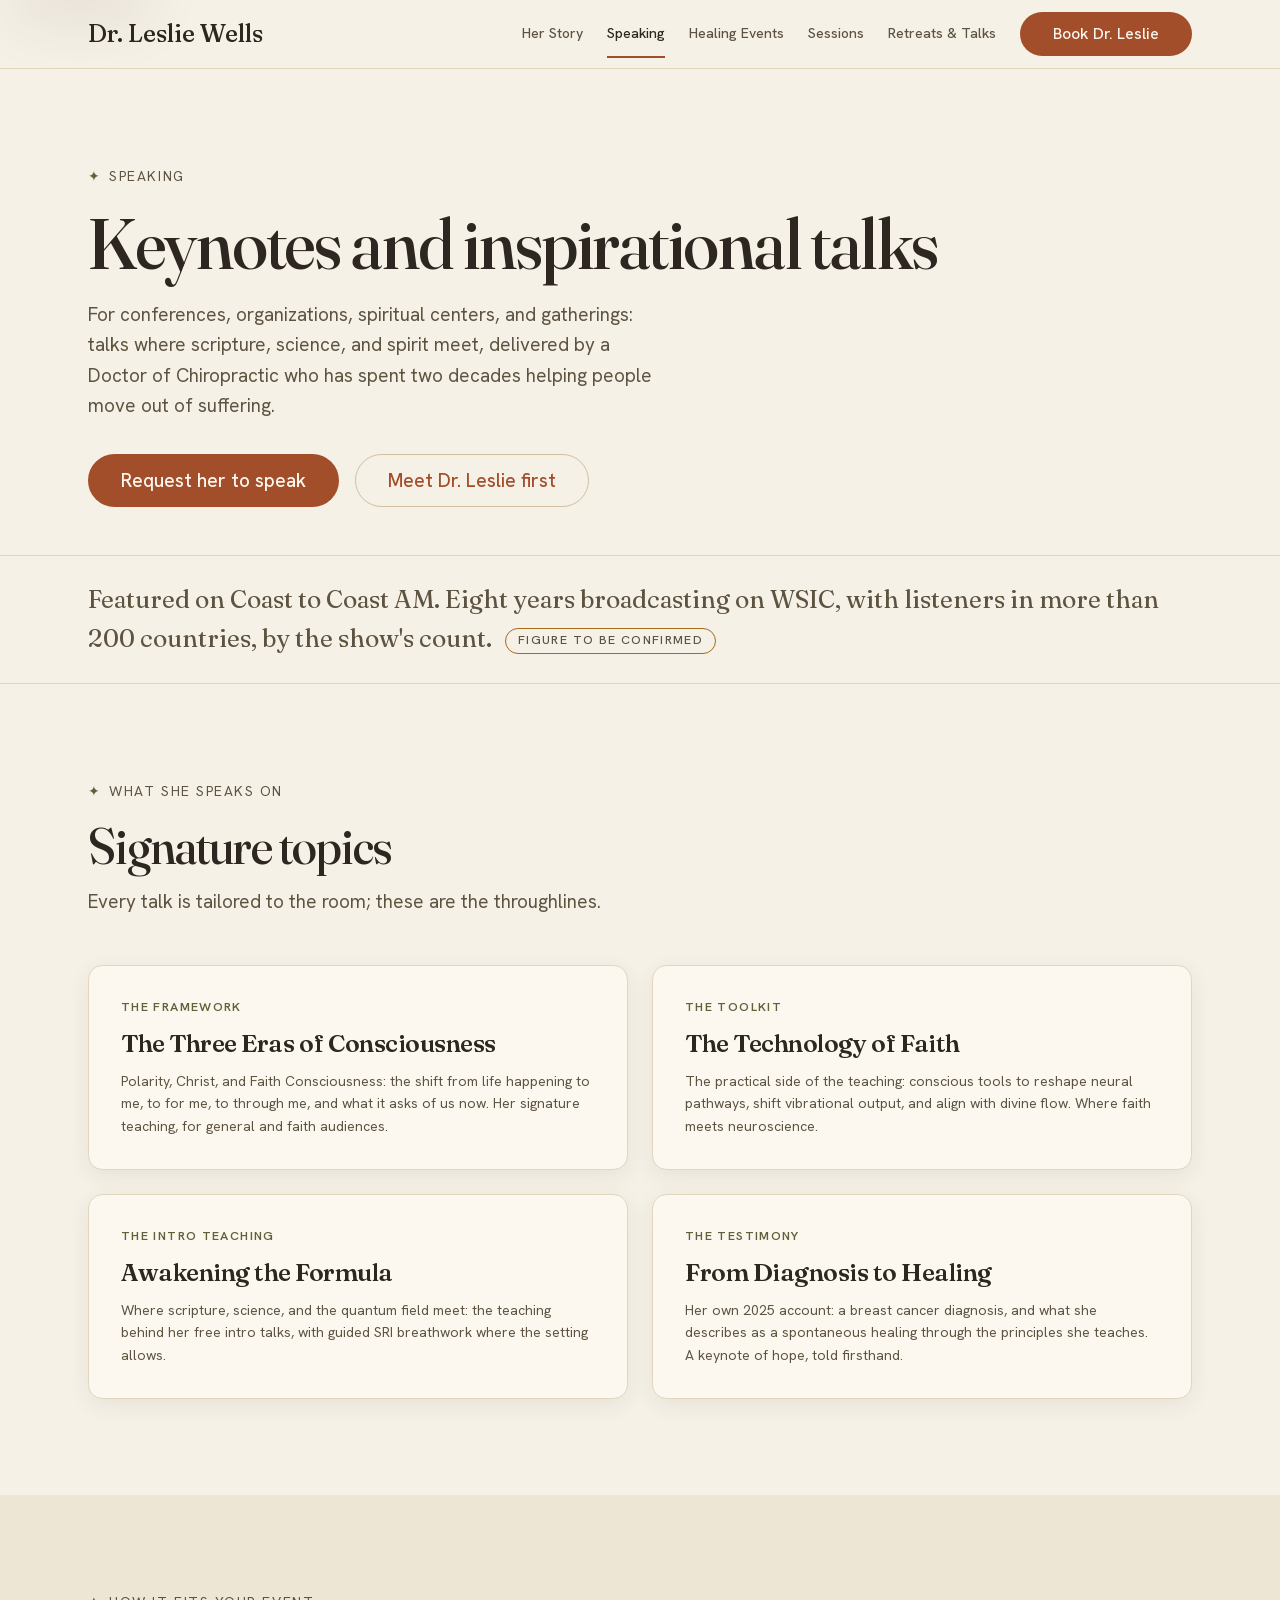
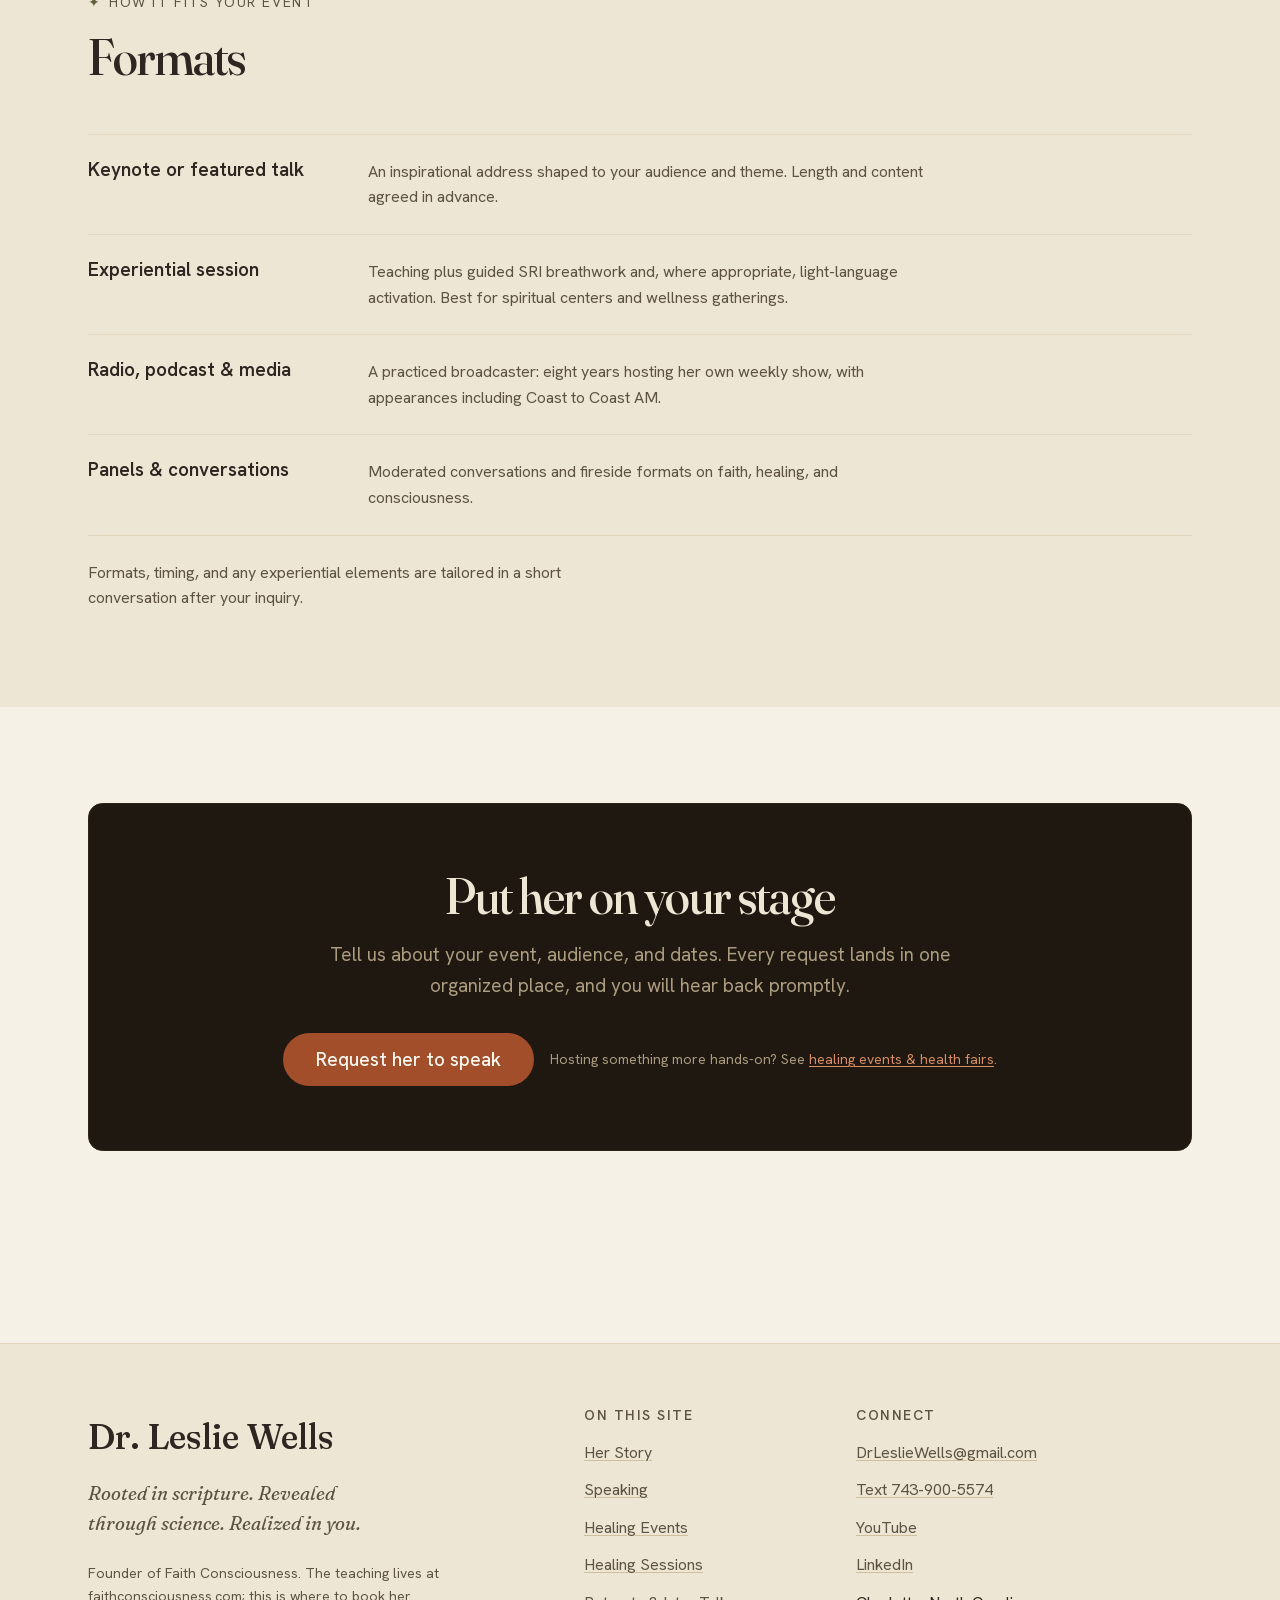
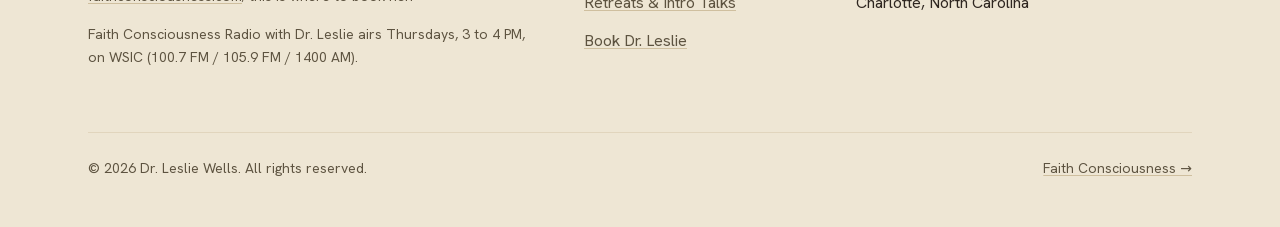
<file: speaking.html>
<!DOCTYPE html>
<html lang="en" dir="ltr">
<head>
  <meta charset="UTF-8" />
  <meta name="viewport" content="width=device-width, initial-scale=1" />
  <!-- Native form controls + scrollbars follow the site's theme, and the
       phone's browser chrome tints to match the page -->
  <meta name="color-scheme" content="light dark" />
  <meta name="theme-color" content="#F6F1E7" media="(prefers-color-scheme: light)" />
  <meta name="theme-color" content="#1E1811" media="(prefers-color-scheme: dark)" />
  <script>document.documentElement.classList.add("js")</script>

  <!-- SEO -->
  <title>Speaking | Dr. Leslie Wells</title>
  <meta name="description" content="Book Dr. Leslie Wells for keynotes and inspirational talks: the three eras of consciousness, the Technology of Faith, and her own healing testimony. Charlotte-based, travels widely." />
  <link rel="canonical" href="https://drlesliewells.com/speaking.html" />

  <!-- Open Graph / Twitter -->
  <meta property="og:type" content="website" />
  <meta property="og:title" content="Speaking | Dr. Leslie Wells" />
  <meta property="og:description" content="Keynotes and inspirational talks where scripture, science, and spirit meet." />
  <meta property="og:url" content="https://drlesliewells.com/speaking.html" />
  <meta property="og:image" content="https://drlesliewells.com/assets/images/og-home.jpg" />
  <meta property="og:image:width" content="1200" />
  <meta property="og:image:height" content="630" />
  <meta property="og:image:alt" content="Dr. Leslie Wells, speaker and founder of Faith Consciousness" />
  <meta name="twitter:card" content="summary_large_image" />
  <meta name="twitter:image" content="https://drlesliewells.com/assets/images/og-home.jpg" />

  <!-- Fonts: preload the two critical subsets, then styles -->
  <link rel="preload" href="/assets/fonts/fraunces-var.woff2" as="font" type="font/woff2" crossorigin />
  <link rel="preload" href="/assets/fonts/hanken-400.woff2" as="font" type="font/woff2" crossorigin />
  <link rel="stylesheet" href="/css/fonts.css" />
  <link rel="stylesheet" href="/css/tokens.css" />
  <link rel="stylesheet" href="/css/base.css" />
  <link rel="stylesheet" href="/css/site.css" />

  <link rel="icon" href="/favicon.svg" type="image/svg+xml" />
  <link rel="apple-touch-icon" href="/apple-touch-icon.png" />

  <style>
    /* hero (.offer-hero) + .flag pill: shared, in css/site.css */

    /* ---------- Reach line ---------- */
    .reach {
      border-block: 1px solid var(--color-border);
      padding-block: var(--p-space-5);
    }
    .reach p {
      margin: 0;
      max-width: none;
      font-family: var(--font-heading);
      font-size: var(--p-text-xl);
      color: var(--color-text-muted);
    }

    /* ---------- Topics ---------- */
    .topics-grid {
      display: grid;
      /* four cards: 2x2 on desktop, single column on phones (no orphan row) */
      grid-template-columns: repeat(auto-fit, minmax(min(100%, 26rem), 1fr));
      gap: var(--p-space-5);
    }
    .topic h3 { font-size: var(--p-text-xl); margin-bottom: var(--p-space-3); }
    .topic p { color: var(--color-text-muted); font-size: var(--p-text-sm); margin: 0; }
    .topic__kicker {
      display: block;
      font-size: var(--p-text-xs);
      letter-spacing: var(--p-tracking-caps);
      text-transform: uppercase;
      color: var(--color-secondary);
      margin-bottom: var(--p-space-3);
      font-weight: var(--p-weight-semibold);
    }

    /* ---------- Formats ---------- */
    .formats { background: var(--color-surface-alt); }
    .format-list { list-style: none; margin: 0; padding: 0; border-top: 1px solid var(--color-border); }
    .format-list li {
      display: grid;
      grid-template-columns: minmax(11rem, 16rem) minmax(0, 1fr);
      gap: var(--p-space-5);
      padding-block: var(--p-space-5);
      border-bottom: 1px solid var(--color-border);
    }
    .format-list h3 {
      font-family: var(--font-body);
      font-size: var(--p-text-lg);
      letter-spacing: normal;
      margin: 0;
    }
    .format-list p { color: var(--color-text-muted); margin: 0; }
    @media (max-width: 700px) {
      .format-list li { grid-template-columns: 1fr; gap: var(--p-space-2); }
    }
    .formats__note { margin-top: var(--p-space-5); margin-bottom: 0; }
  </style>
</head>
<body>
  <a class="skip-link" href="#main">Skip to content</a>

  <header class="site-header">
    <div class="container site-header__inner">
      <a class="site-header__brand" href="/">Dr.&nbsp;Leslie&nbsp;Wells</a>
      <button class="site-header__toggle" aria-expanded="false" aria-controls="site-nav" aria-label="Menu">
        <span class="bar"></span><span class="bar"></span>
      </button>
      <nav class="site-header__nav" id="site-nav" aria-label="Primary">
        <a href="/story.html">Her Story</a>
        <a href="/speaking.html">Speaking</a>
        <a href="/healing-events.html">Healing Events</a>
        <a href="/sessions.html">Sessions</a>
        <a href="/retreats.html">Retreats &amp; Talks</a>
        <a class="btn" href="/book-dr-leslie.html">Book Dr. Leslie</a>
      </nav>
    </div>
  </header>

  <main id="main">

    <!-- ============ HERO ============ -->
    <section class="offer-hero">
      <div class="container">
        <p class="eyebrow"><span class="star" aria-hidden="true">&#10022;</span>Speaking</p>
        <h1>Keynotes and inspirational talks</h1>
        <p class="offer-hero__lede">
          For conferences, organizations, spiritual centers, and gatherings:
          talks where scripture, science, and spirit meet, delivered by a
          Doctor of Chiropractic who has spent two decades helping people
          move out of suffering.
        </p>
        <div class="offer-hero__actions">
          <a class="btn btn--lg" href="/book-dr-leslie.html?topic=speaking">Request her to speak</a>
          <a class="btn btn--ghost btn--lg" href="/story.html">Meet Dr. Leslie first</a>
        </div>
      </div>
    </section>

    <!-- ============ REACH ============ -->
    <section class="reach" aria-label="Media reach and audience">
      <div class="container">
        <p>
          Featured on Coast to Coast AM. Eight years broadcasting on WSIC,
          with listeners in more than 200 countries, by the show's count.
          <span class="flag">Figure to be confirmed</span>
        </p>
      </div>
    </section>

    <!-- ============ SIGNATURE TOPICS ============ -->
    <section class="section" aria-labelledby="topics-title">
      <div class="container">
        <div class="section-head">
          <p class="eyebrow"><span class="star" aria-hidden="true">&#10022;</span>What she speaks on</p>
          <h2 id="topics-title">Signature topics</h2>
          <p class="section-head__lede">
            Every talk is tailored to the room; these are the throughlines.
          </p>
        </div>
        <div class="topics-grid">
          <div class="card topic">
            <span class="topic__kicker">The framework</span>
            <h3>The Three Eras of Consciousness</h3>
            <p>
              Polarity, Christ, and Faith Consciousness: the shift from life
              happening to me, to for me, to through me, and what it asks of
              us now. Her signature teaching, for general and faith audiences.
            </p>
          </div>
          <div class="card topic">
            <span class="topic__kicker">The toolkit</span>
            <h3>The Technology of Faith</h3>
            <p>
              The practical side of the teaching: conscious tools to reshape
              neural pathways, shift vibrational output, and align with
              divine flow. Where faith meets neuroscience.
            </p>
          </div>
          <div class="card topic">
            <span class="topic__kicker">The intro teaching</span>
            <h3>Awakening the Formula</h3>
            <p>
              Where scripture, science, and the quantum field meet: the
              teaching behind her free intro talks, with guided SRI
              breathwork where the setting allows.
            </p>
          </div>
          <div class="card topic">
            <span class="topic__kicker">The testimony</span>
            <h3>From Diagnosis to Healing</h3>
            <p>
              Her own 2025 account: a breast cancer diagnosis, and what she
              describes as a spontaneous healing through the principles she
              teaches. A keynote of hope, told firsthand.
            </p>
          </div>
        </div>
      </div>
    </section>

    <!-- ============ FORMATS ============ -->
    <section class="section formats" aria-labelledby="formats-title">
      <div class="container">
        <div class="section-head">
          <p class="eyebrow"><span class="star" aria-hidden="true">&#10022;</span>How it fits your event</p>
          <h2 id="formats-title">Formats</h2>
        </div>
        <ul class="format-list">
          <li>
            <h3>Keynote or featured talk</h3>
            <p>An inspirational address shaped to your audience and theme. Length and content agreed in advance.</p>
          </li>
          <li>
            <h3>Experiential session</h3>
            <p>Teaching plus guided SRI breathwork and, where appropriate, light-language activation. Best for spiritual centers and wellness gatherings.</p>
          </li>
          <li>
            <h3>Radio, podcast &amp; media</h3>
            <p>A practiced broadcaster: eight years hosting her own weekly show, with appearances including Coast to Coast AM.</p>
          </li>
          <li>
            <h3>Panels &amp; conversations</h3>
            <p>Moderated conversations and fireside formats on faith, healing, and consciousness.</p>
          </li>
        </ul>
        <p class="text-muted formats__note">
          Formats, timing, and any experiential elements are tailored in a
          short conversation after your inquiry.
        </p>
      </div>
    </section>

    <!-- ============ FINAL CTA ============ -->
    <section class="section" aria-labelledby="cta-title">
      <div class="container">
        <div class="cta-band" data-theme="dark">
          <h2 id="cta-title">Put her on your stage</h2>
          <p class="cta-band__lede">
            Tell us about your event, audience, and dates. Every request lands
            in one organized place, and you will hear back promptly.
          </p>
          <div class="cta-band__actions">
            <a class="btn btn--lg" href="/book-dr-leslie.html?topic=speaking">Request her to speak</a>
            <p class="cta-band__alt">
              Hosting something more hands-on? See
              <a href="/healing-events.html">healing events &amp; health fairs</a>.
            </p>
          </div>
        </div>
      </div>
    </section>
  </main>

  <footer class="site-footer">
    <div class="container">
      <div class="site-footer__grid">
        <div>
          <p class="site-footer__brand">Dr. Leslie Wells</p>
          <p class="site-footer__voice voice">Rooted in scripture. Revealed through science. Realized in you.</p>
          <p class="site-footer__note">
            Founder of Faith Consciousness. The teaching lives at
            <a data-site-href="teaching_site_url" href="https://faithconsciousness.com">faithconsciousness.com</a>;
            this is where to book her.
          </p>
          <p class="site-footer__note" data-site="radio_line">
            Faith Consciousness Radio with Dr. Leslie airs Thursdays, 3 to 4 PM,
            on WSIC (100.7 FM / 105.9 FM / 1400 AM).
          </p>
        </div>
        <nav aria-label="Footer">
          <h2>On this site</h2>
          <ul>
            <li><a href="/story.html">Her Story</a></li>
            <li><a href="/speaking.html">Speaking</a></li>
            <li><a href="/healing-events.html">Healing Events</a></li>
            <li><a href="/sessions.html">Healing Sessions</a></li>
            <li><a href="/retreats.html">Retreats &amp; Intro Talks</a></li>
            <li><a href="/book-dr-leslie.html">Book Dr. Leslie</a></li>
          </ul>
        </nav>
        <div>
          <h2>Connect</h2>
          <ul>
            <li><a data-site-href="email" href="mailto:DrLeslieWells@gmail.com">DrLeslieWells@gmail.com</a></li>
            <li><a data-site="phone_text_line" data-site-href="phone_sms" href="sms:+17439005574">Text 743-900-5574</a></li>
            <li><a data-site-href="youtube_url" href="https://www.youtube.com/channel/UCfDvR4XYsRokVp6NXiUWM1g">YouTube</a></li>
            <li><a data-site-href="linkedin_url" href="https://www.linkedin.com/in/leslie-wells-23040346/">LinkedIn</a></li>
            <li><span data-site="location_line">Charlotte, North Carolina</span></li>
          </ul>
        </div>
      </div>
      <div class="site-footer__bottom">
        <p>&copy; <span id="year">2026</span> Dr. Leslie Wells. All rights reserved.</p>
        <p><a href="https://faithconsciousness.com">Faith Consciousness &rarr;</a></p>
      </div>
    </div>
  </footer>

  <script src="/js/nav.js" defer></script>
  <script src="/js/reveal.js" defer></script>
  <script src="/js/render.js" defer></script>
</body>
</html>
</file>
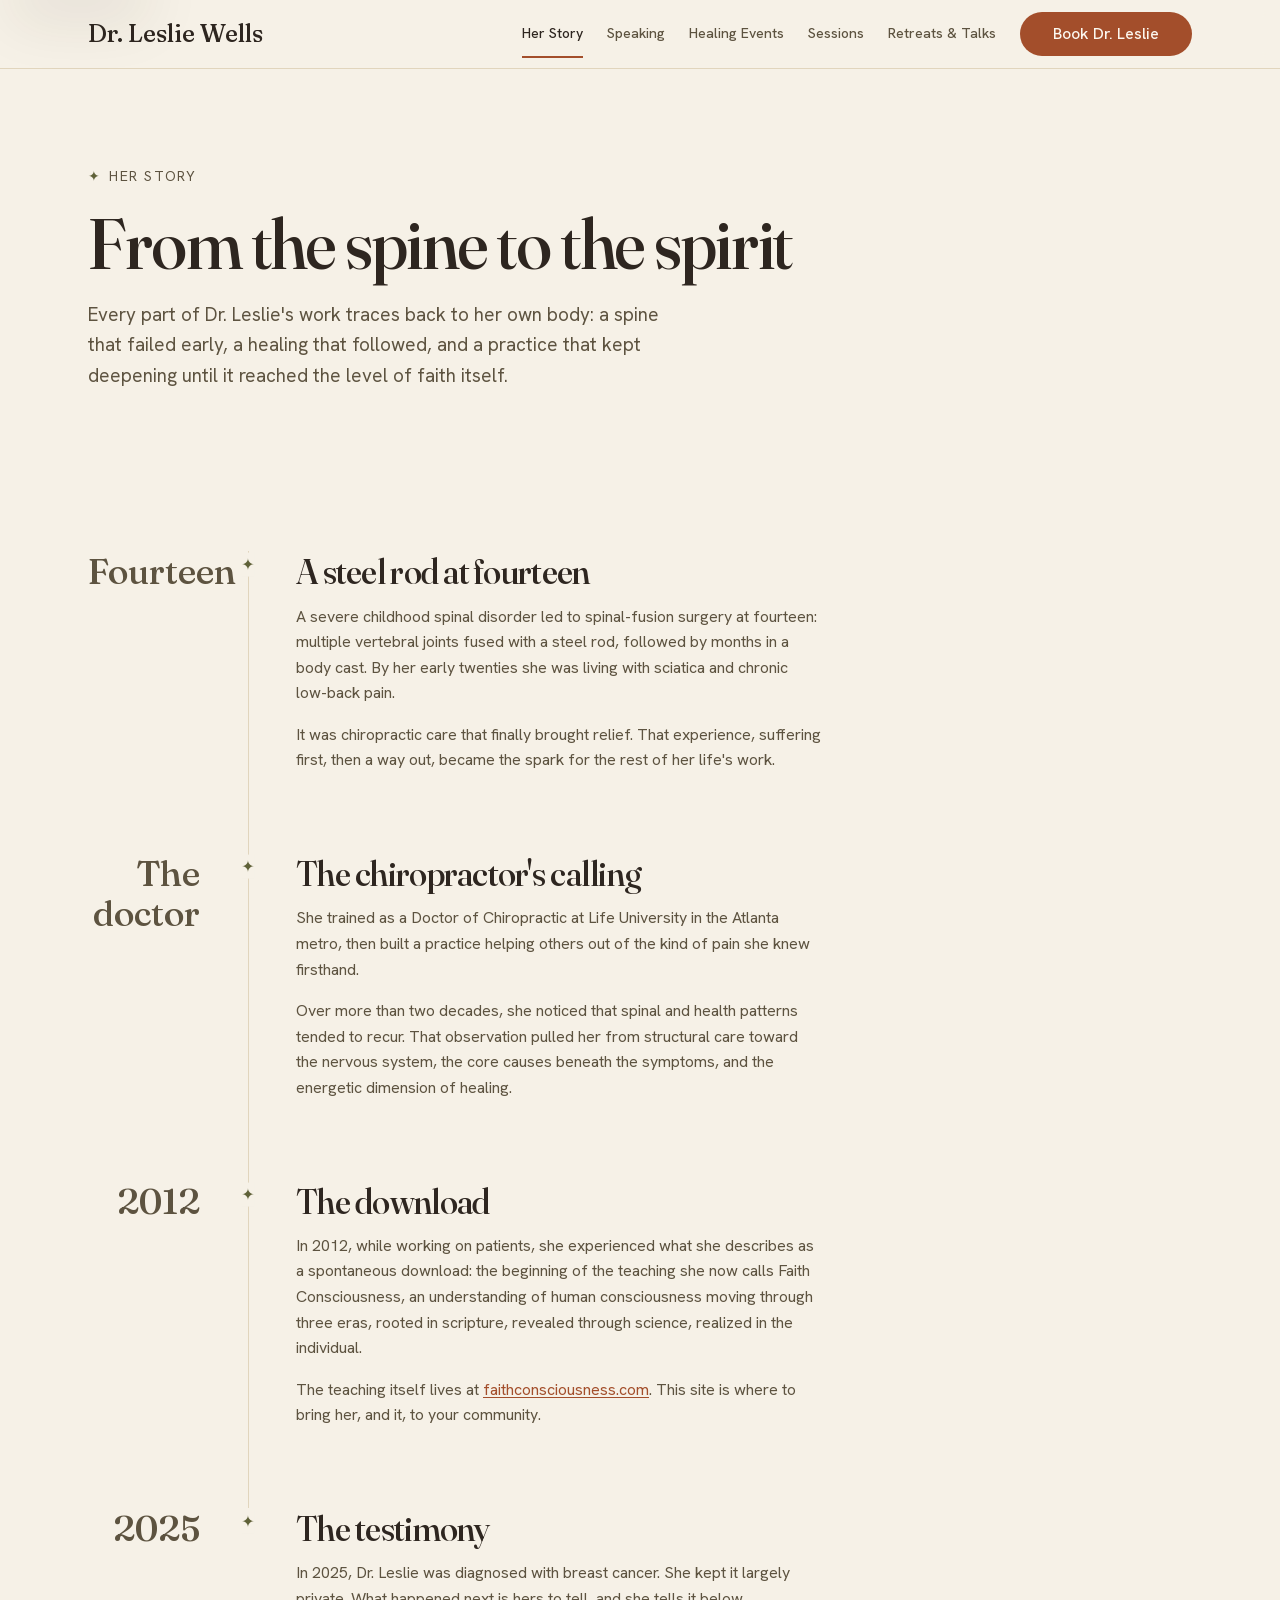
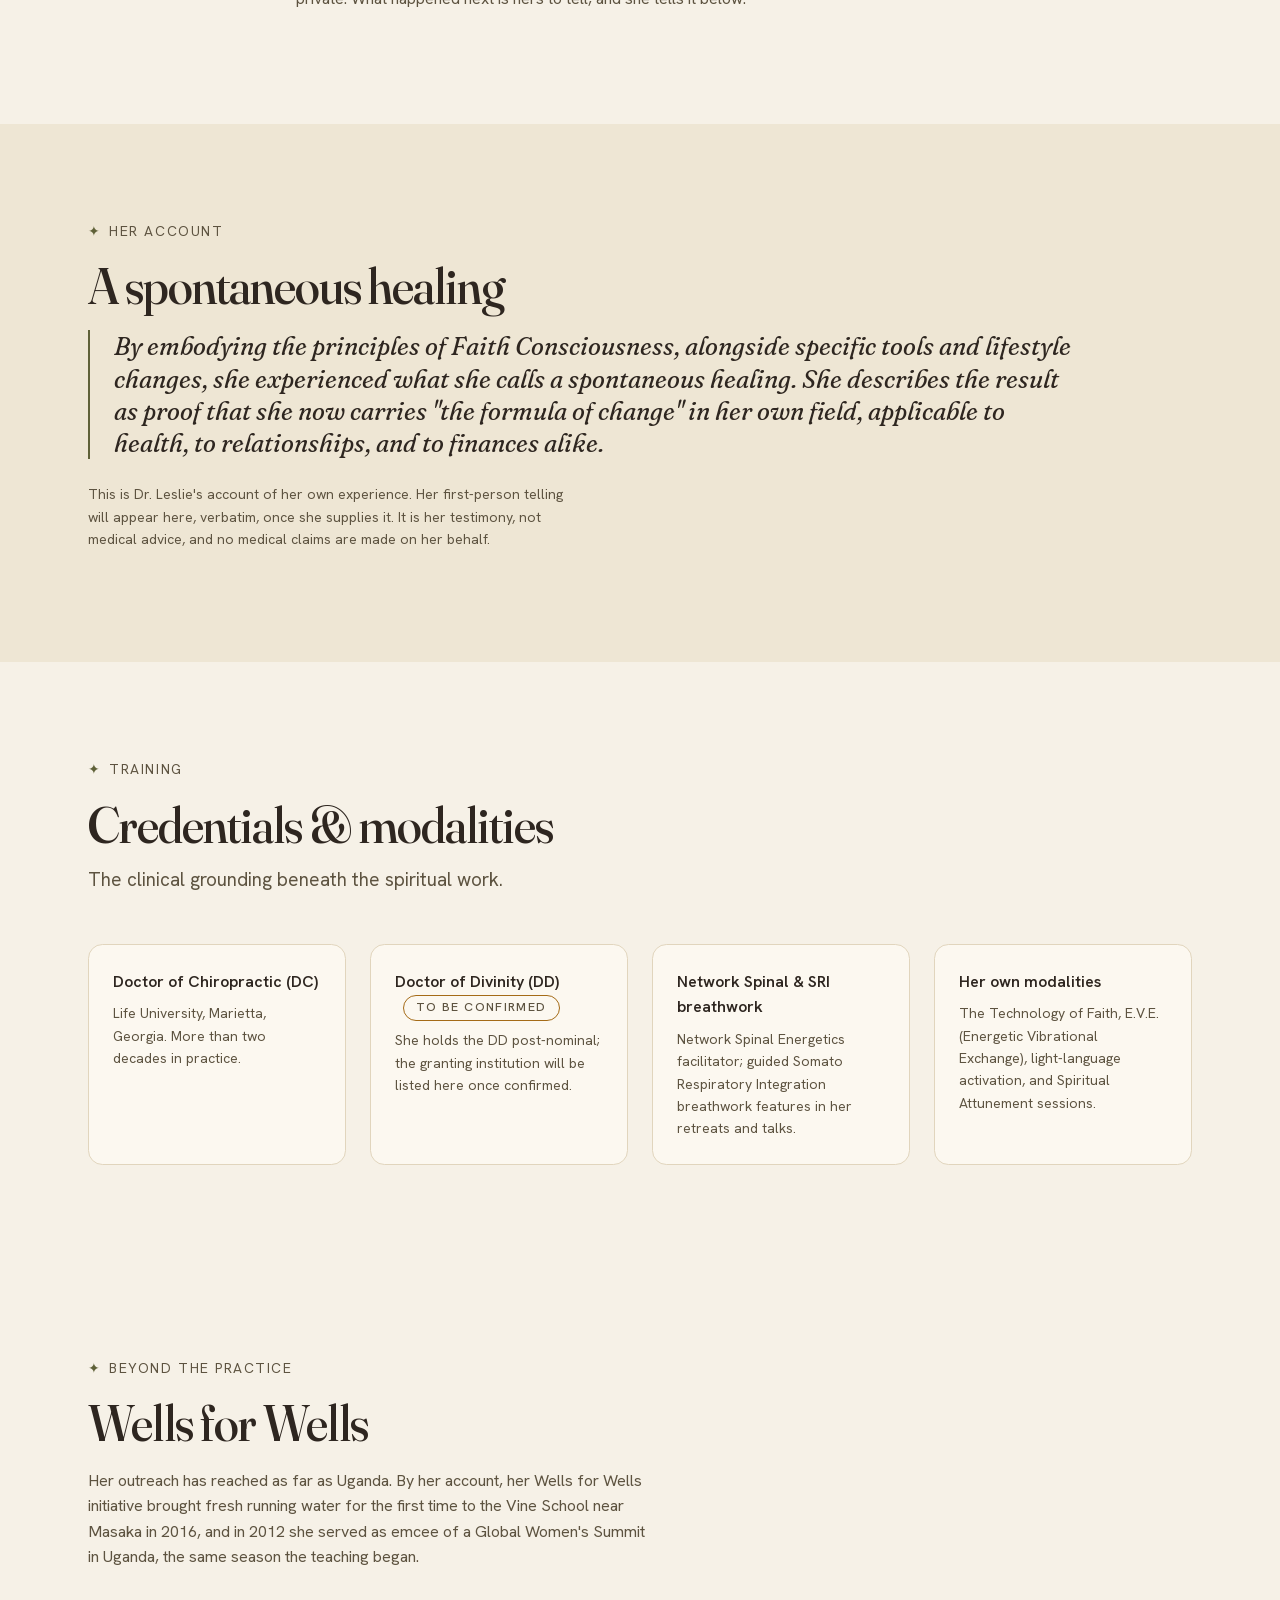
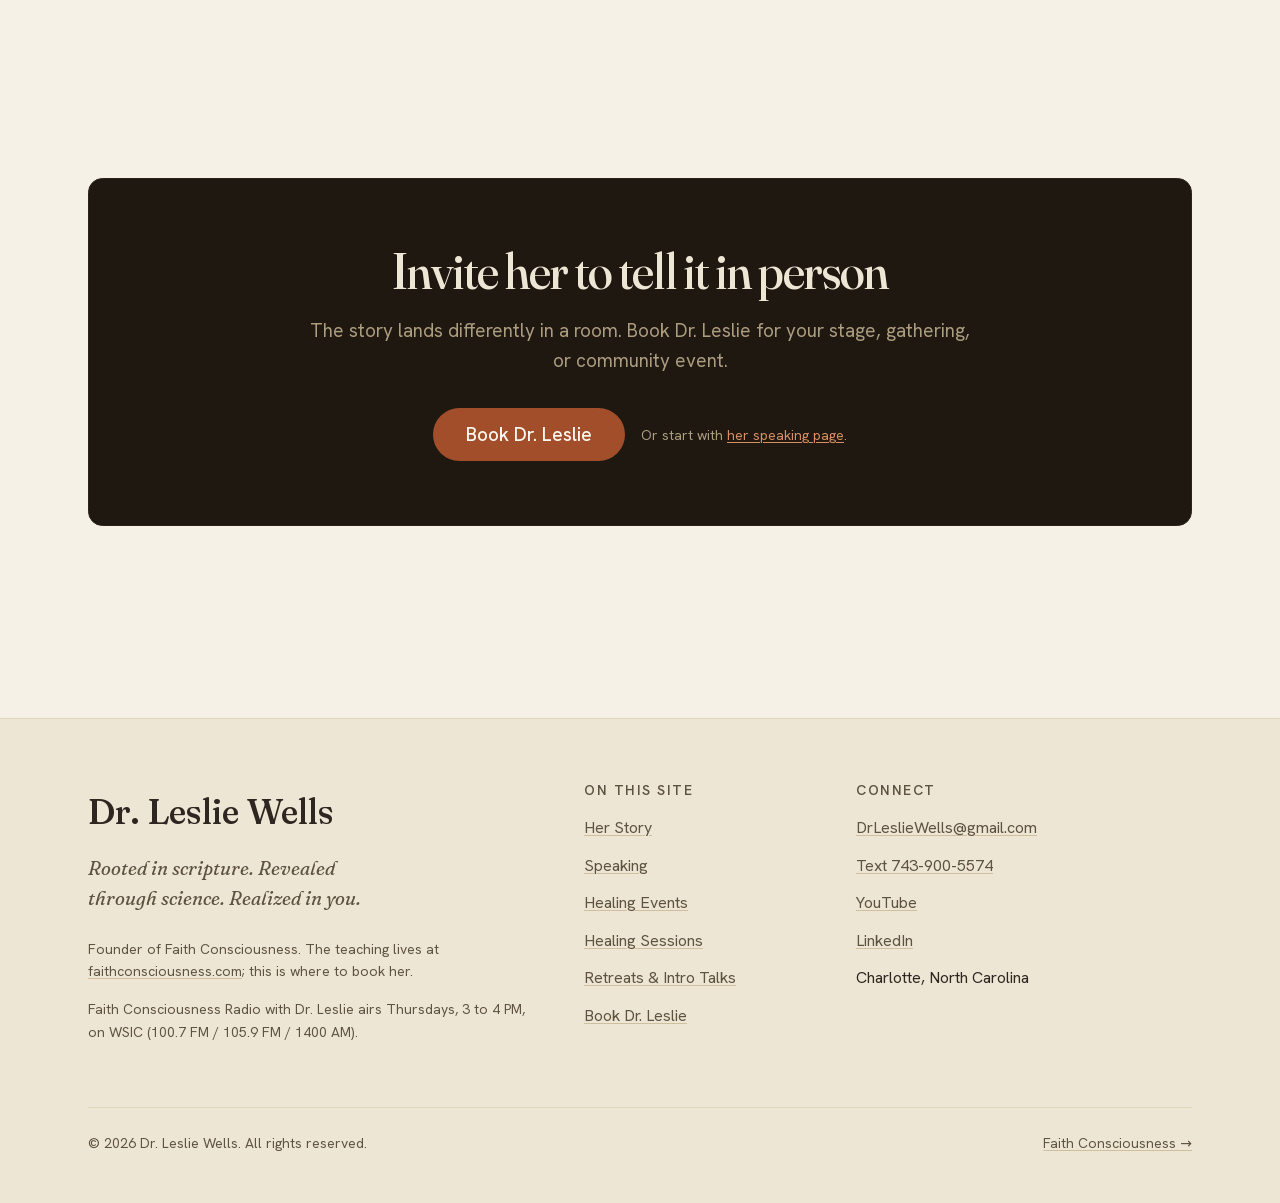
<file: story.html>
<!DOCTYPE html>
<html lang="en" dir="ltr">
<head>
  <meta charset="UTF-8" />
  <meta name="viewport" content="width=device-width, initial-scale=1" />
  <!-- Native form controls + scrollbars follow the site's theme, and the
       phone's browser chrome tints to match the page -->
  <meta name="color-scheme" content="light dark" />
  <meta name="theme-color" content="#F6F1E7" media="(prefers-color-scheme: light)" />
  <meta name="theme-color" content="#1E1811" media="(prefers-color-scheme: dark)" />
  <script>document.documentElement.classList.add("js")</script>

  <!-- SEO -->
  <title>Her Story | Dr. Leslie Wells</title>
  <meta name="description" content="From a steel rod at fourteen to two decades of chiropractic and energy work, to the founding of Faith Consciousness: the story of Dr. Leslie Wells, in her words." />
  <link rel="canonical" href="https://drlesliewells.com/story.html" />

  <!-- Open Graph / Twitter -->
  <meta property="og:type" content="profile" />
  <meta property="og:title" content="Her Story | Dr. Leslie Wells" />
  <meta property="og:description" content="From the spine to the spirit: the arc behind the work of Dr. Leslie Wells." />
  <meta property="og:url" content="https://drlesliewells.com/story.html" />
  <meta property="og:image" content="https://drlesliewells.com/assets/images/og-home.jpg" />
  <meta property="og:image:width" content="1200" />
  <meta property="og:image:height" content="630" />
  <meta property="og:image:alt" content="Dr. Leslie Wells, speaker and founder of Faith Consciousness" />
  <meta name="twitter:card" content="summary_large_image" />
  <meta name="twitter:image" content="https://drlesliewells.com/assets/images/og-home.jpg" />

  <!-- Fonts: preload the two critical subsets, then styles -->
  <link rel="preload" href="/assets/fonts/fraunces-var.woff2" as="font" type="font/woff2" crossorigin />
  <link rel="preload" href="/assets/fonts/hanken-400.woff2" as="font" type="font/woff2" crossorigin />
  <link rel="stylesheet" href="/css/fonts.css" />
  <link rel="stylesheet" href="/css/tokens.css" />
  <link rel="stylesheet" href="/css/base.css" />
  <link rel="stylesheet" href="/css/site.css" />

  <link rel="icon" href="/favicon.svg" type="image/svg+xml" />
  <link rel="apple-touch-icon" href="/apple-touch-icon.png" />

  <script type="application/ld+json">
  {
    "@context": "https://schema.org",
    "@type": "ProfilePage",
    "name": "Her Story | Dr. Leslie Wells",
    "url": "https://drlesliewells.com/story.html",
    "mainEntity": {
      "@type": "Person",
      "name": "Dr. Leslie Wells",
      "honorificSuffix": "DC",
      "url": "https://drlesliewells.com/"
    }
  }
  </script>

  <style>
    /* ---------- Story: hero ---------- */
    .story-hero { padding-block: var(--p-space-section) var(--p-space-7); }
    .story-hero h1 { max-width: 20ch; }
    .story-hero__lede {
      font-size: var(--p-text-lg);
      color: var(--color-text-muted);
      max-width: 52ch;
    }

    /* ---------- The chapters: a quiet timeline ---------- */
    .chapters { padding-block: var(--p-space-8); }
    .chapter {
      position: relative;
      display: grid;
      grid-template-columns: 9rem minmax(0, 1fr);
      gap: var(--p-space-6);
      padding-block: var(--p-space-6) var(--p-space-7);
    }
    /* the connecting hairline */
    .chapter::before {
      content: "";
      position: absolute;
      left: calc(9rem + var(--p-space-6) / 2 - 0.5px);
      top: 0;
      bottom: 0;
      width: 1px;
      background: var(--color-border);
    }
    .chapter:first-of-type::before { top: var(--p-space-6); }
    .chapter:last-of-type::before { bottom: auto; height: var(--p-space-6); }
    /* the gold star node */
    .chapter__mark {
      position: absolute;
      left: calc(9rem + var(--p-space-6) / 2);
      top: var(--p-space-6);
      transform: translate(-50%, 0.1em);
      color: var(--color-secondary);
      background: var(--color-bg);
      line-height: 1;
      padding-block: var(--p-space-1);
    }
    .chapter__when {
      text-align: right;
      font-family: var(--font-heading);
      font-size: var(--p-text-2xl);
      font-weight: var(--p-weight-medium);
      color: var(--color-text-subtle);
      line-height: var(--p-leading-tight);
      padding-right: var(--p-space-6);
    }
    .chapter__body { padding-left: var(--p-space-6); max-width: var(--p-measure); }
    .chapter__body h2 { font-size: var(--p-text-2xl); margin-bottom: var(--p-space-3); }
    .chapter__body p { color: var(--color-text-muted); }
    .chapter__body p:last-child { margin-bottom: 0; }

    @media (max-width: 700px) {
      .chapter { grid-template-columns: 1fr; gap: var(--p-space-2); padding-left: var(--p-space-6); }
      .chapter::before { left: 0; }
      .chapter__mark { left: 0; }
      .chapter__when { text-align: left; padding-right: 0; font-size: var(--p-text-xl); }
      .chapter__body { padding-left: 0; }
    }

    /* ---------- The testimony ---------- */
    .testimony { background: var(--color-surface-alt); }
    .testimony__quote {
      font-family: var(--font-accent);
      font-style: italic;
      font-variation-settings: "opsz" 40, "SOFT" 60;
      font-size: var(--p-text-xl);
      line-height: var(--p-leading-snug);
      color: var(--color-text);
      border-left: 2px solid var(--color-secondary);
      padding-left: var(--p-space-5);
      max-width: var(--p-measure);
      margin-bottom: var(--p-space-5);
    }
    .testimony__note {
      font-size: var(--p-text-sm);
      color: var(--color-text-subtle);
      max-width: var(--p-measure);
    }

    /* ---------- Beyond the practice ---------- */
    .beyond__body { max-width: var(--p-measure); }

    /* ---------- Credentials ---------- */
    .credentials dl {
      display: grid;
      grid-template-columns: repeat(auto-fit, minmax(16rem, 1fr));
      gap: var(--p-space-5);
      margin: 0;
    }
    .credentials .cred {
      background: var(--card-bg);
      border: 1px solid var(--card-border);
      border-radius: var(--card-radius);
      padding: var(--p-space-5);
    }
    .credentials dt {
      font-weight: var(--p-weight-semibold);
      margin-bottom: var(--p-space-2);
    }
    .credentials dd {
      margin: 0;
      color: var(--color-text-muted);
      font-size: var(--p-text-sm);
    }
    /* .flag pill: shared, in css/site.css */
  </style>
</head>
<body>
  <a class="skip-link" href="#main">Skip to content</a>

  <header class="site-header">
    <div class="container site-header__inner">
      <a class="site-header__brand" href="/">Dr.&nbsp;Leslie&nbsp;Wells</a>
      <button class="site-header__toggle" aria-expanded="false" aria-controls="site-nav" aria-label="Menu">
        <span class="bar"></span><span class="bar"></span>
      </button>
      <nav class="site-header__nav" id="site-nav" aria-label="Primary">
        <a href="/story.html">Her Story</a>
        <a href="/speaking.html">Speaking</a>
        <a href="/healing-events.html">Healing Events</a>
        <a href="/sessions.html">Sessions</a>
        <a href="/retreats.html">Retreats &amp; Talks</a>
        <a class="btn" href="/book-dr-leslie.html">Book Dr. Leslie</a>
      </nav>
    </div>
  </header>

  <main id="main">

    <!-- ============ HERO ============ -->
    <section class="story-hero">
      <div class="container">
        <p class="eyebrow"><span class="star" aria-hidden="true">&#10022;</span>Her story</p>
        <h1>From the spine to the spirit</h1>
        <p class="story-hero__lede">
          Every part of Dr. Leslie's work traces back to her own body: a spine
          that failed early, a healing that followed, and a practice that kept
          deepening until it reached the level of faith itself.
        </p>
      </div>
    </section>

    <!-- ============ THE CHAPTERS ============ -->
    <section class="chapters" aria-label="Her story, chapter by chapter">
      <div class="container">

        <article class="chapter">
          <span class="chapter__mark" aria-hidden="true">&#10022;</span>
          <p class="chapter__when">Fourteen</p>
          <div class="chapter__body">
            <h2>A steel rod at fourteen</h2>
            <p>
              A severe childhood spinal disorder led to spinal-fusion surgery
              at fourteen: multiple vertebral joints fused with a steel rod,
              followed by months in a body cast. By her early twenties she was
              living with sciatica and chronic low-back pain.
            </p>
            <p>
              It was chiropractic care that finally brought relief. That
              experience, suffering first, then a way out, became the spark
              for the rest of her life's work.
            </p>
          </div>
        </article>

        <article class="chapter">
          <span class="chapter__mark" aria-hidden="true">&#10022;</span>
          <p class="chapter__when">The doctor</p>
          <div class="chapter__body">
            <h2>The chiropractor's calling</h2>
            <p>
              She trained as a Doctor of Chiropractic at Life University in
              the Atlanta metro, then built a practice helping others out of
              the kind of pain she knew firsthand.
            </p>
            <p>
              Over more than two decades, she noticed that spinal and health
              patterns tended to recur. That observation pulled her from
              structural care toward the nervous system, the core causes
              beneath the symptoms, and the energetic dimension of healing.
            </p>
          </div>
        </article>

        <article class="chapter">
          <span class="chapter__mark" aria-hidden="true">&#10022;</span>
          <p class="chapter__when">2012</p>
          <div class="chapter__body">
            <h2>The download</h2>
            <p>
              In 2012, while working on patients, she experienced what she
              describes as a spontaneous download: the beginning of the
              teaching she now calls Faith Consciousness, an understanding of
              human consciousness moving through three eras, rooted in
              scripture, revealed through science, realized in the individual.
            </p>
            <p>
              The teaching itself lives at
              <a href="https://faithconsciousness.com">faithconsciousness.com</a>.
              This site is where to bring her, and it, to your community.
            </p>
          </div>
        </article>

        <article class="chapter">
          <span class="chapter__mark" aria-hidden="true">&#10022;</span>
          <p class="chapter__when">2025</p>
          <div class="chapter__body">
            <h2>The testimony</h2>
            <p>
              In 2025, Dr. Leslie was diagnosed with breast cancer. She kept
              it largely private. What happened next is hers to tell, and she
              tells it below.
            </p>
          </div>
        </article>

      </div>
    </section>

    <!-- ============ THE TESTIMONY, IN HER WORDS ============ -->
    <section class="section testimony" aria-labelledby="testimony-title">
      <div class="container">
        <p class="eyebrow"><span class="star" aria-hidden="true">&#10022;</span>Her account</p>
        <h2 id="testimony-title">A spontaneous healing</h2>
        <div class="testimony__quote">
          <p>
            By embodying the principles of Faith Consciousness, alongside
            specific tools and lifestyle changes, she experienced what she
            calls a spontaneous healing. She describes the result as proof
            that she now carries "the formula of change" in her own field,
            applicable to health, to relationships, and to finances alike.
          </p>
        </div>
        <p class="testimony__note">
          This is Dr. Leslie's account of her own experience. Her first-person
          telling will appear here, verbatim, once she supplies it. It is her
          testimony, not medical advice, and no medical claims are made on
          her behalf.
        </p>
      </div>
    </section>

    <!-- ============ CREDENTIALS & MODALITIES ============ -->
    <section class="section credentials" aria-labelledby="credentials-title">
      <div class="container">
        <div class="section-head">
          <p class="eyebrow"><span class="star" aria-hidden="true">&#10022;</span>Training</p>
          <h2 id="credentials-title">Credentials &amp; modalities</h2>
          <p class="section-head__lede">
            The clinical grounding beneath the spiritual work.
          </p>
        </div>
        <dl>
          <div class="cred">
            <dt>Doctor of Chiropractic (DC)</dt>
            <dd>Life University, Marietta, Georgia. More than two decades in practice.</dd>
          </div>
          <div class="cred">
            <dt>Doctor of Divinity (DD) <span class="flag">To be confirmed</span></dt>
            <dd>She holds the DD post-nominal; the granting institution will be listed here once confirmed.</dd>
          </div>
          <div class="cred">
            <dt>Network Spinal &amp; SRI breathwork</dt>
            <dd>Network Spinal Energetics facilitator; guided Somato Respiratory Integration breathwork features in her retreats and talks.</dd>
          </div>
          <div class="cred">
            <dt>Her own modalities</dt>
            <dd>The Technology of Faith, E.V.E. (Energetic Vibrational Exchange), light-language activation, and Spiritual Attunement sessions.</dd>
          </div>
        </dl>
      </div>
    </section>

    <!-- ============ BEYOND THE PRACTICE ============ -->
    <section class="section" aria-labelledby="beyond-title">
      <div class="container">
        <p class="eyebrow"><span class="star" aria-hidden="true">&#10022;</span>Beyond the practice</p>
        <h2 id="beyond-title">Wells for Wells</h2>
        <p class="text-muted beyond__body">
          Her outreach has reached as far as Uganda. By her account, her
          Wells for Wells initiative brought fresh running water for the
          first time to the Vine School near Masaka in 2016, and in 2012 she
          served as emcee of a Global Women's Summit in Uganda, the same
          season the teaching began.
        </p>
      </div>
    </section>

    <!-- ============ FINAL CTA ============ -->
    <section class="section" aria-labelledby="cta-title">
      <div class="container">
        <div class="cta-band" data-theme="dark">
          <h2 id="cta-title">Invite her to tell it in person</h2>
          <p class="cta-band__lede">
            The story lands differently in a room. Book Dr. Leslie for your
            stage, gathering, or community event.
          </p>
          <div class="cta-band__actions">
            <a class="btn btn--lg" href="/book-dr-leslie.html">Book Dr. Leslie</a>
            <p class="cta-band__alt">
              Or start with <a href="/speaking.html">her speaking page</a>.
            </p>
          </div>
        </div>
      </div>
    </section>
  </main>

  <footer class="site-footer">
    <div class="container">
      <div class="site-footer__grid">
        <div>
          <p class="site-footer__brand">Dr. Leslie Wells</p>
          <p class="site-footer__voice voice">Rooted in scripture. Revealed through science. Realized in you.</p>
          <p class="site-footer__note">
            Founder of Faith Consciousness. The teaching lives at
            <a data-site-href="teaching_site_url" href="https://faithconsciousness.com">faithconsciousness.com</a>;
            this is where to book her.
          </p>
          <p class="site-footer__note" data-site="radio_line">
            Faith Consciousness Radio with Dr. Leslie airs Thursdays, 3 to 4 PM,
            on WSIC (100.7 FM / 105.9 FM / 1400 AM).
          </p>
        </div>
        <nav aria-label="Footer">
          <h2>On this site</h2>
          <ul>
            <li><a href="/story.html">Her Story</a></li>
            <li><a href="/speaking.html">Speaking</a></li>
            <li><a href="/healing-events.html">Healing Events</a></li>
            <li><a href="/sessions.html">Healing Sessions</a></li>
            <li><a href="/retreats.html">Retreats &amp; Intro Talks</a></li>
            <li><a href="/book-dr-leslie.html">Book Dr. Leslie</a></li>
          </ul>
        </nav>
        <div>
          <h2>Connect</h2>
          <ul>
            <li><a data-site-href="email" href="mailto:DrLeslieWells@gmail.com">DrLeslieWells@gmail.com</a></li>
            <li><a data-site="phone_text_line" data-site-href="phone_sms" href="sms:+17439005574">Text 743-900-5574</a></li>
            <li><a data-site-href="youtube_url" href="https://www.youtube.com/channel/UCfDvR4XYsRokVp6NXiUWM1g">YouTube</a></li>
            <li><a data-site-href="linkedin_url" href="https://www.linkedin.com/in/leslie-wells-23040346/">LinkedIn</a></li>
            <li><span data-site="location_line">Charlotte, North Carolina</span></li>
          </ul>
        </div>
      </div>
      <div class="site-footer__bottom">
        <p>&copy; <span id="year">2026</span> Dr. Leslie Wells. All rights reserved.</p>
        <p><a href="https://faithconsciousness.com">Faith Consciousness &rarr;</a></p>
      </div>
    </div>
  </footer>

  <script src="/js/nav.js" defer></script>
  <script src="/js/reveal.js" defer></script>
  <script src="/js/render.js" defer></script>
</body>
</html>
</file>
<file: css/fonts.css>
/* ============================================================
   Self-hosted VARIABLE fonts — "Warm Earthy Editorial".
   Subset (Latin + typographic punctuation) from the source
   GitHub variable TTFs and converted to woff2 with fonttools,
   so the real axes survive (the Google /css2 API would flatten
   them). Axes kept:
     Fraunces (roman+ital) opsz, wght 100-900, SOFT 0-100, WONK 0-1
     Hanken Grotesk        static 400/500/600 (body; unchanged)
   Fraunces now LEADS as the display/heading serif and is the
   italic accent voice. font-optical-sizing: auto drives opsz;
   SOFT/WONK are set per-use via font-variation-settings.
   (Bricolage retired.)
   ============================================================ */

/* ---- Fraunces — display/headings + italic accent + scripture ---- */
@font-face {
  font-family: "Fraunces";
  src: url("/assets/fonts/fraunces-var.woff2") format("woff2");
  font-weight: 100 900;
  font-style: normal;
  font-display: swap;
}
@font-face {
  font-family: "Fraunces";
  src: url("/assets/fonts/fraunces-italic-var.woff2") format("woff2");
  font-weight: 100 900;
  font-style: italic;
  font-display: swap;
}

/* ---- Hanken Grotesk — body + labels (static subsets, kept) ---- */
@font-face {
  font-family: "Hanken Grotesk";
  src: url("/assets/fonts/hanken-400.woff2") format("woff2");
  font-weight: 400;
  font-style: normal;
  font-display: swap;
}
@font-face {
  font-family: "Hanken Grotesk";
  src: url("/assets/fonts/hanken-500.woff2") format("woff2");
  font-weight: 500;
  font-style: normal;
  font-display: swap;
}
@font-face {
  font-family: "Hanken Grotesk";
  src: url("/assets/fonts/hanken-600.woff2") format("woff2");
  font-weight: 600;
  font-style: normal;
  font-display: swap;
}
</file>
<file: css/tokens.css>
/* ============================================================
   Design Tokens — Dr. Leslie Wells
   Three-layer system:  primitives -> semantic -> component
   ------------------------------------------------------------
   Layer 1  PRIMITIVES  raw values. Never reference in markup.
   Layer 2  SEMANTIC    role-based. BUILD AGAINST THESE.
   Layer 3  COMPONENT   per-component, derived from semantic.

   Direction locked (Jul 2026): "FREQUENCY & FAITH" — warm
   editorial modernism. A humanist grotesque (Bricolage) leads
   and carries the authority; Fraunces (soft-terminal serif) is
   the rationed "soul" accent for the signature line and
   scripture; body stays Hanken. Only Layer 1 changed here,
   EXCEPT two documented type-role lines in Layer 2
   (heading -> display, + a new --font-accent): a grotesque-led
   direction re-maps the heading role, which a pure value-swap
   cannot express. Component layer untouched.

   Re-look (Jul 2026): "WARM EARTHY EDITORIAL". Client redirected
   to a serif-led, photography-forward magazine look (terracotta +
   olive + cream, à la the Mind-Body / María references). Plum is
   fully retired. Fraunces now LEADS as the display/heading serif
   (--font-heading repointed from Bricolage); Hanken stays body;
   Fraunces italic stays the accent/pull-quote voice. Olive joins
   as a genuine SECOND accent (--color-secondary) — legible as a
   foreground on cream (5.7:1), unlike the pale plum-era sage.
   Buttons are pill. Every pairing AA-verified (python) before
   applying. This supersedes the two notes above.
   ============================================================ */

/* ---------------- Layer 1 · Primitives ---------------- */
:root {
  /* Warm cream/espresso scale — tinted, never pure grey. Doubles
     as the dark ramp (100 = dark-mode text, 900 = ink & dark card
     surface, 950 = dark bg). AA verified: ink 13.2:1 light /
     14.2:1 dark. -200 is the hairline border. */
  --p-stone-50:  #F6F1E7;
  --p-stone-100: #EEE6D4;
  --p-stone-200: #E1D5BD;
  --p-stone-300: #CFBF9F;
  --p-stone-400: #AD9D80;
  --p-stone-500: #877858;
  --p-stone-600: #5D5340;
  --p-stone-700: #423A2C;
  --p-stone-800: #2B2418;
  --p-stone-900: #2E2620;
  --p-stone-950: #1E1811;

  /* Accent — Terracotta. Contrast checked (WCAG AA).
     -600 is the link/button terracotta, clears 4.5:1 on every
     light ground: 5.07:1 on bg-50, 5.38:1 on white, 4.59:1 on
     surface-alt (-100), 4.60:1 on the soft wash (-100 accent);
     warm-white text on it = 5.38:1.
     -500 focus ring = 3.44:1 on bg (>=3:1 UI min).
     -300 is the dark-mode accent = 6.70:1 on stone-950. */
  --p-accent-100: #F4E4D8;   /* soft wash: terracotta clears 4.60:1 on it */
  --p-accent-300: #D98E63;
  --p-accent-500: #C06B41;
  --p-accent-600: #A34E2B;
  --p-accent-700: #8E4728;
  --p-accent-900: #3A2114;   /* dark soft wash: ember clears 5.68:1 on it */

  /* Second accent — Olive. A genuine foreground color this time
     (eyebrows, kickers, section tints, rules). AA verified:
     -600 = 5.73:1 on bg-50, 5.20:1 on surface-alt; -300 (dark) =
     7.42:1 on bg-950. The -100/-900 tints are deliberately more
     CHROMATIC than the neutrals so the stats band reads as "the
     green section", not more cream: labels (stone-600) = 5.53:1
     on -100; labels (stone-400) = 4.81:1 on -900. */
  --p-olive-100: #DEDFB8;   /* light olive tint (stats band, light mode) */
  --p-olive-300: #A9AC77;
  --p-olive-600: #5F6138;
  --p-olive-900: #313423;   /* deep olive tint (stats band, dark mode) */

  /* The one gold: a narrow, non-ramp pair reserved solely for the
     --color-signature role (see Layer 2), used by exactly one CSS
     rule (.hl-accent), on purpose ("spend boldness once").
     CONSTRAINT: -600 is tuned bright so it actually reads as GOLD,
     which means it clears only the LARGE-text bar — 3.79:1 on
     bg-50, 3.43:1 on surface-alt (>= 3:1). The signature word may
     therefore appear ONLY at display sizes (3xl and up), never in
     body copy. -300 (dark) = 7.68:1 on dark surface-alt. */
  --p-signature-600: #9C7418;
  --p-signature-300: #D9B34E;

  /* Absolutes + state hues. "white" is a warm paper-white (never
     pure #fff — tinted-neutral discipline); it is the light card
     surface and the text on the terracotta button. */
  --p-white:     #FCF8F0;
  --p-black:     #000000;
  --p-red-300:   #e08d78;   /* danger on dark surfaces: 6.9:1 on bg-950 */
  --p-red-600:   #a63a29;
  --p-green-600: #3f7a4f;
  --p-amber-600: #a56b17;
  --p-amber-300: #C98F2C;   /* warning on dark surfaces: 4.53:1 on the
                               olive-900 stats band (amber-600 dipped to
                               2.87:1 there), 6.24:1 on bg-950 */

  /* Type families — self-hosted VARIABLE fonts (css/fonts.css).
     serif = Fraunces, now the DISPLAY/heading lead AND the italic
     accent/pull-quote voice; sans = Hanken, the body workhorse.
     (Bricolage retired in the Warm Earthy Editorial re-look.) */
  --p-font-serif:   "Fraunces", "Iowan Old Style", "Palatino Linotype", Palatino, Georgia, "Times New Roman", serif;
  --p-font-sans:    "Hanken Grotesk", ui-sans-serif, system-ui, -apple-system, "Segoe UI", Roboto, Helvetica, Arial, sans-serif;

  /* Type scale — fluid via clamp() */
  --p-text-xs:   0.78rem;
  --p-text-sm:   0.875rem;
  --p-text-base: 1rem;
  --p-text-lg:   1.1875rem;
  --p-text-xl:   clamp(1.3rem, 1.10rem + 0.9vw, 1.55rem);
  --p-text-2xl:  clamp(1.7rem, 1.35rem + 1.6vw, 2.25rem);
  --p-text-3xl:  clamp(2.2rem, 1.60rem + 2.8vw, 3.15rem);
  --p-text-4xl:  clamp(2.9rem, 1.90rem + 4.6vw, 4.50rem);
  --p-text-5xl:  clamp(3.4rem, 2.00rem + 6.4vw, 6.25rem);   /* editorial serif hero + stats numbers */

  --p-leading-tight:  1.12;
  --p-leading-snug:   1.3;
  --p-leading-normal: 1.6;
  --p-tracking-tight: -0.02em;
  --p-tracking-wide:   0.06em;  /* currently unused (all caps labels moved
                                   to --p-tracking-caps); kept for body-size
                                   emphasis if ever needed */
  /* True editorial small-caps air for the tiny uppercase labels
     (kickers, eyebrows, stat labels, flags) — 0.06em reads faintly
     compressed next to the generous serif headlines. */
  --p-tracking-caps:   0.11em;
  --p-weight-light:    300;
  --p-weight-normal:   400;
  --p-weight-medium:   500;
  --p-weight-semibold: 600;
  --p-weight-bold:     700;

  /* Spacing scale (rem) */
  --p-space-1: 0.25rem;
  --p-space-2: 0.5rem;
  --p-space-3: 0.75rem;
  --p-space-4: 1rem;
  --p-space-5: 1.5rem;
  --p-space-6: 2rem;
  --p-space-7: 3rem;
  --p-space-8: 4rem;
  --p-space-9: 6rem;
  --p-space-10: 8rem;
  /* Fluid section rhythm: desktop keeps the 6rem/8rem air, phones
     tighten to ~3.5rem/4.5rem so the scroll reads edited for the
     device instead of desktop air stretched thin. */
  --p-space-section:    clamp(3.5rem, 2.2rem + 5.5vw, 6rem);
  --p-space-section-lg: clamp(4.5rem, 2.8rem + 7.5vw, 8rem);

  /* Radii */
  --p-radius-sm:   0.25rem;
  --p-radius-md:   0.5rem;
  --p-radius-lg:   0.9rem;
  --p-radius-full: 999px;

  /* Shadows — soft, tinted to the new espresso ink (rgb of
     #2E2620). Lower opacity + higher blur = the "expensive" read. */
  --p-shadow-sm: 0 1px 2px rgba(46,38,32,0.05);
  --p-shadow-md: 0 6px 22px rgba(46,38,32,0.07);
  --p-shadow-lg: 0 24px 60px rgba(46,38,32,0.10);

  /* Layout + motion. --p-ease for micro-interactions (hover),
     --p-ease-entrance for the poised, staggered page-load. */
  --p-container: 72rem;
  --p-measure:   62ch;
  --p-ease:          cubic-bezier(0.22, 1, 0.36, 1);
  --p-ease-entrance: cubic-bezier(0.22, 0.61, 0.36, 1);
  --p-dur-fast:  160ms;
  --p-dur-med:   300ms;
  --p-dur-slow:  560ms;
}

/* ---------------- Layer 2 · Semantic ---------------- */
/* These are the ONLY tokens you use when building pages. */
:root {
  /* Native UI (scrollbars, form controls) follows the active theme
     instead of defaulting to white-on-dark or dark-on-light. */
  color-scheme: light dark;
  /* Surfaces */
  --color-bg:            var(--p-stone-50);
  --color-surface:       var(--p-white);
  --color-surface-alt:   var(--p-stone-100);
  --color-border:        var(--p-stone-200);
  --color-border-strong: var(--p-stone-300);
  /* Form-control boundary: must clear 3:1 against the surface it sits
     on (WCAG 1.4.11). stone-500 clears it on BOTH light and dark cards
     (4.08:1 on white, 3.43:1 on dark stone-900 — clears 3:1), so no
     dark override. */
  --color-border-input:  var(--p-stone-500);

  /* Text */
  --color-text:           var(--p-stone-900);
  --color-text-muted:     var(--p-stone-600);
  /* subtle must still clear 4.5:1 at small sizes; stone-500 does not
     (3.5:1 on cream), so it maps one step darker. A11y fix, not brand. */
  --color-text-subtle:    var(--p-stone-600);
  --color-text-on-accent: var(--p-white);

  /* Brand / interactive */
  --color-primary:        var(--p-accent-600);
  --color-primary-hover:  var(--p-accent-700);
  --color-primary-soft:   var(--p-accent-100);
  --color-focus-ring:     var(--p-accent-500);
  /* Second accent — olive. A legible foreground (unlike the pale
     plum-era sage), used for eyebrows, kickers, section rules and
     tints. Has a dark override (olive-300). */
  --color-secondary:      var(--p-olive-600);
  --color-secondary-soft: var(--p-olive-100);
  /* NOTE: --color-signature is a narrow, deliberate exception, same
     justification as --font-accent. Gold is reserved for exactly one
     consumer, the .hl-accent italic Fraunces word — "spend boldness
     once." */
  --color-signature:      var(--p-signature-600);

  /* Feedback */
  --color-danger:  var(--p-red-600);
  --color-success: var(--p-green-600);
  --color-warning: var(--p-amber-600);

  /* Typography roles (documented Layer-2 exception — a font-role
     change can't be expressed by a value swap).
     Warm Earthy Editorial: Fraunces now LEADS as the heading serif
     (was Bricolage grotesque). --font-accent is the same Fraunces,
     used italic for the signature word + pull-quotes; --font-body
     stays Hanken. */
  --font-heading: var(--p-font-serif);
  --font-body:    var(--p-font-sans);
  --font-accent:  var(--p-font-serif);

  /* Elevation */
  --shadow-card: var(--p-shadow-md);
  --shadow-pop:  var(--p-shadow-lg);
}

/* Dark mode — overrides the SEMANTIC layer only.
   Respects OS preference; [data-theme] lets a toggle force it. */
@media (prefers-color-scheme: dark) {
  :root:not([data-theme="light"]) {
    --color-bg:            var(--p-stone-950);
    --color-surface:       var(--p-stone-900);
    --color-surface-alt:   var(--p-stone-800);
    --color-border:        var(--p-stone-800);
    --color-border-strong: var(--p-stone-700);

    --color-text:           var(--p-stone-100);
    --color-text-muted:     var(--p-stone-400);
    --color-text-subtle:    var(--p-stone-400); /* stone-500 fails AA on dark surface-alt */
    --color-text-on-accent: var(--p-stone-950);

    --color-primary:        var(--p-accent-300);
    --color-primary-hover:  var(--p-accent-100);
    --color-primary-soft:   var(--p-accent-900);
    --color-focus-ring:     var(--p-accent-300);
    --color-secondary:      var(--p-olive-300);
    --color-secondary-soft: var(--p-olive-900);
    --color-signature:      var(--p-signature-300);

    --color-danger:  var(--p-red-300);   /* red-600 is 2.5:1 on dark cards */
    --color-warning: var(--p-amber-300); /* amber-600 is 2.87:1 on the dark stats band */
  }
}
[data-theme="dark"] {
  color-scheme: dark; /* native UI matches when a scope forces dark */
  --color-bg:            var(--p-stone-950);
  --color-surface:       var(--p-stone-900);
  --color-surface-alt:   var(--p-stone-800);
  --color-border:        var(--p-stone-800);
  --color-border-strong: var(--p-stone-700);

  --color-text:           var(--p-stone-100);
  --color-text-muted:     var(--p-stone-400);
  --color-text-subtle:    var(--p-stone-400); /* stone-500 fails AA on dark surface-alt */
  --color-text-on-accent: var(--p-stone-950);

  --color-primary:        var(--p-accent-300);
  --color-primary-hover:  var(--p-accent-100);
  --color-primary-soft:   var(--p-accent-900);
  --color-focus-ring:     var(--p-accent-300);
  --color-secondary:      var(--p-olive-300);
  --color-secondary-soft: var(--p-olive-900);
  --color-signature:      var(--p-signature-300);

  --color-danger: var(--p-red-300); /* red-600 is 2.5:1 on dark cards */
}
[data-theme="light"] { color-scheme: light; }

/* ---------------- Layer 3 · Component ---------------- */
/* Per-component tokens derived from semantic. Reference these
   inside component CSS so a component can be retuned in one place. */
:root {
  /* Button */
  --button-bg:            var(--color-primary);
  --button-bg-hover:      var(--color-primary-hover);
  --button-text:          var(--color-text-on-accent);
  --button-radius:        var(--p-radius-full);   /* pill — editorial look */
  --button-pad-y:         var(--p-space-3);
  --button-pad-x:         var(--p-space-6);

  /* Card */
  --card-bg:              var(--color-surface);
  --card-border:          var(--color-border);
  --card-radius:          var(--p-radius-lg);
  --card-shadow:          var(--shadow-card);
  --card-pad:             var(--p-space-6);

  /* Header / footer */
  --header-bg:            color-mix(in srgb, var(--color-bg) 86%, transparent);
  --header-border:        var(--color-border);
  --footer-bg:            var(--color-surface-alt);

  /* (CTA band surface: see the two scoped rules at the end of
     site.css's CTA section — a root-level alias can't express it,
     because custom properties substitute their var() references
     where they are DEFINED, not where they are used.) */

  /* Links */
  --link-color:           var(--color-primary);
  --link-color-hover:     var(--color-primary-hover);
}
</file>
<file: css/base.css>
/* ============================================================
   Base styles — built ENTIRELY on semantic/component tokens.
   No raw color/size values live here. Element defaults only;
   page sections get their own CSS.
   ============================================================ */

*, *::before, *::after { box-sizing: border-box; }

html { -webkit-text-size-adjust: 100%; scroll-behavior: smooth; }
@media (prefers-reduced-motion: reduce) {
  html { scroll-behavior: auto; }
  *, *::before, *::after {
    animation-duration: 0.001ms !important;
    transition-duration: 0.001ms !important;
  }
}

body {
  margin: 0;
  background: var(--color-bg);
  color: var(--color-text);
  font-family: var(--font-body);
  font-size: var(--p-text-base);
  line-height: var(--p-leading-normal);
  -webkit-font-smoothing: antialiased;
  text-rendering: optimizeLegibility;
}

/* Headings — serif, tight, tracking pulled in */
h1, h2, h3, h4 {
  font-family: var(--font-heading);
  line-height: var(--p-leading-tight);
  letter-spacing: var(--p-tracking-tight);
  color: var(--color-text);
  margin: 0 0 var(--p-space-4);
  font-weight: var(--p-weight-semibold);
  text-wrap: balance;
}
/* The classic editorial rule: as type gets bigger it gets LIGHTER.
   h1/h2 carry the hero's refined display voice (high optical size,
   soft terminals, medium weight) so every scroll stop shares the
   same expensive letterforms; h3/h4 keep semibold for small-size
   presence. (.display refines further where used.) */
h1, h2 {
  font-weight: var(--p-weight-medium);
  font-variation-settings: "opsz" 144, "SOFT" 20;
}
h1 { font-size: var(--p-text-4xl); }
h2 { font-size: var(--p-text-3xl); }
h3 { font-size: var(--p-text-2xl); }
h4 { font-size: var(--p-text-xl); }

p { margin: 0 0 var(--p-space-4); max-width: var(--p-measure); }
.text-muted { color: var(--color-text-muted); }

a {
  color: var(--link-color);
  text-decoration-thickness: 1px;
  text-underline-offset: 0.15em;
  transition: color var(--p-dur-fast) var(--p-ease);
}
a:hover { color: var(--link-color-hover); }

img, video, svg { max-width: 100%; height: auto; display: block; }

/* Visible focus ring on every interactive element */
:where(a, button, input, select, textarea, summary, [tabindex]):focus-visible {
  outline: 2px solid var(--color-focus-ring);
  outline-offset: 2px;
  border-radius: var(--p-radius-sm);
}

/* Layout helpers */
.container {
  width: 100%;
  max-width: var(--p-container);
  margin-inline: auto;
  padding-inline: var(--p-space-5);
}
/* Fluid: full 6rem air on desktop, tightens to ~3.5rem on phones so
   the mobile scroll reads edited, not stretched. --spacious gives the
   two emotional peaks (manifesto, closing CTA) extra silence. */
.section { padding-block: var(--p-space-section); }
.section--spacious { padding-block: var(--p-space-section-lg); }

/* Button component — uses Layer 3 tokens */
.btn {
  display: inline-flex;
  align-items: center;
  justify-content: center;
  min-height: 2.75rem; /* 44px touch-target floor (WCAG) */
  gap: var(--p-space-2);
  padding: var(--button-pad-y) var(--button-pad-x);
  background: var(--button-bg);
  color: var(--button-text);
  border: 1px solid transparent;
  border-radius: var(--button-radius);
  font: inherit;
  font-weight: var(--p-weight-medium);
  line-height: 1;
  cursor: pointer;
  text-decoration: none;
  transition: background var(--p-dur-fast) var(--p-ease),
              color var(--p-dur-fast) var(--p-ease),
              border-color var(--p-dur-fast) var(--p-ease),
              transform var(--p-dur-fast) var(--p-ease);
}
.btn:hover { background: var(--button-bg-hover); }
.btn:active { transform: translateY(1px); }
.btn:disabled { opacity: 0.5; cursor: not-allowed; }

.btn--ghost {
  background: transparent;
  color: var(--color-primary);
  border-color: var(--color-border-strong);
}
.btn--ghost:hover {
  background: var(--color-primary-soft);
  color: var(--color-primary-hover);
}

/* Card component */
.card {
  background: var(--card-bg);
  border: 1px solid var(--card-border);
  border-radius: var(--card-radius);
  box-shadow: var(--card-shadow);
  padding: var(--card-pad);
}

/* Accessible skip link */
.skip-link {
  position: absolute;
  left: var(--p-space-3);
  top: -3rem;
  background: var(--color-surface);
  color: var(--color-text);
  padding: var(--p-space-2) var(--p-space-4);
  border-radius: var(--p-radius-md);
  box-shadow: var(--shadow-pop);
  transition: top var(--p-dur-fast) var(--p-ease);
  z-index: 100;
}
.skip-link:focus { top: var(--p-space-3); }
</file>
<file: css/site.css>
/* ============================================================
   site.css — shared shell + shared components.
   Header, footer, section heads, and the pieces the /data
   renderer builds (announcement chip, offer cards, event rows,
   bio card). Page-specific layout lives in each page's <style>.
   Semantic/component tokens only; no raw values.
   ============================================================ */

/* ---------------- Eyebrow + star motif ---------------- */
.eyebrow {
  display: block;
  font-size: var(--p-text-sm);
  letter-spacing: var(--p-tracking-caps);
  text-transform: uppercase;
  color: var(--color-text-muted);
  margin: 0 0 var(--p-space-4);
}
.star {
  /* olive, same reason as .kicker__mark: terracotta = clickable only */
  color: var(--color-secondary);
  margin-right: var(--p-space-2);
}

/* Section head pattern: eyebrow + h2 (+ optional side action) */
.section-head { margin-bottom: var(--p-space-7); }
.section-head__row {
  display: flex;
  align-items: baseline;
  justify-content: space-between;
  gap: var(--p-space-5);
  flex-wrap: wrap;
}
.section-head h2 { margin-bottom: var(--p-space-3); }
.section-head__lede {
  color: var(--color-text-muted);
  font-size: var(--p-text-lg);
  margin: 0;
}
.section-head__action { white-space: nowrap; }

/* ---------------- Header ---------------- */
.site-header {
  position: sticky;
  top: 0;
  z-index: 20;
  background: var(--header-bg);
  -webkit-backdrop-filter: saturate(1.2) blur(8px);
  backdrop-filter: saturate(1.2) blur(8px);
  border-bottom: 1px solid var(--header-border);
  /* a soft shadow fades in once the page scrolls (nav.js toggles
     .is-scrolled) — the small "alive" cue boutique headers have */
  transition: box-shadow var(--p-dur-med) var(--p-ease);
}
.site-header.is-scrolled { box-shadow: var(--shadow-card); }
.site-header__inner {
  display: flex;
  align-items: center;
  justify-content: space-between;
  gap: var(--p-space-5);
  min-height: 4.25rem;
}
.site-header__brand {
  font-family: var(--font-accent); /* Fraunces: a thread of soul in the chrome */
  font-weight: var(--p-weight-medium);
  font-variation-settings: "opsz" 40, "SOFT" 40;
  font-size: var(--p-text-xl);
  letter-spacing: 0;
  color: var(--color-text);
  text-decoration: none;
  padding-block: var(--p-space-3);
}
.site-header__nav {
  display: flex;
  align-items: center;
  gap: var(--p-space-5);
}
.site-header__nav a:not(.btn) {
  color: var(--color-text-muted);
  text-decoration: none;
  font-size: var(--p-text-sm);
  font-weight: var(--p-weight-medium);
  padding-block: var(--p-space-3);
  border-bottom: 2px solid transparent;
  transition: color var(--p-dur-fast) var(--p-ease),
              border-color var(--p-dur-fast) var(--p-ease);
}
.site-header__nav a:not(.btn):hover { color: var(--color-text); }
/* :not(.btn): the CTA button must keep its own text color even when
   it points at the current page (nav.js sets aria-current on it too) */
.site-header__nav a[aria-current="page"]:not(.btn) {
  color: var(--color-text);
  border-bottom-color: var(--color-primary);
}

/* Hamburger — hidden on desktop */
.site-header__toggle {
  display: none;
  flex-direction: column;
  justify-content: center;
  gap: 5px;
  width: 44px;
  height: 44px;
  padding: 0;
  background: transparent;
  border: 1px solid var(--color-border-strong);
  border-radius: var(--p-radius-md);
  cursor: pointer;
  align-items: center;
}
.site-header__toggle .bar {
  display: block;
  width: 18px;
  height: 2px;
  background: var(--color-text);
  border-radius: var(--p-radius-full);
  transition: transform var(--p-dur-fast) var(--p-ease),
              opacity var(--p-dur-fast) var(--p-ease);
}
.site-header__toggle[aria-expanded="true"] .bar:nth-child(1) { transform: translateY(3.5px) rotate(45deg); }
.site-header__toggle[aria-expanded="true"] .bar:nth-child(2) { transform: translateY(-3.5px) rotate(-45deg); }

/* Lock the page while the mobile menu is open */
body.nav-open { overflow: hidden; }

@media (max-width: 860px) {
  .site-header__toggle { display: inline-flex; }
  .site-header__nav {
    position: absolute;
    top: 100%;
    left: 0;
    right: 0;
    flex-direction: column;
    align-items: stretch;
    gap: 0;
    background: var(--color-surface);
    border-bottom: 1px solid var(--color-border);
    box-shadow: var(--shadow-pop);
    padding: var(--p-space-4) var(--p-space-5) var(--p-space-5);
    /* eased open/closed (visibility keeps closed links out of the tab
       order, so this is still "closed" to keyboards + screen readers).
       visibility flips INSTANTLY on open (so focus can move into the
       menu on the same keystroke) and only after the fade on close. */
    visibility: hidden;
    opacity: 0;
    transform: translateY(-8px);
    transition: opacity var(--p-dur-fast) var(--p-ease),
                transform var(--p-dur-fast) var(--p-ease),
                visibility 0s linear var(--p-dur-fast);
  }
  .site-header__nav.is-open {
    visibility: visible;
    opacity: 1;
    transform: none;
    transition: opacity var(--p-dur-fast) var(--p-ease),
                transform var(--p-dur-fast) var(--p-ease),
                visibility 0s;
  }
  /* Scrim: the page recedes behind the open menu (tap it to close —
     nav.js listens for outside taps) */
  body.nav-open::before {
    content: "";
    position: fixed;
    inset: 0;
    z-index: 15; /* under the sticky header (20), over the page */
    background: color-mix(in srgb, var(--color-text) 24%, transparent);
  }
  .site-header__nav a:not(.btn) {
    font-size: var(--p-text-base);
    padding-block: var(--p-space-3);
    border-bottom: 1px solid var(--color-border);
  }
  .site-header__nav a[aria-current="page"]:not(.btn) { border-bottom-color: var(--color-primary); }
  .site-header__nav .btn { margin-top: var(--p-space-4); justify-content: center; }
}

/* ---------------- Announcement chip ---------------- */
.announce {
  display: inline-flex;
  align-items: center;
  gap: var(--p-space-2);
  background: var(--color-primary-soft);
  border: 1px solid var(--color-border);
  border-radius: var(--p-radius-full);
  padding: var(--p-space-2) var(--p-space-5);
}
.announce[hidden] { display: none; }
@media (max-width: 700px) {
  /* the chip wraps to two lines on phones; a softer radius reads better than a pill */
  .announce { border-radius: var(--p-radius-lg); }
}
.announce__text {
  margin: 0;
  font-size: var(--p-text-sm);
  color: var(--color-text);
}
.announce__link { font-weight: var(--p-weight-medium); }

/* ---------------- Offer cards (rendered from offerings.json) ----------------
   An editorial INDEX, not a template grid: every card carries an
   oversized Fraunces numeral (01–04), and the offering marked
   "featured": true in offerings.json becomes a full-width lead card
   on a warm terracotta wash — a 1 + 3 composition with a clear
   first read. */
.offers-grid {
  display: grid;
  grid-template-columns: 1fr;
  gap: var(--p-space-5);
  min-height: 16rem; /* reserved so the feed render doesn't shift layout */
}
@media (min-width: 860px) {
  .offers-grid { grid-template-columns: repeat(3, 1fr); }
  .offer-card--featured { grid-column: 1 / -1; }
}
.offer-card {
  display: flex;
  flex-direction: column;
  gap: var(--p-space-3);
  background: var(--card-bg);
  border: 1px solid var(--card-border);
  border-radius: var(--card-radius);
  box-shadow: var(--p-shadow-sm);
  padding: var(--card-pad);
  text-decoration: none;
  color: var(--color-text);
  /* dur-med: the lift and shadow crossfade actually EASE (160ms reads
     as a snap on a 6px travel) */
  transition: transform var(--p-dur-med) var(--p-ease),
              box-shadow var(--p-dur-med) var(--p-ease),
              border-color var(--p-dur-med) var(--p-ease);
}
.offer-card:hover {
  transform: translateY(-6px);
  box-shadow: var(--shadow-pop);
  border-color: var(--color-border-strong);
  color: var(--color-text);
}
/* The index numeral — the serif voice carried into the card zone */
.offer-card__num {
  font-family: var(--font-heading);
  font-variation-settings: "opsz" 144;
  font-weight: var(--p-weight-normal);
  font-size: var(--p-text-2xl);
  line-height: 1;
  color: var(--color-secondary);
}
.offer-card__title { font-size: var(--p-text-xl); margin: 0; }
.offer-card__summary {
  color: var(--color-text-muted);
  font-size: var(--p-text-base);
  margin: 0;
  flex-grow: 1;
}
.offer-card__cta {
  color: var(--color-primary);
  font-weight: var(--p-weight-medium);
  font-size: var(--p-text-sm);
  transition: color var(--p-dur-med) var(--p-ease);
}
.offer-card:hover .offer-card__cta { color: var(--color-primary-hover); }
/* Featured lead card: terracotta wash, bigger voice. (Contrast on the
   wash: title ink 12.0:1, summary 6.1:1, link 4.60:1, numeral 5.2:1 —
   all AA, see tokens.css.) */
.offer-card--featured {
  background: var(--color-primary-soft);
  border-color: transparent;
}
.offer-card--featured .offer-card__title {
  font-size: var(--p-text-3xl);
  font-weight: var(--p-weight-medium);
  font-variation-settings: "opsz" 144, "SOFT" 20;
}
.offer-card--featured .offer-card__num { font-size: var(--p-text-3xl); }
@media (min-width: 860px) {
  .offer-card--featured {
    display: grid;
    grid-template-columns: auto minmax(0, 1.2fr) minmax(0, 1fr) auto;
    align-items: center;
    gap: var(--p-space-6);
    padding-inline: var(--p-space-7);
  }
  .offer-card--featured .offer-card__summary { flex-grow: 0; }
  .offer-card--featured .offer-card__cta { white-space: nowrap; }
}

/* ---------------- Event rows (rendered from events.json) ---------------- */
.event-list {
  list-style: none;
  margin: 0;
  padding: 0;
  border-top: 1px solid var(--color-border);
}
.event-row {
  display: grid;
  grid-template-columns: 11rem minmax(0, 1fr) auto;
  gap: var(--p-space-5);
  align-items: center;
  padding-block: var(--p-space-5);
  border-bottom: 1px solid var(--color-border);
}
.event-row--empty {
  display: block;
  color: var(--color-text-muted);
}
.event-row__when { display: flex; flex-direction: column; gap: var(--p-space-1); }
.event-row__date {
  font-family: var(--font-heading);
  font-size: var(--p-text-xl);
  font-weight: var(--p-weight-semibold);
  color: var(--color-text);
  line-height: var(--p-leading-tight);
  text-wrap: balance; /* no orphaned year on its own line */
}
.event-row__time { font-size: var(--p-text-sm); color: var(--color-text-muted); }
.event-row__title {
  font-size: var(--p-text-lg);
  font-family: var(--font-body);
  font-weight: var(--p-weight-semibold);
  letter-spacing: normal;
  margin: 0 0 var(--p-space-1);
  display: flex;
  align-items: center;
  gap: var(--p-space-3);
  flex-wrap: wrap;
}
.event-row__flag {
  /* text stays muted (AA at this size); the warning hue lives on the
     border only, which has no contrast minimum as decoration */
  font-size: var(--p-text-xs);
  font-weight: var(--p-weight-medium);
  letter-spacing: var(--p-tracking-caps);
  text-transform: uppercase;
  color: var(--color-text-muted);
  border: 1px solid var(--color-warning);
  border-radius: var(--p-radius-full);
  padding: calc(var(--p-space-1) / 2) var(--p-space-3);
}
.event-row__meta, .event-row__price {
  margin: 0;
  font-size: var(--p-text-sm);
  color: var(--color-text-muted);
}
.event-row__price { margin-top: var(--p-space-1); }
@media (max-width: 700px) {
  .event-row { grid-template-columns: 1fr; gap: var(--p-space-3); }
  .event-row__action { justify-self: start; }
}

/* ---------------- Bio card (rendered from bio.json) ---------------- */
.bio-card {
  display: grid;
  grid-template-columns: minmax(14rem, 2fr) 3fr;
  gap: var(--p-space-7);
  align-items: center;
  min-height: 20rem; /* reserved for the feed render */
}
.bio-card__figure {
  border-radius: var(--card-radius);
  overflow: hidden;
  box-shadow: var(--card-shadow);
}
.bio-card__figure img { width: 100%; height: auto; }
/* Real headshot: the chapel-window arch, echoing the story image —
   the page's sacred frame motif, doubled on purpose. */
.bio-card__figure--arch {
  aspect-ratio: 4 / 5;
  border-radius: 999px 999px 1.4rem 1.4rem;
}
.bio-card__figure--arch img { width: 100%; height: 100%; object-fit: cover; }
.bio-card__figure--monogram {
  position: relative;
  aspect-ratio: 4 / 5;
  display: flex;
  flex-direction: column;
  align-items: center;
  justify-content: center;
  gap: var(--p-space-4);
  background: var(--color-surface); /* stands off the surface-alt section band */
  border: 1px solid var(--color-border);
}
.bio-card__figure--monogram::after {
  /* inset frame, like a gallery mount (olive: terracotta = clickable only) */
  content: "";
  position: absolute;
  inset: 12px;
  pointer-events: none;
  border: 1px solid var(--color-secondary);
  opacity: 0.45;
  border-radius: var(--p-radius-sm);
}
.bio-card__monogram {
  font-family: var(--font-heading);
  font-weight: var(--p-weight-medium);
  font-size: var(--p-text-4xl);
  letter-spacing: var(--p-tracking-caps);
  color: var(--color-secondary);
}
.bio-card__mark-name {
  font-size: var(--p-text-xs);
  letter-spacing: var(--p-tracking-caps);
  text-transform: uppercase;
  color: var(--color-text-muted);
}
.bio-card__roles {
  font-family: var(--font-heading);
  font-size: var(--p-text-xl);
  color: var(--color-text);
  margin-bottom: var(--p-space-4);
}
.bio-card__short { color: var(--color-text-muted); margin-bottom: var(--p-space-5); }
.bio-card__more { font-weight: var(--p-weight-medium); }
@media (max-width: 760px) {
  .bio-card { grid-template-columns: 1fr; }
  .bio-card__figure--monogram { max-width: 20rem; }
}

/* ---------------- Dark CTA band ---------------- */
/* data-theme="dark" re-resolves the semantic tokens inside, so this
   band is "dark mode in miniature" with zero raw colors. */
.cta-band {
  background: var(--color-bg);
  color: var(--color-text);
  border: 1px solid var(--color-border); /* separates the band when the page itself is dark */
  border-radius: var(--card-radius);
  padding: var(--p-space-8) var(--p-space-6);
  text-align: center;
}
/* On a DARK page the band's stone-950 is pixel-identical to the page
   background and the most important block on the page disappears — so
   dark pages give it the deep-ember wash instead. --color-primary-soft
   resolves INSIDE the band's own data-theme="dark" scope = accent-900.
   (Text on ember: 12.0:1, muted 5.62:1, links 5.68:1 — all AA.) */
@media (prefers-color-scheme: dark) {
  :root:not([data-theme="light"]) .cta-band { background: var(--color-primary-soft); }
}
:root[data-theme="dark"] .cta-band { background: var(--color-primary-soft); }
.cta-band h2 { color: var(--color-text); }
.cta-band__lede {
  color: var(--color-text-muted);
  font-size: var(--p-text-lg);
  margin-inline: auto;
  margin-bottom: var(--p-space-6);
}
.cta-band__actions {
  display: flex;
  gap: var(--p-space-4);
  justify-content: center;
  flex-wrap: wrap;
  align-items: center;
}
.cta-band__alt { color: var(--color-text-muted); font-size: var(--p-text-sm); margin: 0; }
.cta-band__alt a { color: var(--color-primary); }

/* Editorial variant — authored by this brand, not borrowed from a
   startup closer: left-set display headline beside a stacked action
   column, with the direct-contact line as a hairline-ruled colophon.
   (The base centered band remains for the interior pages until their
   own editorial pass.) */
.cta-band--editorial { text-align: left; }
.cta-band--editorial h2 {
  font-size: var(--p-text-4xl);
  max-width: 14ch;
  margin-bottom: var(--p-space-5);
}
.cta-band--editorial .cta-band__lede { margin-inline: 0; max-width: 44ch; }
.cta-band--editorial .cta-band__actions {
  justify-content: flex-start;
  flex-direction: column;
  align-items: flex-start;
  gap: var(--p-space-5);
}
.cta-band--editorial .cta-band__alt {
  border-top: 1px solid var(--color-border);
  padding-top: var(--p-space-5);
}
@media (min-width: 860px) {
  .cta-band--editorial {
    display: grid;
    grid-template-columns: minmax(0, 1.5fr) minmax(0, 1fr);
    align-items: center;
    gap: var(--p-space-7);
    padding: var(--p-space-9) var(--p-space-8);
  }
  .cta-band--editorial h2,
  .cta-band--editorial .cta-band__lede { grid-column: 1; }
  .cta-band--editorial .cta-band__lede { margin-bottom: 0; }
  .cta-band--editorial .cta-band__actions {
    grid-column: 2;
    grid-row: 1 / 3;
    justify-self: start;
  }
}

/* ---------------- Buttons: size variant ---------------- */
.btn--lg {
  --button-pad-y: var(--p-space-4);
  --button-pad-x: var(--p-space-6);
  font-size: var(--p-text-lg);
}

/* ---------------- Offer-page hero (shared by the 5 offering/booking pages) ---------------- */
/* fluid top air: matches the tightened mobile .section rhythm (a fixed
   6rem hero over 3.5rem sections read top-heavy on phones) */
.offer-hero { padding-block: var(--p-space-section) var(--p-space-7); }
.offer-hero h1 { max-width: 22ch; }
.offer-hero__lede {
  font-size: var(--p-text-lg);
  color: var(--color-text-muted);
  max-width: 52ch;
  margin-bottom: var(--p-space-6);
}
.offer-hero__actions { display: flex; gap: var(--p-space-4); flex-wrap: wrap; }

/* ---------------- "To be confirmed" flag pill ----------------
   For any fact the client still has to supply. Text stays muted
   (AA at small sizes); the warning hue is border-only (decorative). */
.flag {
  display: inline-block;
  font-family: var(--font-body); /* pills stay Hanken even in serif contexts */
  font-size: var(--p-text-xs);
  font-weight: var(--p-weight-medium);
  letter-spacing: var(--p-tracking-caps);
  text-transform: uppercase;
  color: var(--color-text-muted);
  border: 1px solid var(--color-warning);
  border-radius: var(--p-radius-full);
  padding: calc(var(--p-space-1) / 2) var(--p-space-3);
  margin-left: var(--p-space-2);
  vertical-align: middle;
}

/* ---------------- Demo-placeholder stub panel ----------------
   Marks spots where a live integration (scheduler, checkout)
   embeds at launch. Deliberately obvious: dashed, muted. */
.stub {
  border: 1px dashed var(--color-border-strong);
  border-radius: var(--card-radius);
  padding: var(--card-pad);
  text-align: center;
  color: var(--color-text-muted);
  background: transparent;
}
.stub--fill {
  display: flex;
  flex-direction: column;
  justify-content: center;
  gap: var(--p-space-3);
}
.stub__label {
  display: block;
  font-size: var(--p-text-xs);
  letter-spacing: var(--p-tracking-caps);
  text-transform: uppercase;
  font-weight: var(--p-weight-semibold);
  color: var(--color-text-subtle);
  margin: 0 auto var(--p-space-2);
}
.stub p { margin: 0 auto; font-size: var(--p-text-sm); max-width: 48ch; }

/* ---------------- Footer ---------------- */
.site-footer {
  background: var(--footer-bg);
  border-top: 1px solid var(--color-border);
  padding-block: var(--p-space-8) var(--p-space-6);
  margin-top: var(--p-space-9);
}
.site-footer__grid {
  display: grid;
  grid-template-columns: 2fr 1fr 1.5fr;
  gap: var(--p-space-7);
  margin-bottom: var(--p-space-7);
}
.site-footer__brand {
  font-family: var(--font-accent);
  font-weight: var(--p-weight-medium);
  font-variation-settings: "opsz" 60, "SOFT" 40;
  font-size: var(--p-text-2xl);
  color: var(--color-text);
  margin-bottom: var(--p-space-3);
}
/* The teaching, signed quietly at the bottom of every page — the
   footer's one editorial gesture (a colophon, not a sitemap). */
.site-footer__voice {
  font-size: var(--p-text-lg);
  color: var(--color-text-muted);
  max-width: 26ch;
  margin-bottom: var(--p-space-5);
}
.site-footer h2 {
  font-family: var(--font-body);
  font-size: var(--p-text-sm);
  letter-spacing: var(--p-tracking-caps);
  text-transform: uppercase;
  color: var(--color-text-muted);
  font-weight: var(--p-weight-semibold);
  margin-bottom: var(--p-space-4);
}
.site-footer ul { list-style: none; margin: 0; padding: 0; }
.site-footer li { margin-bottom: var(--p-space-3); }
.site-footer a { color: var(--color-text-muted); text-decoration-color: var(--color-border-strong); }
.site-footer a:hover { color: var(--color-text); }
.site-footer__note {
  font-size: var(--p-text-sm);
  color: var(--color-text-muted);
  max-width: var(--p-measure);
}
.site-footer__bottom {
  border-top: 1px solid var(--color-border);
  padding-top: var(--p-space-5);
  display: flex;
  justify-content: space-between;
  gap: var(--p-space-5);
  flex-wrap: wrap;
  font-size: var(--p-text-sm);
  color: var(--color-text-subtle);
}
@media (max-width: 760px) {
  .site-footer__grid { grid-template-columns: 1fr; gap: var(--p-space-6); }
}

/* ---------------- The signature: Fraunces italic accent word ----------------
   The one bold thing. A soft-terminaled serif word in gold, dropped
   into an otherwise monochrome serif line (Fraunces leads the page,
   so the accent is a color + italic shift, not a family shift).
   SOFT/WONK come through because the woff2 is subset from source,
   not the axis-flattening Google API. */
.hl-accent {
  font-family: var(--font-accent);
  font-style: italic;
  font-weight: var(--p-weight-normal);
  font-variation-settings: "opsz" 144, "SOFT" 90, "WONK" 1;
  color: var(--color-signature);
}

/* Fraunces pull-quote / scripture voice (the serif soul, rationed) */
.voice {
  font-family: var(--font-accent);
  font-style: italic;
  font-variation-settings: "opsz" 40, "SOFT" 60;
  font-weight: var(--p-weight-normal);
}

/* ---------------- Orchestrated page-load reveal ----------------
   CSS-only entrance. `html.js` (set by a tiny inline head script)
   hides .reveal from first paint so there's no flash; reveal.js
   adds .in as each element enters the viewport, with a per-element
   stagger via inline --i. No-JS and reduced-motion both show
   everything at rest — safe by construction. */
/* Text entrances are RISE-ONLY, never faded, on purpose: partially
   transparent text is text below AA contrast, and anything sampling
   the page mid-entrance (an auditor, a slow device's long frame)
   would catch it. Position doesn't affect contrast; opacity does.
   Fades are reserved for imagery (.reveal--still below). */
html.js .reveal {
  transform: translateY(14px);
  transition: transform var(--p-dur-slow) var(--p-ease-entrance);
  transition-delay: calc(var(--i, 0) * 80ms);
}
/* will-change only while the entrance is pending — the compositor
   layers are released once each element has landed */
html.js .reveal:not(.in) { will-change: transform; }
html.js .reveal.in { transform: none; }

/* Modifier for IMAGE/decor blocks only (no text inside): fade in
   place, no rise. Used by the hero's full-bleed color field, where a
   14px rise would expose a sliver of page background at the viewport
   edge. */
html.js .reveal--still {
  transform: none;
  opacity: 0;
  transition: opacity var(--p-dur-slow) var(--p-ease-entrance);
  transition-delay: calc(var(--i, 0) * 80ms);
}
html.js .reveal--still:not(.in) { will-change: opacity; }
html.js .reveal--still.in { opacity: 1; }

/* --- Authored moments (the two beats a designer would remember) --- */

/* 1. Her portrait settles into the hero: a slow, quiet rise layered
   under the color field's fade. */
html.js .hero-split__media.reveal img {
  transform: translateX(-50%) translateY(14px);
  transition: transform calc(var(--p-dur-slow) * 1.6) var(--p-ease-entrance);
}
html.js .hero-split__media.reveal.in img { transform: translateX(-50%) translateY(0); }

/* 2. The arch image: a cinematic scale-settle (1.05 -> 1) under its
   fade — the sacred window comes gently into focus. */
html.js .editorial__media.reveal img {
  transform: scale(1.05);
  transition: transform calc(var(--p-dur-slow) * 2) var(--p-ease-entrance);
}
html.js .editorial__media.reveal.in img { transform: scale(1); }

/* 3. The gold signature word arrives one beat AFTER its line has
   landed — ink first, then the gold blooms. */
html.js .reveal:not(.in) .hl-accent { color: inherit; }
html.js .reveal .hl-accent {
  transition: color var(--p-dur-slow) var(--p-ease-entrance);
  transition-delay: calc(var(--p-dur-slow) * 0.8);
}

@media (prefers-reduced-motion: reduce) {
  html.js .reveal, html.js .reveal--still { opacity: 1; transform: none; transition: none; }
  html.js .hero-split__media.reveal img { transform: translateX(-50%); transition: none; }
  html.js .editorial__media.reveal img { transform: none; transition: none; }
  html.js .reveal .hl-accent,
  html.js .reveal:not(.in) .hl-accent { color: var(--color-signature); transition: none; }
}

/* ============================================================
   WARM EARTHY EDITORIAL — homepage modules (serif-led, magazine)
   Reusable across pages. Fraunces leads (--font-heading); olive
   is the --color-secondary kicker/rule color; buttons are pills.
   ============================================================ */

/* Olive kicker label (the small uppercase labels above headings) */
.kicker {
  display: inline-block;
  font-family: var(--font-body);
  font-size: var(--p-text-xs);
  font-weight: var(--p-weight-semibold);
  letter-spacing: var(--p-tracking-caps);
  text-transform: uppercase;
  color: var(--color-secondary);
  margin: 0 0 var(--p-space-4);
}
/* Star matches its kicker text: terracotta is reserved for INTERACTIVE
   elements only (an ironclad "if it's terracotta you can click it"). */
.kicker__mark { color: var(--color-secondary); margin-right: var(--p-space-2); }

/* Display heading helper — Fraunces at high optical size, elegant weight */
.display {
  font-family: var(--font-heading);
  font-weight: var(--p-weight-normal);
  font-variation-settings: "opsz" 144, "wght" 460, "SOFT" 20;
  line-height: 1.03;
  letter-spacing: -0.02em;
  text-wrap: balance;
}

/* ---------------- Split hero ---------------- */
.hero-split { display: grid; grid-template-columns: 1fr; }
.hero-split__text {
  display: flex;
  align-items: center;
  padding: var(--p-space-9) var(--p-space-6) var(--p-space-8);
  background: var(--color-bg);
}
.hero-split__inner { max-width: 40rem; width: 100%; }
.hero-split__media {
  position: relative;
  min-height: 34vh;   /* mobile: keep the lede + CTA near the fold */
  background: var(--color-primary-soft);
  overflow: hidden;
}
/* She is a die-cut portrait grounded at the base of a warm color field
   (not a full-bleed photo) — "here I am", not a mood shot standing in for her. */
.hero-split__media img {
  position: absolute;
  bottom: 0;
  left: 50%;
  transform: translateX(-50%);
  width: auto;
  height: 96%;
  max-width: 92%;
  object-fit: contain;
}
.hero-split__title {
  font-size: var(--p-text-5xl);
  max-width: 14ch;
  margin: 0 0 var(--p-space-5);
}
.hero-split__lede {
  font-size: var(--p-text-lg);
  color: var(--color-text-muted);
  max-width: 46ch;
  margin: 0 0 var(--p-space-6);
}
.hero-split__actions { display: flex; gap: var(--p-space-5); flex-wrap: wrap; align-items: center; }
/* Quiet secondary path — one prominent pill + a plain underlined link,
   so the hero reads with a single CTA (the "here I am" simplicity) without
   losing the teaching destination. */
.hero-split__textlink {
  font-family: var(--font-body);
  font-weight: var(--p-weight-semibold);
  font-size: var(--p-text-base);
  color: var(--color-primary);
  text-decoration: underline;
  text-underline-offset: 0.25em;
  text-decoration-thickness: 1px;
  text-decoration-color: color-mix(in srgb, var(--color-primary) 45%, transparent);
  transition: text-decoration-color var(--p-dur-fast) var(--p-ease);
}
.hero-split__textlink:hover { text-decoration-color: var(--color-primary); }
/* Announcement now sits BELOW the CTA as a quiet "what's bookable" note,
   so the headline always leads the block (the "here I am" opener).
   Height is RESERVED (responsive: the chip wraps to ~3 lines on phones)
   so nothing in the hero jumps when the chip renders after the JSON
   fetch — the reservation matters most on the smallest screens. */
.hero-split__announce { margin-top: var(--p-space-6); min-height: 3.25rem; }
@media (max-width: 700px) {
  /* 5.5rem: the 3-line chip measures ~85px; the extra headroom absorbs
     font-metric variance so the hero truly never shifts */
  .hero-split__announce { min-height: 5.5rem; }
}

/* Mobile "here I am": her portrait leads, right under the header, so the
   first thing seen is HER — then her name and the pitch below. */
@media (max-width: 959px) {
  .hero-split__media { order: -1; min-height: 48vh; }
  .hero-split__text { padding-top: var(--p-space-7); }
}
@media (min-width: 960px) {
  .hero-split { grid-template-columns: 1.06fr 0.94fr; min-height: min(86vh, 840px); }
  /* align the text block's left edge to the site container gutter */
  .hero-split__text {
    padding-left: max(var(--p-space-7), calc((100vw - var(--p-container)) / 2 + var(--p-space-5)));
    padding-right: var(--p-space-8);
  }
  .hero-split__media { min-height: 100%; }
}

/* ---------------- Stats / credibility band ---------------- */
.stats { background: var(--color-secondary-soft); border-block: 1px solid var(--color-border); }
.stats__grid { display: grid; grid-template-columns: repeat(3, 1fr); }
.stat { text-align: center; padding: var(--p-space-8) var(--p-space-4); }
.stat + .stat { border-left: 1px solid var(--color-border); }
.stat__num {
  font-family: var(--font-heading);
  font-weight: var(--p-weight-medium);
  font-variation-settings: "opsz" 144;
  font-size: var(--p-text-4xl);
  line-height: 1;
  color: var(--color-text);
}
/* The "+" as a designed mark: smaller, raised, olive — the numeral
   reads as a set object, not raw text. (4.7:1 on the band tint at
   this size — large-text AA.) */
.stat__plus {
  font-size: 0.55em;
  vertical-align: 0.5em;
  color: var(--color-secondary);
}
.stat__label {
  display: block;
  margin-top: var(--p-space-3);
  font-size: var(--p-text-xs);
  letter-spacing: var(--p-tracking-caps);
  text-transform: uppercase;
  color: var(--color-text-muted);
}
.stat__flag {
  display: inline-block;
  margin-top: var(--p-space-2);
  font-size: 0.66rem;
  letter-spacing: var(--p-tracking-caps);
  text-transform: uppercase;
  color: var(--color-text-muted);
  border: 1px solid var(--color-warning);
  border-radius: var(--p-radius-full);
  padding: 1px var(--p-space-2);
}
@media (max-width: 640px) {
  .stats__grid { grid-template-columns: 1fr; }
  .stat { padding-block: var(--p-space-6); }
  .stat + .stat { border-left: 0; border-top: 1px solid var(--color-border); }
}

/* ---------------- Editorial image + text band ---------------- */
.editorial__grid {
  display: grid;
  grid-template-columns: 1fr;
  gap: var(--p-space-7);
  align-items: center;
}
.editorial__media {
  position: relative;
  aspect-ratio: 5 / 4;
  border-radius: 1.4rem;
  overflow: hidden;
  box-shadow: var(--shadow-pop);
  background: var(--color-surface-alt);
  /* hairline so a dark image still reads as a shaped frame on the
     dark page (the arch silhouette otherwise merges into stone-950) */
  border: 1px solid var(--color-border);
}
.editorial__media img { position: absolute; inset: 0; width: 100%; height: 100%; object-fit: cover; }
/* Arch variant — a soft chapel-window top, sacred without kitsch */
.editorial__media--arch { aspect-ratio: 4 / 5; border-radius: 999px 999px 1.4rem 1.4rem; }
.editorial__body h2 { font-size: var(--p-text-3xl); margin-bottom: var(--p-space-4); }
.editorial__body p { color: var(--color-text-muted); }
@media (min-width: 860px) {
  .editorial__grid { grid-template-columns: 1fr 1fr; gap: var(--p-space-8); }
  .editorial--flip .editorial__media { order: 2; }
}
/* Phone: the words lead, the image illustrates — the reader meets the
   headline first, then the photo lands as its illustration. */
@media (max-width: 859px) {
  .editorial__media { order: 2; }
}

/* ---------------- Manifesto pull-quote band ----------------
   The spiritual centerpiece — scaled to be the page's second-loudest
   moment (only the hero outranks it), with a hanging star mark and
   extra silence around it (.section--spacious in the markup). The
   one gold signature word lives here. */
.manifesto { background: var(--color-surface-alt); text-align: center; }
.manifesto__mark {
  display: block;
  font-size: var(--p-text-xl);
  color: var(--color-secondary);
  margin-bottom: var(--p-space-5);
}
.manifesto__quote {
  font-family: var(--font-accent);
  font-style: italic;
  font-variation-settings: "opsz" 144, "SOFT" 60;
  font-weight: var(--p-weight-normal);
  font-size: var(--p-text-4xl);
  line-height: 1.14;
  letter-spacing: -0.01em;
  color: var(--color-text);
  max-width: 22ch;
  margin: 0 auto;
  text-wrap: balance;
}
.manifesto__cite {
  margin-top: var(--p-space-6);
  /* margin-inline centers the cite's BOX on the quote's axis — base.css
     caps p width at 62ch, which otherwise pins the box left while
     text-align centers the words inside the mis-placed box */
  margin-inline: auto;
  font-size: var(--p-text-sm);
  letter-spacing: var(--p-tracking-caps);
  text-transform: uppercase;
  color: var(--color-secondary);
}

/* Buttons pick up the pill radius from tokens automatically; give the
   ghost button a hairline that reads on the warm ground */
.btn--ghost { border-color: var(--color-border-strong); }
</file>
